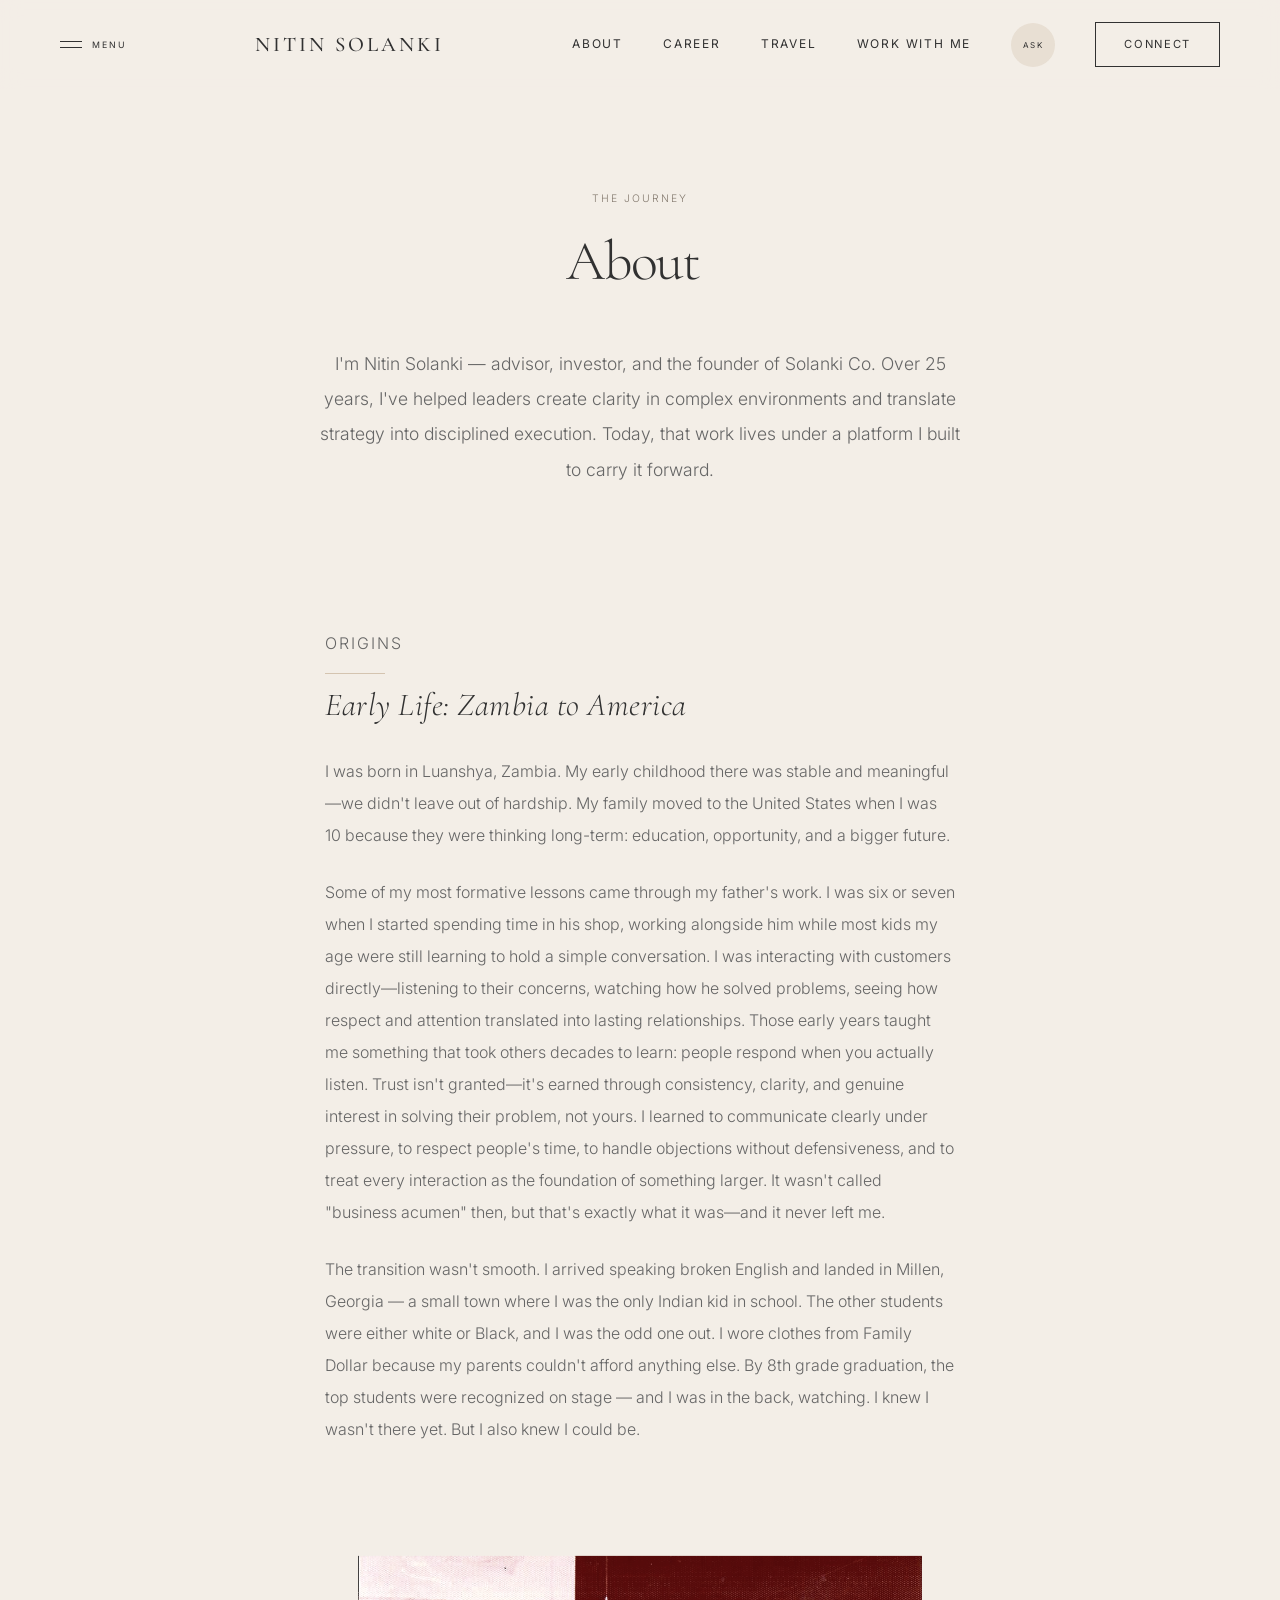
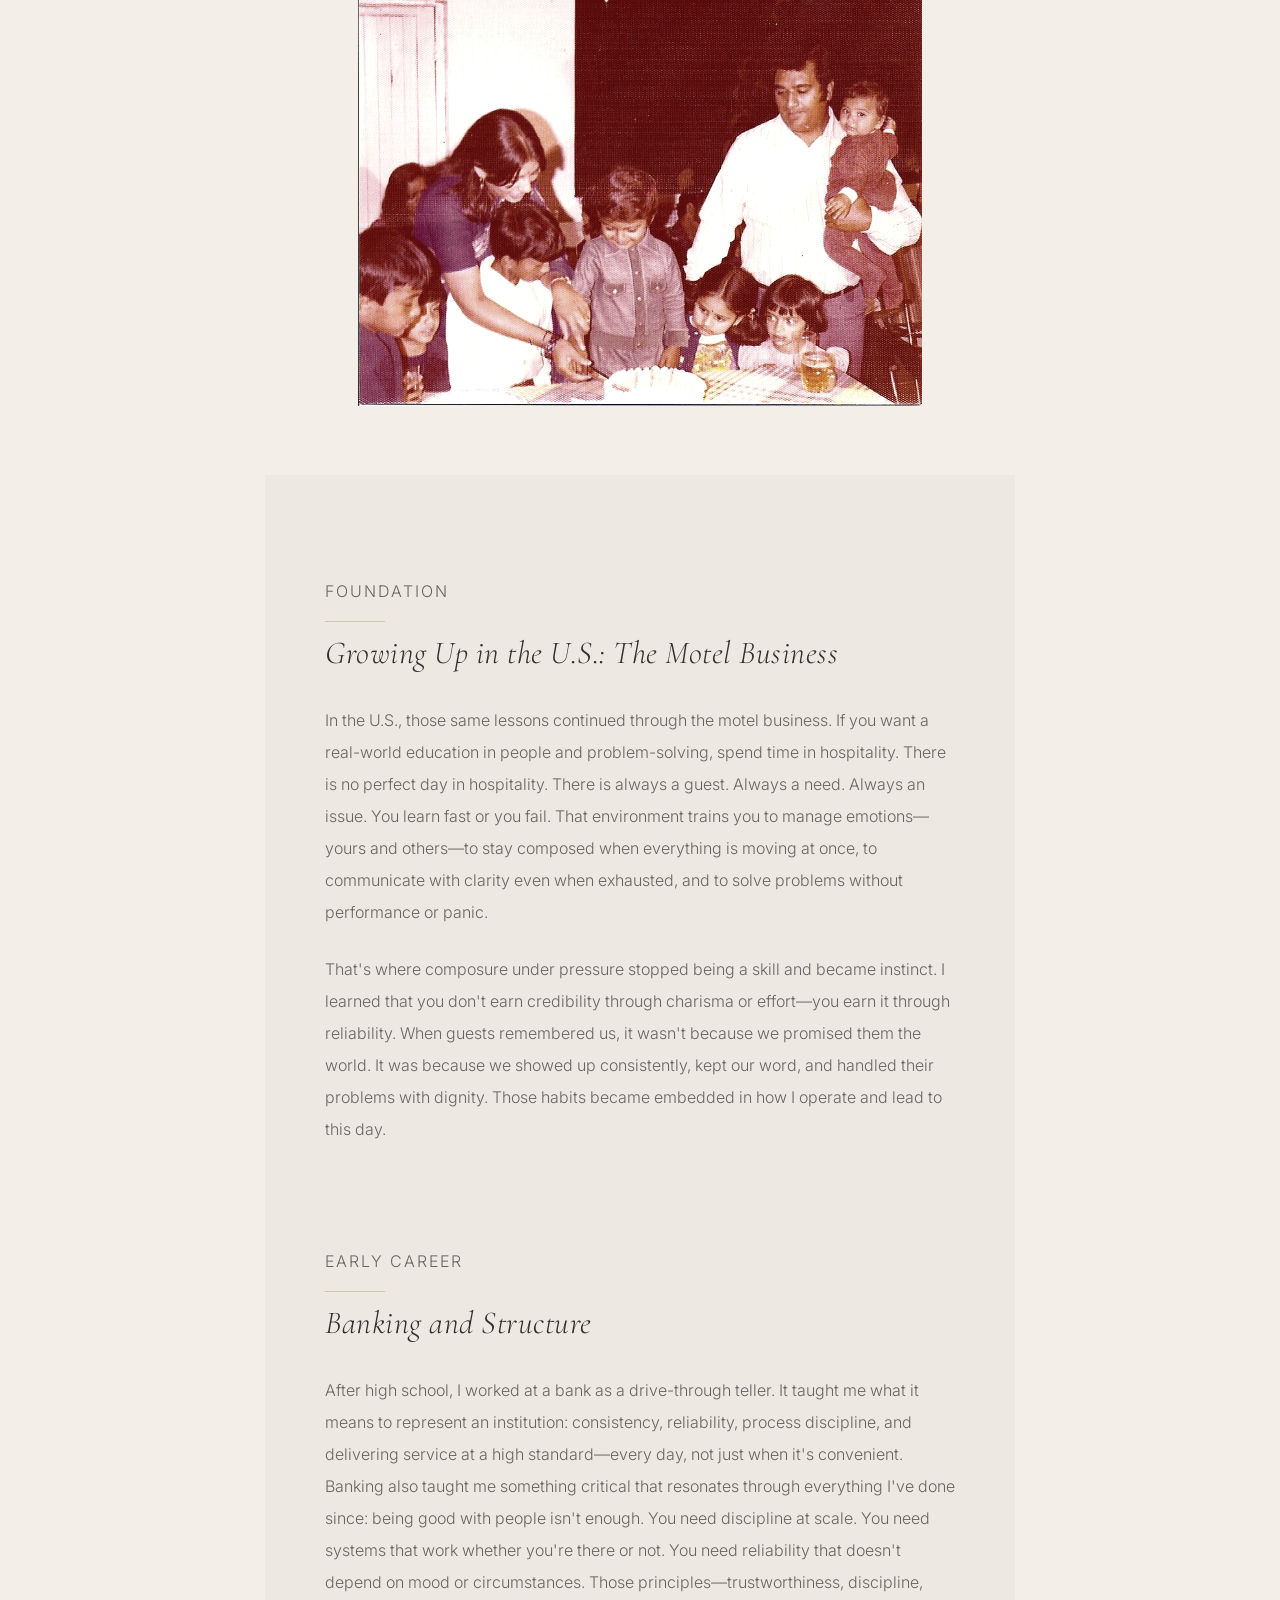
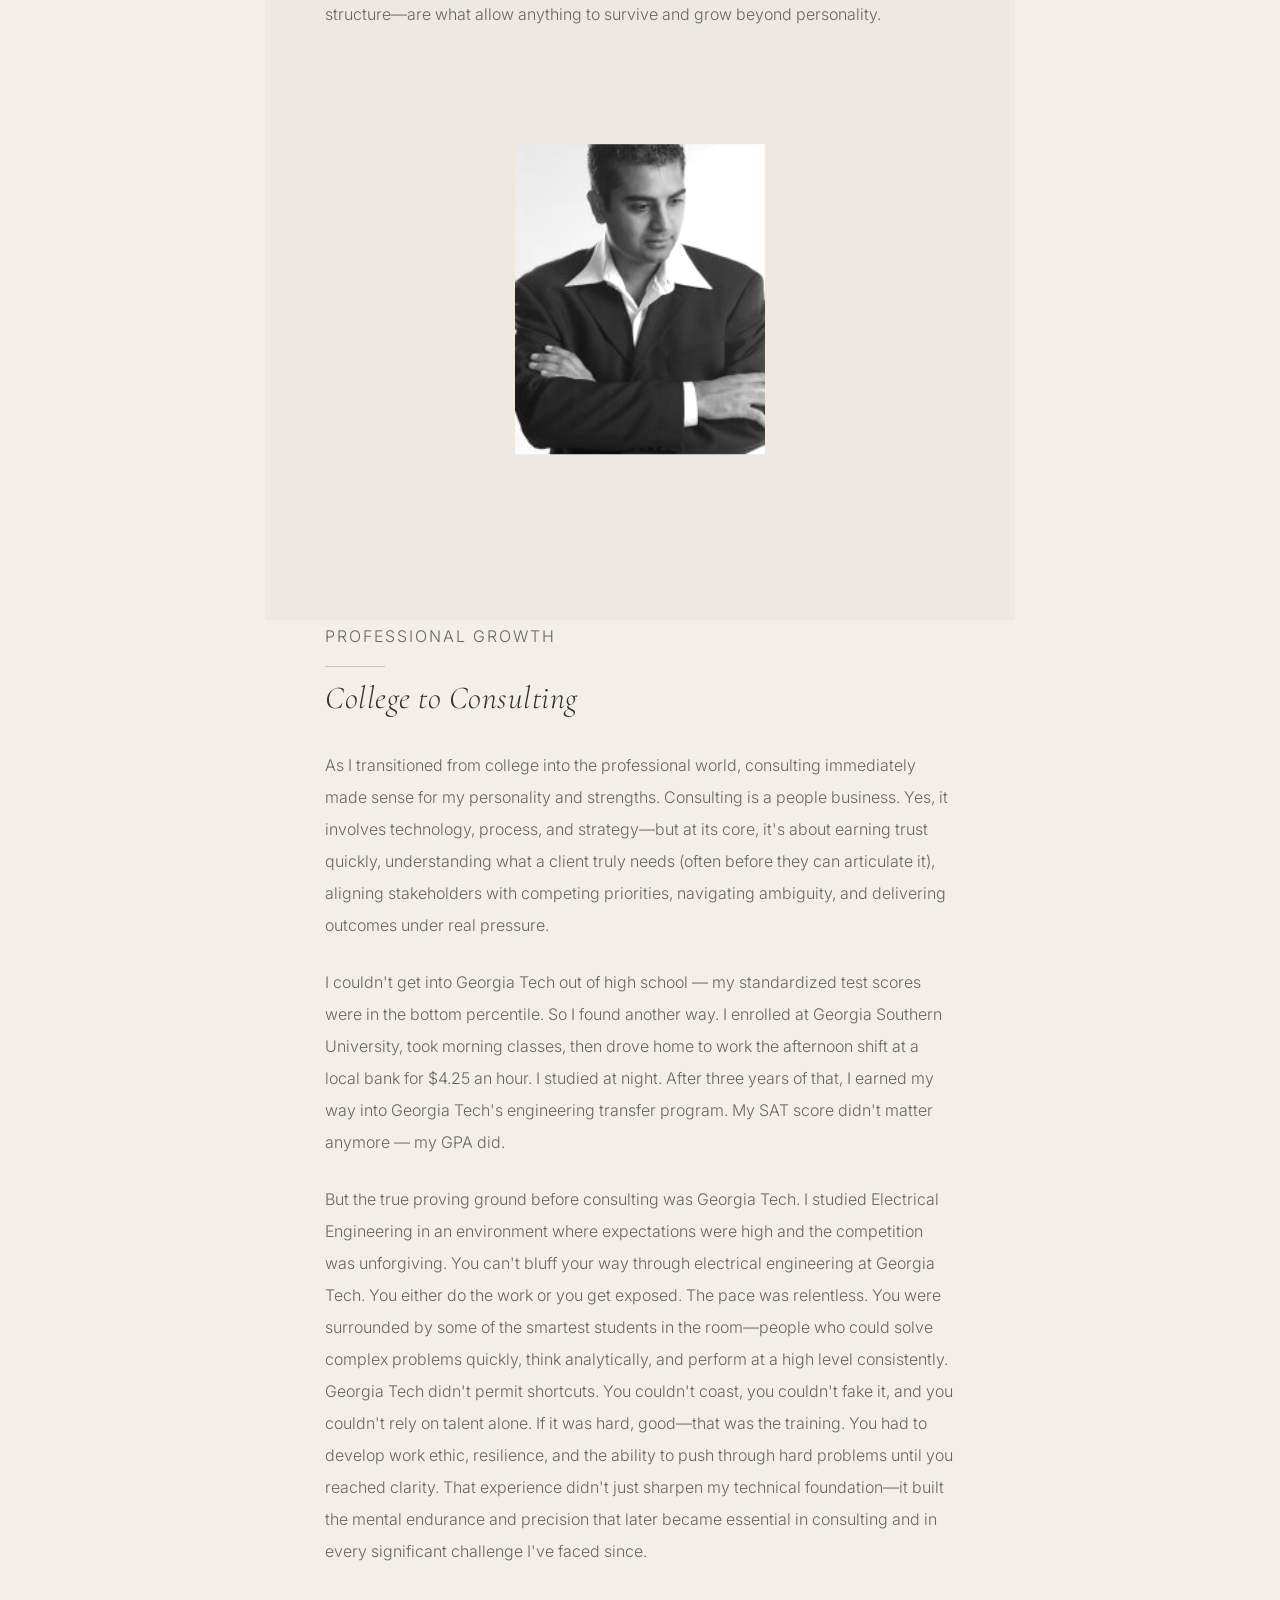
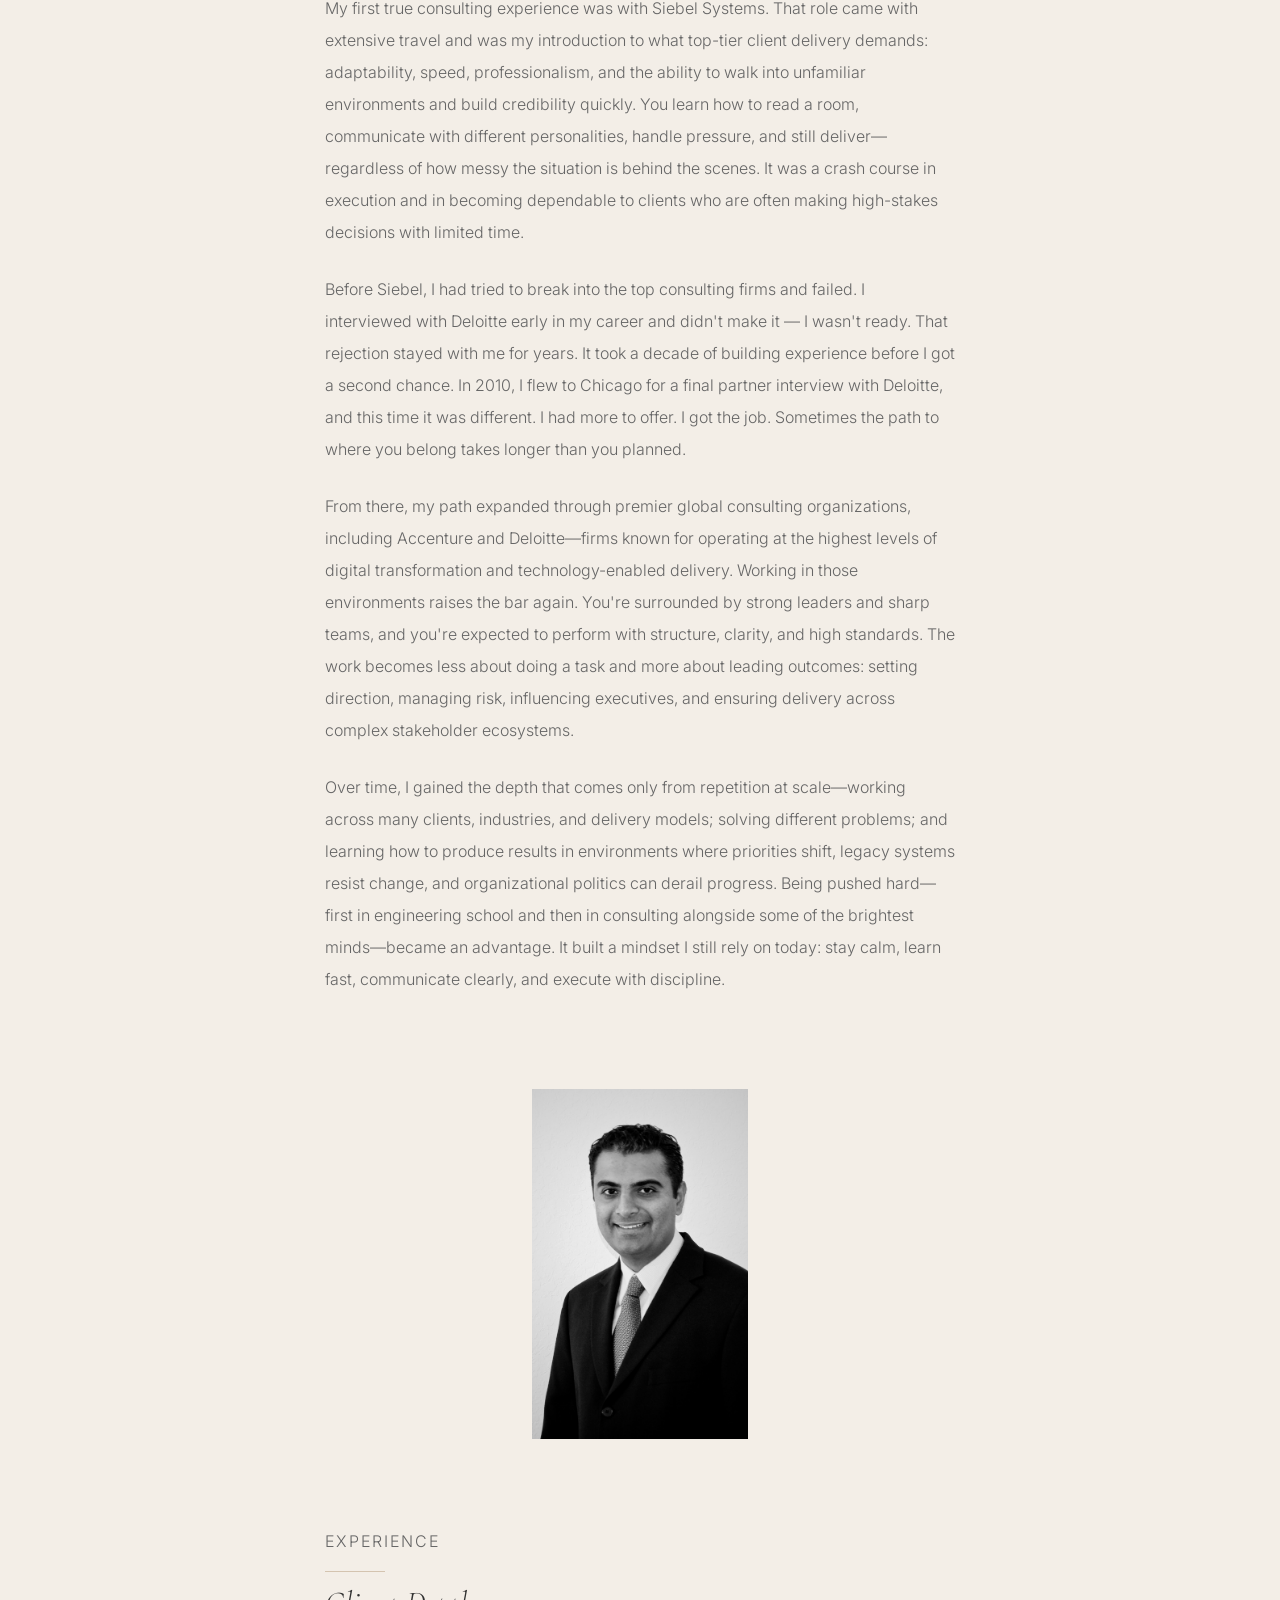
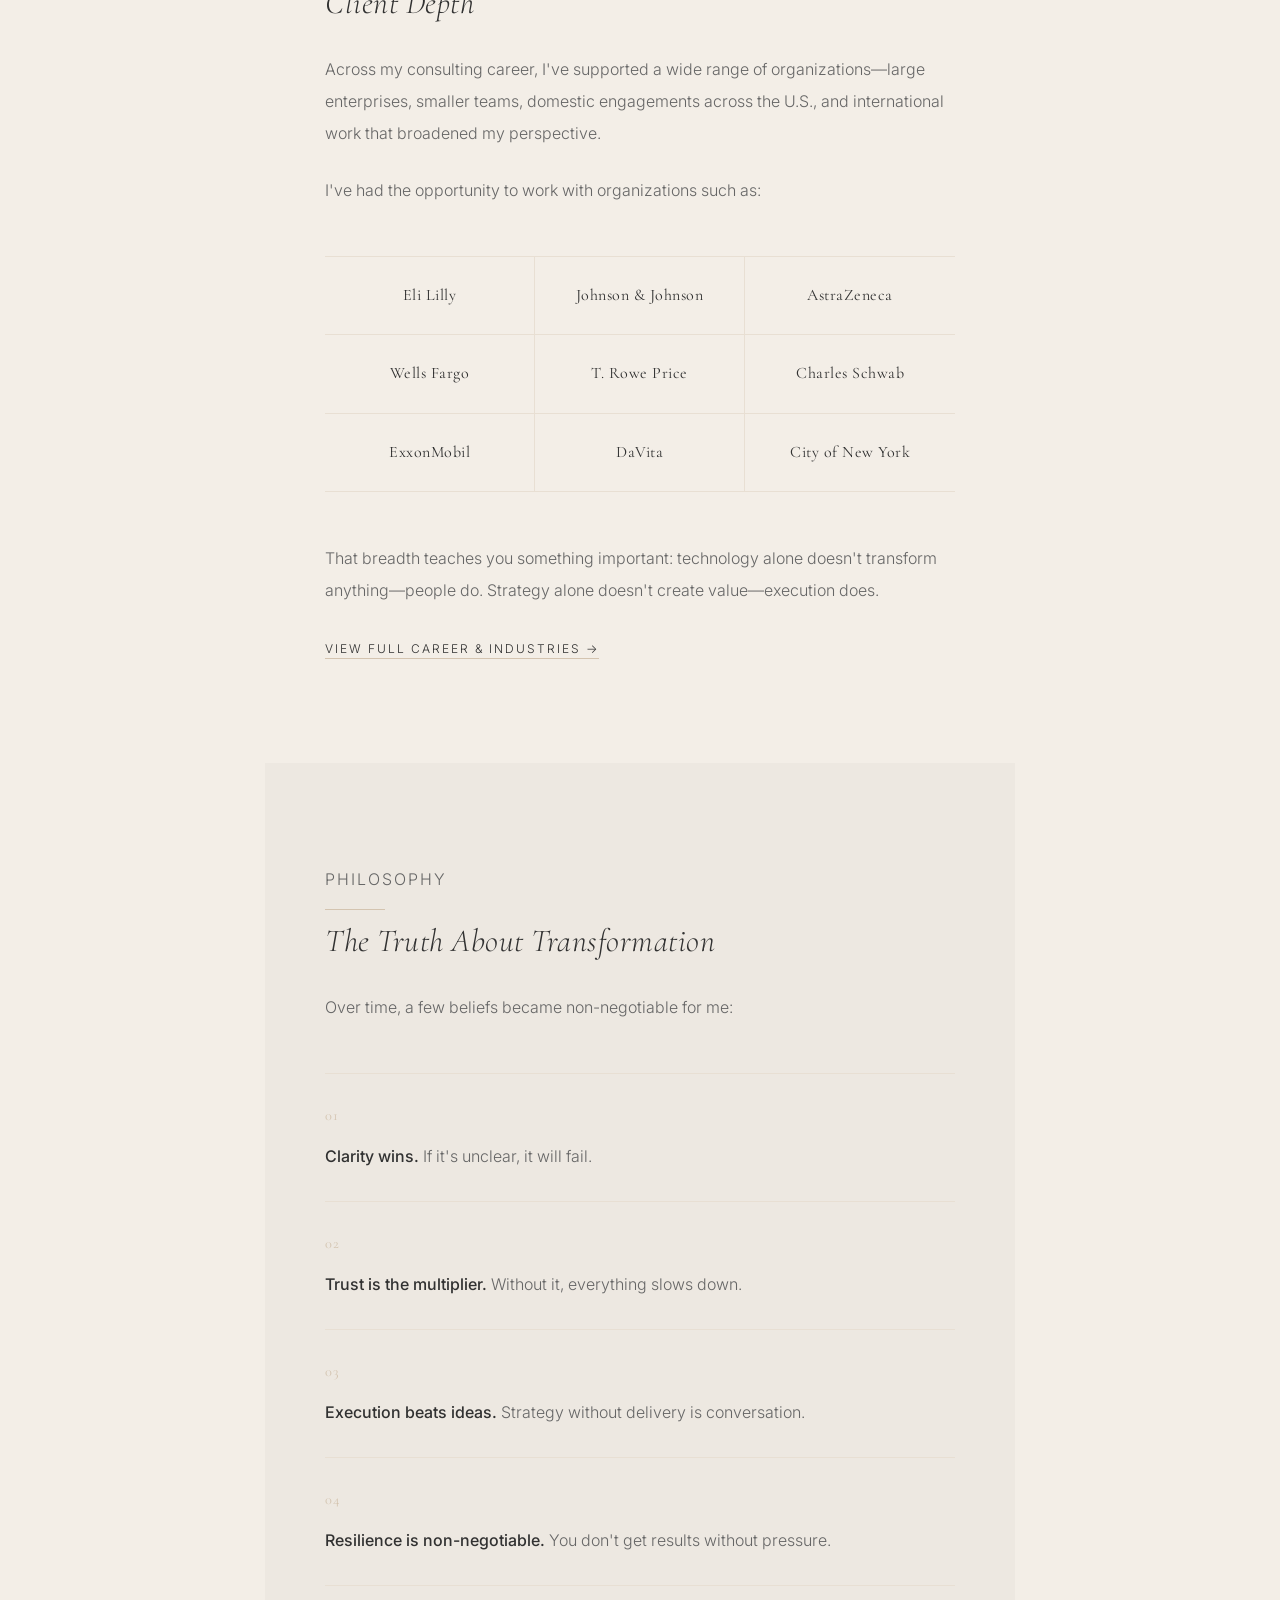
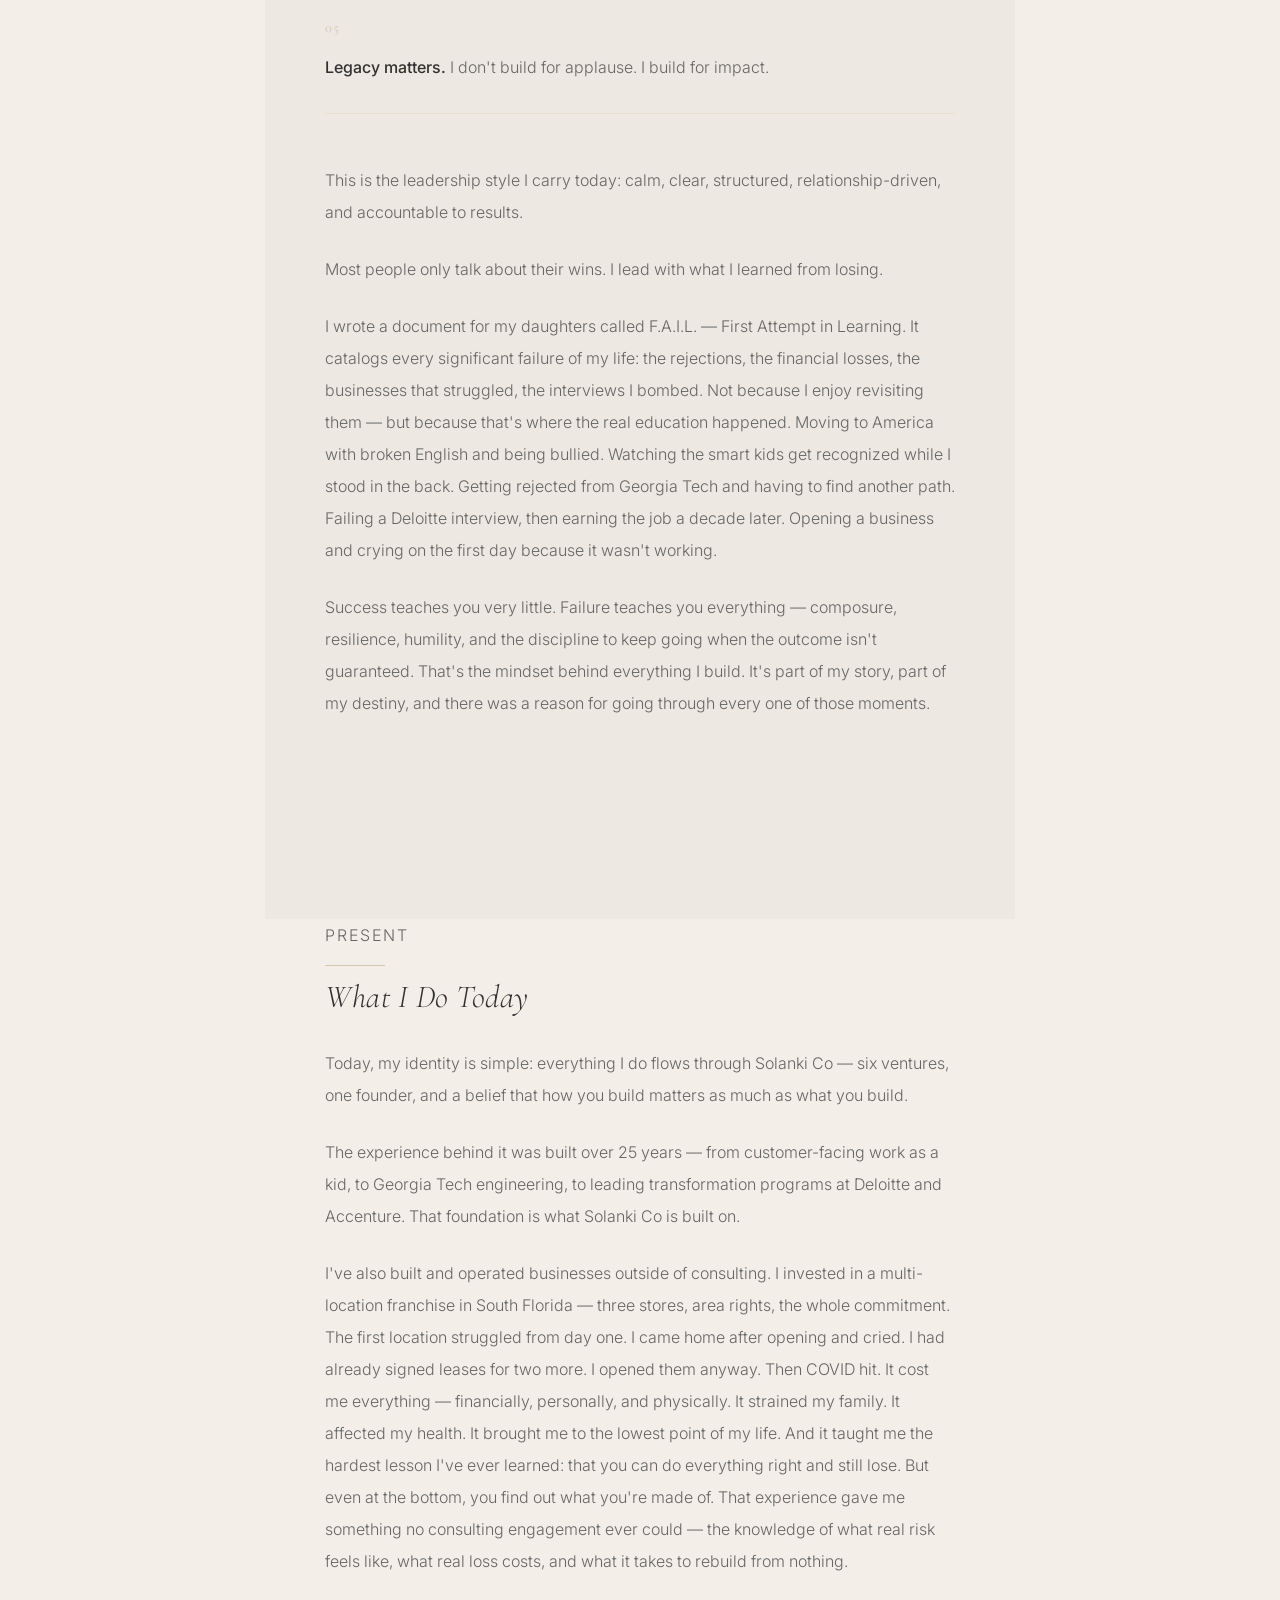
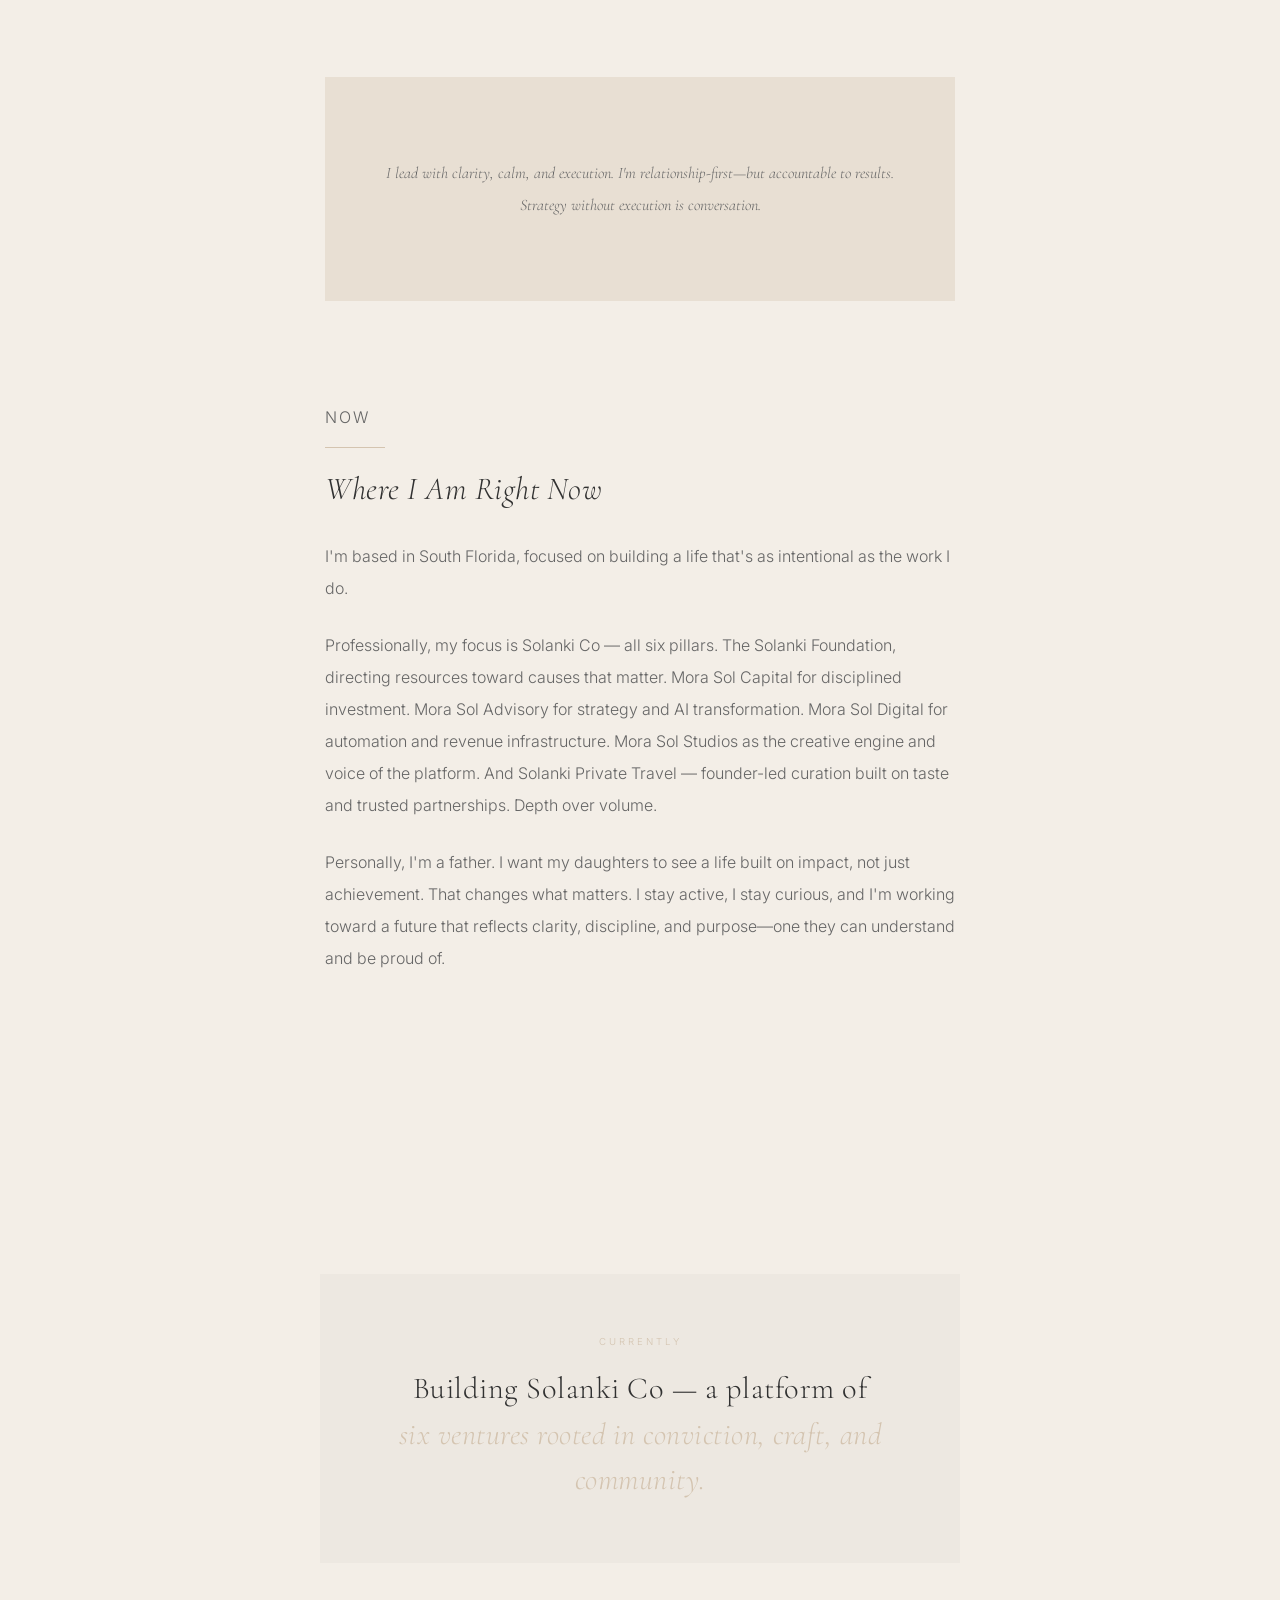
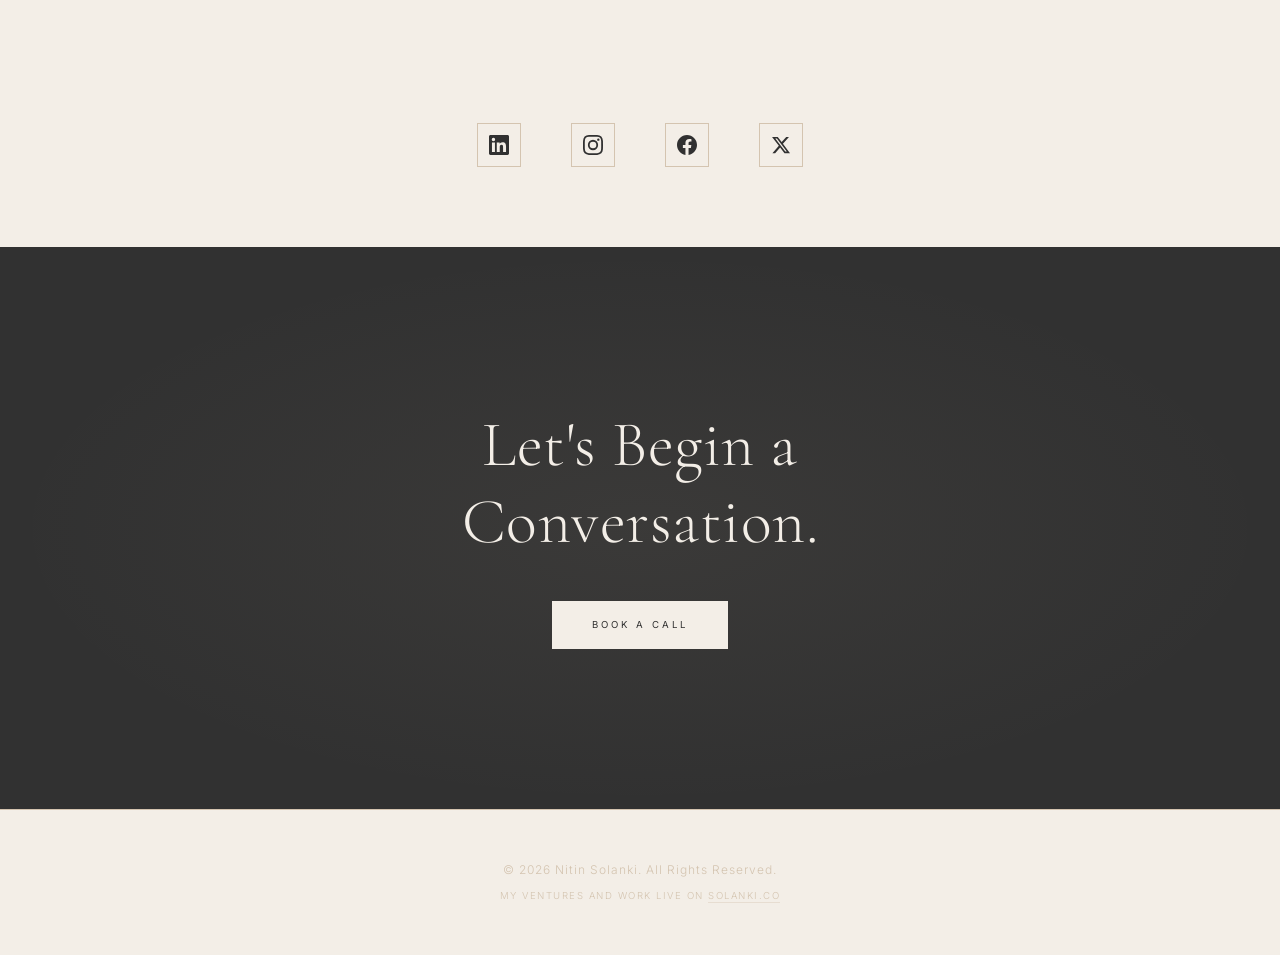
<file: about.html>
<!DOCTYPE html>
<html lang="en">
<head>
    <meta charset="UTF-8">
    <meta name="viewport" content="width=device-width, initial-scale=1.0">
    <title>About – Nitin Solanki</title>
    <meta name="description" content="From Zambia to America, from engineering to entrepreneurship — the journey of Nitin Solanki. Advisor, investor, and founder of Solanki Co. 25+ years of global experience.">
    <meta property="og:title" content="About – Nitin Solanki">
    <meta property="og:description" content="From Zambia to America, from engineering to entrepreneurship — the journey of Nitin Solanki.">
    <meta property="og:type" content="website">
    <meta name="twitter:card" content="summary_large_image">
    <meta name="twitter:title" content="About – Nitin Solanki">
    <meta name="twitter:description" content="From Zambia to America, from engineering to entrepreneurship — the journey of Nitin Solanki.">
    <meta name="twitter:image" content="https://www.nitinsolanki.com/images/hero.jpg">
    <meta name="robots" content="index, follow">
    <meta property="og:url" content="https://www.nitinsolanki.com/about.html">
    <meta property="og:image" content="https://www.nitinsolanki.com/images/hero.jpg">
    <link rel="canonical" href="https://www.nitinsolanki.com/about.html">
    <link rel="icon" type="image/svg+xml" href="favicon.svg">
    <link rel="preconnect" href="https://fonts.googleapis.com">
    <link rel="preconnect" href="https://fonts.gstatic.com" crossorigin>
    <link href="https://fonts.googleapis.com/css2?family=Cormorant+Garamond:ital,wght@0,300;0,400;0,500;0,600;1,300;1,400&family=Inter:wght@300;400;500&display=swap" rel="stylesheet">
    <meta name="theme-color" content="#F3EEE7">
    <link rel="stylesheet" href="shared.css">
    <script type="application/ld+json">
    {
      "@context": "https://schema.org",
      "@type": "AboutPage",
      "name": "About Nitin Solanki",
      "url": "https://www.nitinsolanki.com/about.html",
      "description": "From Zambia to America, from engineering to entrepreneurship — the journey of Nitin Solanki.",
      "mainEntity": {
        "@type": "Person",
        "name": "Nitin Solanki",
        "url": "https://www.nitinsolanki.com",
        "birthPlace": { "@type": "Place", "name": "Luanshya, Zambia" },
        "nationality": "American",
        "alumniOf": [
          { "@type": "CollegeOrUniversity", "name": "Georgia Institute of Technology" },
          { "@type": "EducationalOrganization", "name": "Harvard Business School Online" }
        ]
      }
    }
    </script>
    <style>
        

        /* ===== PAGE HERO (Mobile First) ===== */
        .page-hero {
            margin-top: 70px;
            padding: 60px 20px 40px;
            text-align: center;
        }

        .eyebrow {
            font-family: 'Inter', sans-serif;
            font-size: 0.6rem;
            font-weight: 300;
            letter-spacing: 2px;
            text-transform: uppercase;
            color: #847A6F;
            margin-bottom: 15px;
            display: block;
        }

        .page-title {
            font-size: 2.5rem;
            font-weight: 200;
            letter-spacing: -0.02em;
            margin-bottom: 25px;
            line-height: 1.2;
        }

        .page-subtitle {
            font-size: 1rem;
            font-weight: 300;
            color: #666;
            max-width: 600px;
            margin: 0 auto;
            line-height: 1.9;
        }

        /* ===== CONTENT (Mobile First) ===== */
        .content {
            max-width: 750px;
            margin: 0 auto;
            padding: 40px 20px 80px;
        }

        .section-block {
            margin-bottom: 60px;
        }

        .section-label {
            font-family: 'Inter', sans-serif;
            font-size: 0.6rem;
            font-weight: 300;
            letter-spacing: 2px;
            text-transform: uppercase;
            color: #847A6F;
            margin-bottom: 15px;
        }

        .section-heading {
            font-family: 'Cormorant Garamond', Georgia, serif;
            font-size: 1.6rem;
            font-weight: 300;
            font-style: italic;
            letter-spacing: 0.5px;
            margin-bottom: 25px;
            color: var(--primary-text);
            line-height: 1.3;
        }

        .content p {
            font-size: 0.95rem;
            font-weight: 300;
            line-height: 1.9;
            color: #666;
            margin-bottom: 20px;
        }

        .content p:last-child {
            margin-bottom: 0;
        }

        /* ===== FEATURED IMAGE (Mobile First) ===== */
        .featured-image {
            width: 100%;
            margin: 50px 0;
            object-fit: contain;
            filter: grayscale(40%) brightness(1.02);
            transition: filter 0.6s cubic-bezier(0.4, 0, 0.2, 1);
        }

        .featured-image:hover {
            filter: grayscale(0%) brightness(1);
        }

        .featured-image.portrait {
            max-width: 200px;
            margin: 50px auto;
            display: block;
        }

        /* ===== BELIEFS LIST (Mobile First) ===== */
        .beliefs-list {
            margin: 35px 0;
        }

        .belief-item {
            padding: 20px 0;
            border-bottom: 1px solid var(--soft-sand);
        }

        .belief-item:first-child {
            border-top: 1px solid var(--soft-sand);
        }

        .belief-number {
            font-family: 'Cormorant Garamond', Georgia, serif;
            font-size: 0.85rem;
            font-weight: 400;
            color: var(--warm-taupe);
            margin-bottom: 10px;
            letter-spacing: 1px;
        }

        .belief-text {
            font-size: 0.95rem;
            font-weight: 300;
            color: #666;
            line-height: 1.8;
        }

        .belief-text strong {
            font-weight: 500;
            color: var(--primary-text);
        }

        /* ===== CLIENT LIST (Mobile First) ===== */
        .client-list {
            display: grid;
            grid-template-columns: 1fr;
            gap: 0;
            margin: 35px 0;
            border-top: 1px solid var(--soft-sand);
        }

        .client-item {
            font-family: 'Cormorant Garamond', Georgia, serif;
            font-size: 1rem;
            font-weight: 400;
            color: var(--primary-text);
            padding: 18px 15px;
            text-align: center;
            border-bottom: 1px solid var(--soft-sand);
            letter-spacing: 0.5px;
        }

        /* ===== QUOTE BLOCK (Mobile First) ===== */
        .quote-block {
            background: var(--soft-sand);
            padding: 50px 25px;
            margin: 60px 0;
            text-align: center;
        }

        .quote-text {
            font-family: 'Cormorant Garamond', Georgia, serif;
            font-size: 1.15rem;
            font-weight: 300;
            font-style: italic;
            color: var(--primary-text);
            line-height: 1.9;
            max-width: 600px;
            margin: 0 auto;
        }

        /* ===== SOCIAL LINKS (Mobile First) ===== */
        .social-section {
            padding: 50px 20px;
            display: flex;
            flex-wrap: wrap;
            justify-content: center;
            gap: 16px;
            background: var(--primary-bg);
        }

        .social-icon {
            width: 44px;
            height: 44px;
            display: flex;
            align-items: center;
            justify-content: center;
            border: 1px solid var(--warm-taupe);
            text-decoration: none;
            transition: all 0.2s cubic-bezier(0.4, 0, 0.2, 1);
        }

        .social-icon svg {
            width: 20px;
            height: 20px;
            fill: var(--primary-text);
            transition: fill 0.2s cubic-bezier(0.4, 0, 0.2, 1);
        }

        .social-icon:hover {
            background: var(--primary-text);
            border-color: var(--primary-text);
            transform: scale(1.1);
        }

        .social-icon:hover svg {
            fill: var(--primary-bg);
        }

        

        /* ========================================
           TABLET STYLES (min-width: 768px)
           ======================================== */
        @media (min-width: 768px) {
            header {
                padding: 20px 40px;
                grid-template-columns: auto 1fr auto;
                gap: 20px;
            }

            .hamburger-label {
                display: block;
            }

            .logo {
                font-size: 1.2rem;
            }

            .reserve-btn {
                font-size: 0.65rem;
                padding: 11px 20px;
            }

            .nav-overlay nav a {
                font-size: 2.5rem;
            }

            .page-hero {
                margin-top: 80px;
                padding: 80px 40px 60px;
            }

            .page-title {
                font-size: 3rem;
            }

            .page-subtitle {
                font-size: 1.05rem;
            }

            .content {
                padding: 50px 40px 100px;
            }

            .section-block {
                margin-bottom: 80px;
            }

            .section-heading {
                font-size: 1.8rem;
            }

            .featured-image {
                margin: 60px 0;
            }

            .featured-image.portrait {
                max-width: 220px;
                margin: 60px auto;
            }

            .client-list {
                grid-template-columns: repeat(3, 1fr);
            }

            .client-item {
                border-right: 1px solid var(--soft-sand);
            }

            .client-item:nth-child(3n) {
                border-right: none;
            }

            .quote-block {
                padding: 70px 40px;
                margin: 80px 0;
            }

            .quote-text {
                font-size: 1.3rem;
            }

            .social-section {
                padding: 60px 40px;
                gap: 40px;
            }
        }

        /* ========================================
           DESKTOP STYLES (min-width: 1024px)
           ======================================== */
        @media (min-width: 1024px) {
            header {
                padding: 22px 60px;
                grid-template-columns: auto 1fr auto;
                gap: 20px;
            }

            .logo {
                font-size: 1.3rem;
                letter-spacing: 3px;
            }

            /* Show desktop nav on large screens */
            .desktop-nav {
                display: flex;
                align-items: center;
                gap: 40px;
                justify-self: end;
            }

            .desktop-nav a {
                color: var(--primary-text);
                text-decoration: none;
                font-size: 0.75rem;
                font-weight: 400;
                letter-spacing: 0.15em;
                text-transform: uppercase;
                transition: opacity 0.4s cubic-bezier(0.4, 0, 0.2, 1);
            }

            .desktop-nav a:hover {
                opacity: 0.5;
            }

            .desktop-nav .reserve-btn {
                font-size: 0.7rem;
                padding: 12px 28px;
                border-color: var(--primary-text);
            }

            /* Hide mobile CTA on desktop */
            .header-cta {
                display: none;
            }

            .hamburger-lines {
                width: 22px;
            }

            .nav-overlay nav a {
                font-size: 3rem;
            }

            .page-hero {
                margin-top: 90px;
                padding: 100px 60px 80px;
            }

            .eyebrow {
                font-size: 0.65rem;
                margin-bottom: 20px;
            }

            .page-title {
                font-size: 3.5rem;
                margin-bottom: 35px;
            }

            .page-subtitle {
                font-size: 1.1rem;
                line-height: 2;
                max-width: 650px;
            }

            .content {
                padding: 60px 60px 120px;
            }

            .section-block {
                margin-bottom: 100px;
            }

            .section-label {
                font-size: 0.65rem;
                margin-bottom: 20px;
            }

            .section-heading {
                font-size: 2rem;
                margin-bottom: 30px;
            }

            .content p {
                font-size: 1rem;
                line-height: 2;
                margin-bottom: 25px;
            }

            .featured-image {
                margin: 80px 0;
                max-height: 450px;
            }

            .featured-image.portrait {
                max-width: 250px;
                max-height: 350px;
                margin: 80px auto;
            }

            .beliefs-list {
                margin: 50px 0;
            }

            .belief-item {
                padding: 30px 0;
            }

            .belief-number {
                font-size: 0.9rem;
                margin-bottom: 12px;
            }

            .belief-text {
                font-size: 1rem;
                line-height: 1.9;
            }

            .client-list {
                margin: 50px 0;
            }

            .client-item {
                padding: 25px 15px;
            }

            .quote-block {
                padding: 80px 60px;
                margin: 100px 0;
            }

            .quote-text {
                font-size: 1.4rem;
                line-height: 2;
                max-width: 650px;
            }

            .social-section {
                padding: 80px 60px;
                gap: 50px;
            }

            footer {
                padding: 50px 60px;
                font-size: 0.75rem;
            }
        }

        /* ===== CURRENTLY CARD ===== */
        .now-section {
            padding: 60px 20px;
            display: flex;
            justify-content: center;
        }

        .now-card {
            background: #EDE8E1;
            padding: 48px 40px;
            text-align: center;
            max-width: 640px;
            width: 100%;
        }

        .now-eyebrow {
            font-family: 'Inter', sans-serif;
            font-size: 0.6rem;
            letter-spacing: 3px;
            text-transform: uppercase;
            color: var(--warm-taupe);
            margin-bottom: 16px;
        }

        .now-heading {
            font-family: 'Cormorant Garamond', Georgia, serif;
            font-size: 1.5rem;
            font-weight: 300;
            line-height: 1.5;
            color: var(--primary-text);
        }

        .now-heading em {
            font-style: italic;
            color: var(--warm-taupe);
        }

        @media (min-width: 768px) {
            .now-card { padding: 60px 50px; }
            .now-heading { font-size: 1.7rem; }
        }

        @media (min-width: 1024px) {
            .now-section { padding: 80px 60px; }
            .now-heading { font-size: 1.9rem; }
        }

        
    </style>
</head>
<body>
    <a href="#main-content" class="skip-to-content">Skip to content</a>
    

    <!-- Loading Screen -->
    <div class="loading-screen">
        <span class="loading-logo">Nitin Solanki</span>
        <div class="loading-line"></div>
    </div>

    <!-- Header - Aman Style: Hamburger (left) | Logo (center) | Reserve (right) -->
    <header>
        <button class="hamburger" aria-label="Toggle menu" aria-expanded="false">
            <div class="hamburger-lines">
                <span></span>
                <span></span>
            </div>
            <span class="hamburger-label">Menu</span>
        </button>
        <a href="index.html" class="logo">Nitin Solanki</a>
        <div class="header-cta">
            <a href="connect.html" class="reserve-btn">Connect</a>
        </div>
        <!-- Desktop Navigation -->
        <nav class="desktop-nav">
            <a href="about.html">About</a>
            <a href="career.html">Career</a>
            <a href="travel.html">Travel</a>
            <a href="workwithme.html">Work With Me</a>
            <a href="connect.html" class="reserve-btn">Connect</a>
        </nav>
    </header>

    <!-- Full-Screen Navigation Overlay -->
    <div class="nav-overlay">
        <nav>
            <a href="about.html">About</a>
            <a href="career.html">Career</a>
            <a href="travel.html">Travel</a>
            <a href="workwithme.html">Work With Me</a>
            <a href="connect.html">Connect</a>
        </nav>
        <div class="nav-social">
            <a href="https://www.linkedin.com/in/nitinsolanki" target="_blank" rel="noopener noreferrer">LinkedIn</a>
            <a href="https://www.instagram.com/nitinsolanki" target="_blank" rel="noopener noreferrer">Instagram</a>
            <a href="https://x.com/nitinsolanki" target="_blank" rel="noopener noreferrer">X</a>
        </div>
    </div>

    <!-- Page Hero -->
    <section class="page-hero fade-in" id="main-content">
        <span class="eyebrow">The Journey</span>
        <h1 class="page-title">About</h1>
        <p class="page-subtitle">
            I'm Nitin Solanki — advisor, investor, and the founder of Solanki Co. Over 25 years, I've helped leaders create clarity in complex environments and translate strategy into disciplined execution. Today, that work lives under a platform I built to carry it forward.
        </p>
    </section>

    <!-- Content -->
    <div class="content">

        <!-- Early Life -->
        <div class="section-block fade-in">
            <p class="section-label line-accent">Origins</p>
            <h2 class="section-heading">Early Life: Zambia to America</h2>
            <p>
                I was born in Luanshya, Zambia. My early childhood there was stable and meaningful—we didn't leave out of hardship. My family moved to the United States when I was 10 because they were thinking long-term: education, opportunity, and a bigger future.
            </p>
            <p>
                Some of my most formative lessons came through my father's work. I was six or seven when I started spending time in his shop, working alongside him while most kids my age were still learning to hold a simple conversation. I was interacting with customers directly—listening to their concerns, watching how he solved problems, seeing how respect and attention translated into lasting relationships. Those early years taught me something that took others decades to learn: people respond when you actually listen. Trust isn't granted—it's earned through consistency, clarity, and genuine interest in solving their problem, not yours. I learned to communicate clearly under pressure, to respect people's time, to handle objections without defensiveness, and to treat every interaction as the foundation of something larger. It wasn't called "business acumen" then, but that's exactly what it was—and it never left me.
            </p>
            <p>
                The transition wasn't smooth. I arrived speaking broken English and landed in Millen, Georgia — a small town where I was the only Indian kid in school. The other students were either white or Black, and I was the odd one out. I wore clothes from Family Dollar because my parents couldn't afford anything else. By 8th grade graduation, the top students were recognized on stage — and I was in the back, watching. I knew I wasn't there yet. But I also knew I could be.
            </p>
        </div>

        <img src="images/zambia.jpg" alt="Young Nitin in Zambia" class="featured-image fade-in">

        <!-- Tonal Zone -->
        <div class="tonal-zone">

        <!-- Growing Up -->
        <div class="section-block fade-in">
            <p class="section-label line-accent">Foundation</p>
            <h2 class="section-heading">Growing Up in the U.S.: The Motel Business</h2>
            <p>
                In the U.S., those same lessons continued through the motel business. If you want a real-world education in people and problem-solving, spend time in hospitality. There is no perfect day in hospitality. There is always a guest. Always a need. Always an issue. You learn fast or you fail. That environment trains you to manage emotions—yours and others—to stay composed when everything is moving at once, to communicate with clarity even when exhausted, and to solve problems without performance or panic.
            </p>
            <p>
                That's where composure under pressure stopped being a skill and became instinct. I learned that you don't earn credibility through charisma or effort—you earn it through reliability. When guests remembered us, it wasn't because we promised them the world. It was because we showed up consistently, kept our word, and handled their problems with dignity. Those habits became embedded in how I operate and lead to this day.
            </p>
        </div>

        <!-- Early Work -->
        <div class="section-block fade-in">
            <p class="section-label line-accent">Early Career</p>
            <h2 class="section-heading">Banking and Structure</h2>
            <p>
                After high school, I worked at a bank as a drive-through teller. It taught me what it means to represent an institution: consistency, reliability, process discipline, and delivering service at a high standard—every day, not just when it's convenient. Banking also taught me something critical that resonates through everything I've done since: being good with people isn't enough. You need discipline at scale. You need systems that work whether you're there or not. You need reliability that doesn't depend on mood or circumstances. Those principles—trustworthiness, discipline, structure—are what allow anything to survive and grow beyond personality.
            </p>
        </div>

        <img src="images/early2002.jpg" alt="Nitin Solanki 2002" class="featured-image portrait fade-in">

        </div><!-- end tonal-zone -->

        <!-- Consulting -->
        <div class="section-block fade-in">
            <p class="section-label line-accent">Professional Growth</p>
            <h2 class="section-heading">College to Consulting</h2>
            <p>
                As I transitioned from college into the professional world, consulting immediately made sense for my personality and strengths. Consulting is a people business. Yes, it involves technology, process, and strategy—but at its core, it's about earning trust quickly, understanding what a client truly needs (often before they can articulate it), aligning stakeholders with competing priorities, navigating ambiguity, and delivering outcomes under real pressure.
            </p>
            <p>
                I couldn't get into Georgia Tech out of high school — my standardized test scores were in the bottom percentile. So I found another way. I enrolled at Georgia Southern University, took morning classes, then drove home to work the afternoon shift at a local bank for $4.25 an hour. I studied at night. After three years of that, I earned my way into Georgia Tech's engineering transfer program. My SAT score didn't matter anymore — my GPA did.
            </p>
            <p>
                But the true proving ground before consulting was Georgia Tech. I studied Electrical Engineering in an environment where expectations were high and the competition was unforgiving. You can't bluff your way through electrical engineering at Georgia Tech. You either do the work or you get exposed. The pace was relentless. You were surrounded by some of the smartest students in the room—people who could solve complex problems quickly, think analytically, and perform at a high level consistently. Georgia Tech didn't permit shortcuts. You couldn't coast, you couldn't fake it, and you couldn't rely on talent alone. If it was hard, good—that was the training. You had to develop work ethic, resilience, and the ability to push through hard problems until you reached clarity. That experience didn't just sharpen my technical foundation—it built the mental endurance and precision that later became essential in consulting and in every significant challenge I've faced since.
            </p>
            <p>
                My first true consulting experience was with Siebel Systems. That role came with extensive travel and was my introduction to what top-tier client delivery demands: adaptability, speed, professionalism, and the ability to walk into unfamiliar environments and build credibility quickly. You learn how to read a room, communicate with different personalities, handle pressure, and still deliver—regardless of how messy the situation is behind the scenes. It was a crash course in execution and in becoming dependable to clients who are often making high-stakes decisions with limited time.
            </p>
            <p>
                Before Siebel, I had tried to break into the top consulting firms and failed. I interviewed with Deloitte early in my career and didn't make it — I wasn't ready. That rejection stayed with me for years. It took a decade of building experience before I got a second chance. In 2010, I flew to Chicago for a final partner interview with Deloitte, and this time it was different. I had more to offer. I got the job. Sometimes the path to where you belong takes longer than you planned.
            </p>
            <p>
                From there, my path expanded through premier global consulting organizations, including Accenture and Deloitte—firms known for operating at the highest levels of digital transformation and technology-enabled delivery. Working in those environments raises the bar again. You're surrounded by strong leaders and sharp teams, and you're expected to perform with structure, clarity, and high standards. The work becomes less about doing a task and more about leading outcomes: setting direction, managing risk, influencing executives, and ensuring delivery across complex stakeholder ecosystems.
            </p>
            <p>
                Over time, I gained the depth that comes only from repetition at scale—working across many clients, industries, and delivery models; solving different problems; and learning how to produce results in environments where priorities shift, legacy systems resist change, and organizational politics can derail progress. Being pushed hard—first in engineering school and then in consulting alongside some of the brightest minds—became an advantage. It built a mindset I still rely on today: stay calm, learn fast, communicate clearly, and execute with discipline.
            </p>
        </div>

        <img src="images/professional2010.jpg" alt="Nitin Solanki 2010" class="featured-image portrait fade-in">

        <!-- Clients -->
        <div class="section-block fade-in">
            <p class="section-label line-accent">Experience</p>
            <h2 class="section-heading">Client Depth</h2>
            <p>
                Across my consulting career, I've supported a wide range of organizations—large enterprises, smaller teams, domestic engagements across the U.S., and international work that broadened my perspective.
            </p>
            <p>
                I've had the opportunity to work with organizations such as:
            </p>
            <div class="client-list">
                <span class="client-item stagger-item">Eli Lilly</span>
                <span class="client-item stagger-item">Johnson & Johnson</span>
                <span class="client-item stagger-item">AstraZeneca</span>
                <span class="client-item stagger-item">Wells Fargo</span>
                <span class="client-item stagger-item">T. Rowe Price</span>
                <span class="client-item stagger-item">Charles Schwab</span>
                <span class="client-item stagger-item">ExxonMobil</span>
                <span class="client-item stagger-item">DaVita</span>
                <span class="client-item stagger-item">City of New York</span>
            </div>
            <p>
                That breadth teaches you something important: technology alone doesn't transform anything—people do. Strategy alone doesn't create value—execution does.
            </p>
            <p style="margin-top: 1.5rem;">
                <a href="career.html" style="font-size: 0.75rem; letter-spacing: 2px; text-transform: uppercase; color: var(--primary-text); text-decoration: none; border-bottom: 1px solid var(--warm-taupe); padding-bottom: 2px; transition: color 0.3s cubic-bezier(0.4, 0, 0.2, 1);">View Full Career &amp; Industries →</a>
            </p>
        </div>

        <!-- Tonal Zone -->
        <div class="tonal-zone">

        <!-- Beliefs -->
        <div class="section-block fade-in">
            <p class="section-label line-accent">Philosophy</p>
            <h2 class="section-heading">The Truth About Transformation</h2>
            <p>
                Over time, a few beliefs became non-negotiable for me:
            </p>
            <div class="beliefs-list">
                <div class="belief-item stagger-item">
                    <div class="belief-number">01</div>
                    <div class="belief-text"><strong>Clarity wins.</strong> If it's unclear, it will fail.</div>
                </div>
                <div class="belief-item stagger-item">
                    <div class="belief-number">02</div>
                    <div class="belief-text"><strong>Trust is the multiplier.</strong> Without it, everything slows down.</div>
                </div>
                <div class="belief-item stagger-item">
                    <div class="belief-number">03</div>
                    <div class="belief-text"><strong>Execution beats ideas.</strong> Strategy without delivery is conversation.</div>
                </div>
                <div class="belief-item stagger-item">
                    <div class="belief-number">04</div>
                    <div class="belief-text"><strong>Resilience is non-negotiable.</strong> You don't get results without pressure.</div>
                </div>
                <div class="belief-item stagger-item">
                    <div class="belief-number">05</div>
                    <div class="belief-text"><strong>Legacy matters.</strong> I don't build for applause. I build for impact.</div>
                </div>
            </div>
            <p>
                This is the leadership style I carry today: calm, clear, structured, relationship-driven, and accountable to results.
            </p>
            <p>
                Most people only talk about their wins. I lead with what I learned from losing.
            </p>
            <p>
                I wrote a document for my daughters called F.A.I.L. — First Attempt in Learning. It catalogs every significant failure of my life: the rejections, the financial losses, the businesses that struggled, the interviews I bombed. Not because I enjoy revisiting them — but because that's where the real education happened. Moving to America with broken English and being bullied. Watching the smart kids get recognized while I stood in the back. Getting rejected from Georgia Tech and having to find another path. Failing a Deloitte interview, then earning the job a decade later. Opening a business and crying on the first day because it wasn't working.
            </p>
            <p>
                Success teaches you very little. Failure teaches you everything — composure, resilience, humility, and the discipline to keep going when the outcome isn't guaranteed. That's the mindset behind everything I build. It's part of my story, part of my destiny, and there was a reason for going through every one of those moments.
        </div>

        </div><!-- end tonal-zone -->

        <!-- Today -->
        <div class="section-block fade-in">
            <p class="section-label line-accent">Present</p>
            <h2 class="section-heading">What I Do Today</h2>
            <p>
                Today, my identity is simple: everything I do flows through Solanki Co — six ventures, one founder, and a belief that how you build matters as much as what you build.
            </p>
            <p>
                The experience behind it was built over 25 years — from customer-facing work as a kid, to Georgia Tech engineering, to leading transformation programs at Deloitte and Accenture. That foundation is what Solanki Co is built on.
            </p>
            <p>
                I've also built and operated businesses outside of consulting. I invested in a multi-location franchise in South Florida — three stores, area rights, the whole commitment. The first location struggled from day one. I came home after opening and cried. I had already signed leases for two more. I opened them anyway. Then COVID hit. It cost me everything — financially, personally, and physically. It strained my family. It affected my health. It brought me to the lowest point of my life. And it taught me the hardest lesson I've ever learned: that you can do everything right and still lose. But even at the bottom, you find out what you're made of. That experience gave me something no consulting engagement ever could — the knowledge of what real risk feels like, what real loss costs, and what it takes to rebuild from nothing.
            </p>
        </div>

        <!-- Leadership Quote -->
        <div class="quote-block fade-in">
            <p class="quote-text">
                I lead with clarity, calm, and execution. I'm relationship-first—but accountable to results. Strategy without execution is conversation.
            </p>
        </div>

        <!-- Now Section -->
        <div class="section-block fade-in">
            <p class="section-label line-accent">Now</p>
            <h2 class="section-heading" style="margin-top: 35px;">Where I Am Right Now</h2>
            <p>
                I'm based in South Florida, focused on building a life that's as intentional as the work I do.
            </p>
            <p>
                Professionally, my focus is Solanki Co — all six pillars. The Solanki Foundation, directing resources toward causes that matter. Mora Sol Capital for disciplined investment. Mora Sol Advisory for strategy and AI transformation. Mora Sol Digital for automation and revenue infrastructure. Mora Sol Studios as the creative engine and voice of the platform. And Solanki Private Travel — founder-led curation built on taste and trusted partnerships. Depth over volume.
            </p>
            <p>
                Personally, I'm a father. I want my daughters to see a life built on impact, not just achievement. That changes what matters. I stay active, I stay curious, and I'm working toward a future that reflects clarity, discipline, and purpose—one they can understand and be proud of.
            </p>
        </div>

    </div>

    <!-- Currently Card -->
    <section class="now-section">
        <div class="now-card fade-in">
            <div class="now-eyebrow">Currently</div>
            <h3 class="now-heading">Building Solanki Co — a platform of<br><em>six ventures rooted in conviction, craft, and community.</em></h3>
        </div>
    </section>

    <!-- Social Links -->
    <section class="social-section">
        <a href="https://www.linkedin.com/in/nitinsolanki" target="_blank" rel="noopener noreferrer" class="social-icon" aria-label="LinkedIn">
            <svg viewBox="0 0 24 24"><path d="M20.447 20.452h-3.554v-5.569c0-1.328-.027-3.037-1.852-3.037-1.853 0-2.136 1.445-2.136 2.939v5.667H9.351V9h3.414v1.561h.046c.477-.9 1.637-1.85 3.37-1.85 3.601 0 4.267 2.37 4.267 5.455v6.286zM5.337 7.433a2.062 2.062 0 01-2.063-2.065 2.064 2.064 0 112.063 2.065zm1.782 13.019H3.555V9h3.564v11.452zM22.225 0H1.771C.792 0 0 .774 0 1.729v20.542C0 23.227.792 24 1.771 24h20.451C23.2 24 24 23.227 24 22.271V1.729C24 .774 23.2 0 22.222 0h.003z"/></svg>
        </a>
        <a href="https://www.instagram.com/nitinsolanki" target="_blank" rel="noopener noreferrer" class="social-icon" aria-label="Instagram">
            <svg viewBox="0 0 24 24"><path d="M12 2.163c3.204 0 3.584.012 4.85.07 3.252.148 4.771 1.691 4.919 4.919.058 1.265.069 1.645.069 4.849 0 3.205-.012 3.584-.069 4.849-.149 3.225-1.664 4.771-4.919 4.919-1.266.058-1.644.07-4.85.07-3.204 0-3.584-.012-4.849-.07-3.26-.149-4.771-1.699-4.919-4.92-.058-1.265-.07-1.644-.07-4.849 0-3.204.013-3.583.07-4.849.149-3.227 1.664-4.771 4.919-4.919 1.266-.057 1.645-.069 4.849-.069zM12 0C8.741 0 8.333.014 7.053.072 2.695.272.273 2.69.073 7.052.014 8.333 0 8.741 0 12c0 3.259.014 3.668.072 4.948.2 4.358 2.618 6.78 6.98 6.98C8.333 23.986 8.741 24 12 24c3.259 0 3.668-.014 4.948-.072 4.354-.2 6.782-2.618 6.979-6.98.059-1.28.073-1.689.073-4.948 0-3.259-.014-3.667-.072-4.947-.196-4.354-2.617-6.78-6.979-6.98C15.668.014 15.259 0 12 0zm0 5.838a6.162 6.162 0 100 12.324 6.162 6.162 0 000-12.324zM12 16a4 4 0 110-8 4 4 0 010 8zm6.406-11.845a1.44 1.44 0 100 2.881 1.44 1.44 0 000-2.881z"/></svg>
        </a>
        <a href="https://www.facebook.com/nitinsolanki" target="_blank" rel="noopener noreferrer" class="social-icon" aria-label="Facebook">
            <svg viewBox="0 0 24 24"><path d="M24 12.073c0-6.627-5.373-12-12-12s-12 5.373-12 12c0 5.99 4.388 10.954 10.125 11.854v-8.385H7.078v-3.47h3.047V9.43c0-3.007 1.792-4.669 4.533-4.669 1.312 0 2.686.235 2.686.235v2.953H15.83c-1.491 0-1.956.925-1.956 1.874v2.25h3.328l-.532 3.47h-2.796v8.385C19.612 23.027 24 18.062 24 12.073z"/></svg>
        </a>
        <a href="https://x.com/nitinsolanki" target="_blank" rel="noopener noreferrer" class="social-icon" aria-label="X">
            <svg viewBox="0 0 24 24"><path d="M18.244 2.25h3.308l-7.227 8.26 8.502 11.24H16.17l-5.214-6.817L4.99 21.75H1.68l7.73-8.835L1.254 2.25H8.08l4.713 6.231zm-1.161 17.52h1.833L7.084 4.126H5.117z"/></svg>
        </a>
    </section>

    <!-- Dark CTA -->
    <section class="dark-cta">
        <h2 class="fade-in">Let's Begin a<br>Conversation.</h2>
        <a href="connect.html" class="dark-cta-button fade-in">Book a Call</a>
    </section>

    <!-- Footer -->
    <footer>
        <p>&copy; 2026 Nitin Solanki. All Rights Reserved.</p>
        <p class="footer-relationship">My ventures and work live on <a href="https://solanki.co" target="_blank" rel="noopener noreferrer">solanki.co</a></p>
    </footer>

    <script>
        // ===== LOADING SCREEN =====
        window.addEventListener('load', function() {
            const loadingScreen = document.querySelector('.loading-screen');
            // Wait for logo animation to complete, then fade out
            setTimeout(function() {
                loadingScreen.classList.add('hidden');
            }, 1800);
        });

        // ===== SCROLL ANIMATIONS (Intersection Observer) =====
        const observerOptions = {
            root: null,
            rootMargin: '0px',
            threshold: 0.15
        };

        const animationObserver = new IntersectionObserver(function(entries) {
            entries.forEach(entry => {
                if (entry.isIntersecting) {
                    entry.target.classList.add('visible');
                    // Unobserve after animation triggers (one-time animation)
                    animationObserver.unobserve(entry.target);
                }
            });
        }, observerOptions);

        // Observe all animated elements
        document.querySelectorAll('.fade-in, .fade-in-left, .fade-in-right, .stagger-item').forEach(el => {
            animationObserver.observe(el);
        });

        // ===== HAMBURGER MENU =====
        const hamburger = document.querySelector('.hamburger');
        const navOverlay = document.querySelector('.nav-overlay');
        const navLinks = document.querySelectorAll('.nav-overlay nav a');

        hamburger.addEventListener('click', function() {
            this.classList.toggle('active');
            navOverlay.classList.toggle('active');
            document.body.classList.toggle('menu-open');

            // Update aria-expanded
            const isExpanded = this.classList.contains('active');
            this.setAttribute('aria-expanded', isExpanded);
        });

        // Close menu when clicking a link
        navLinks.forEach(link => {
            link.addEventListener('click', function() {
                hamburger.classList.remove('active');
                navOverlay.classList.remove('active');
                document.body.classList.remove('menu-open');
                hamburger.setAttribute('aria-expanded', 'false');
            });
        });

        // ===== HEADER SCROLL EFFECT =====
        window.addEventListener('scroll', function() {
            const header = document.querySelector('header');
            if (window.scrollY > 50) {
                header.classList.add('scrolled');
            } else {
                header.classList.remove('scrolled');
            }
        });

        // ===== PARALLAX EFFECT ON IMAGES =====
        const parallaxImages = document.querySelectorAll('.featured-image');

        function updateParallax() {
            parallaxImages.forEach(img => {
                const rect = img.getBoundingClientRect();
                const windowHeight = window.innerHeight;

                // Check if image is in viewport
                if (rect.top < windowHeight && rect.bottom > 0) {
                    // Calculate parallax offset (subtle movement)
                    const scrollPercent = (windowHeight - rect.top) / (windowHeight + rect.height);
                    const translateY = (scrollPercent - 0.5) * 30; // 30px max movement

                    img.style.transform = `translateY(${translateY}px)`;
                }
            });
        }

        // Throttled scroll handler for performance
        let ticking = false;
        window.addEventListener('scroll', function() {
            if (!ticking) {
                window.requestAnimationFrame(function() {
                    updateParallax();
                    ticking = false;
                });
                ticking = true;
            }
        });

        // Initial call
        updateParallax();

        // ===== CUSTOM CURSOR =====
        const cursor = document.createElement('div');
        cursor.classList.add('custom-cursor');
        document.body.appendChild(cursor);

        const cursorDot = document.createElement('div');
        cursorDot.classList.add('cursor-dot');
        document.body.appendChild(cursorDot);

        let cursorX = 0, cursorY = 0;
        let dotX = 0, dotY = 0;

        document.addEventListener('mousemove', function(e) {
            cursorX = e.clientX;
            cursorY = e.clientY;
            cursor.classList.add('visible');
            cursorDot.classList.add('visible');
        });

        function animateCursor() {
            dotX += (cursorX - dotX) * 0.15;
            dotY += (cursorY - dotY) * 0.15;

            cursor.style.left = cursorX + 'px';
            cursor.style.top = cursorY + 'px';
            cursorDot.style.left = dotX + 'px';
            cursorDot.style.top = dotY + 'px';

            requestAnimationFrame(animateCursor);
        }
        animateCursor();

        const hoverTargets = document.querySelectorAll('a, button, .belief-item, .client-item');
        hoverTargets.forEach(target => {
            target.addEventListener('mouseenter', () => cursor.classList.add('hover'));
            target.addEventListener('mouseleave', () => cursor.classList.remove('hover'));
        });

        document.addEventListener('mousedown', () => cursor.classList.add('click'));
        document.addEventListener('mouseup', () => cursor.classList.remove('click'));

        document.addEventListener('mouseleave', () => {
            cursor.classList.remove('visible');
            cursorDot.classList.remove('visible');
        });

        document.addEventListener('mouseenter', () => {
            cursor.classList.add('visible');
            cursorDot.classList.add('visible');
        });

        // ===== TEXT REVEAL ANIMATION SETUP =====
        function splitTextIntoWords(element) {
            const text = element.textContent;
            const words = text.split(' ');
            element.innerHTML = '';
            element.classList.add('word-reveal');

            words.forEach((word, index) => {
                const wordSpan = document.createElement('span');
                wordSpan.classList.add('word');
                const innerSpan = document.createElement('span');
                innerSpan.classList.add('word-inner');
                innerSpan.textContent = word;
                innerSpan.style.transitionDelay = (index * 0.08) + 's';
                wordSpan.appendChild(innerSpan);
                element.appendChild(wordSpan);
            });
        }

        function splitTextIntoChars(element) {
            const text = element.textContent;
            element.innerHTML = '';
            element.classList.add('char-reveal');

            text.split('').forEach((char, index) => {
                const charSpan = document.createElement('span');
                charSpan.classList.add('char');
                charSpan.textContent = char === ' ' ? '\u00A0' : char;
                charSpan.style.transitionDelay = (index * 0.03) + 's';
                element.appendChild(charSpan);
            });
        }

        // Apply text reveal to page title
        const pageTitleElement = document.querySelector('.page-title');
        const pageEyebrowElement = document.querySelector('.page-hero .eyebrow');

        if (pageTitleElement) {
            splitTextIntoWords(pageTitleElement);
        }

        if (pageEyebrowElement) {
            splitTextIntoChars(pageEyebrowElement);
        }

        // Apply text reveal to section headings
        document.querySelectorAll('.section-heading').forEach(heading => {
            heading.classList.add('text-reveal');
            const inner = document.createElement('span');
            inner.classList.add('text-reveal-inner');
            inner.textContent = heading.textContent;
            heading.textContent = '';
            heading.appendChild(inner);
        });

        // Enhanced observer for new animation classes
        const revealObserver = new IntersectionObserver(function(entries) {
            entries.forEach(entry => {
                if (entry.isIntersecting) {
                    entry.target.classList.add('visible');
                    revealObserver.unobserve(entry.target);
                }
            });
        }, { threshold: 0.2 });

        document.querySelectorAll('.text-reveal, .word-reveal, .char-reveal, .line-accent, .section-divider, .fade-blur').forEach(el => {
            revealObserver.observe(el);
        });
    </script>

    <!-- AI Chat Widget -->
    <script src="chat-widget.js" defer></script>

</body>
</html>
</file>
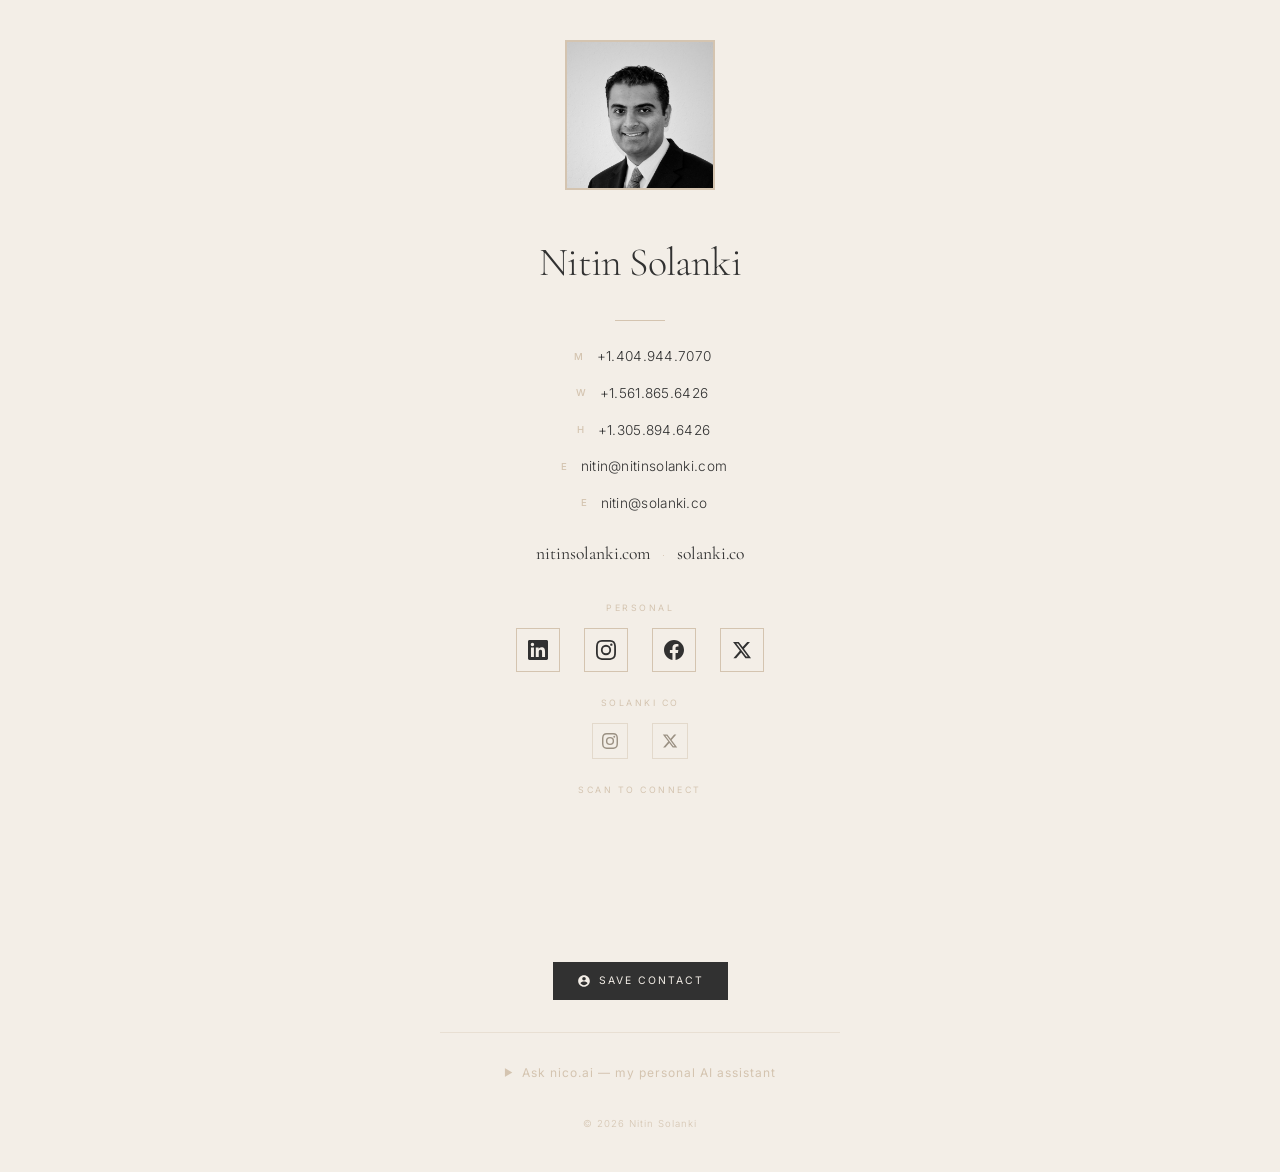
<file: card.html>
<!DOCTYPE html>
<html lang="en">
<head>
    <meta charset="UTF-8">
    <meta name="viewport" content="width=device-width, initial-scale=1.0">
    <title>Nitin Solanki – Contact Card</title>
    <meta name="description" content="Contact Nitin Solanki — advisor, investor, and founder of Solanki Co. Connect via LinkedIn, email, or phone. Based in Palm Beach, FL.">
    <meta name="robots" content="index, follow">
    <meta property="og:title" content="Nitin Solanki – Contact Card">
    <meta property="og:description" content="Contact Nitin Solanki — advisor, investor, and founder of Solanki Co. Connect via LinkedIn, email, or phone. Based in Palm Beach, FL.">
    <meta property="og:type" content="website">
    <meta property="og:url" content="https://www.nitinsolanki.com/card">
    <meta property="og:image" content="https://www.nitinsolanki.com/images/professional2010.jpg">
    <meta name="twitter:card" content="summary">
    <meta name="twitter:title" content="Nitin Solanki – Contact Card">
    <meta name="twitter:description" content="Contact Nitin Solanki — advisor, investor, and founder of Solanki Co. Connect via LinkedIn, email, or phone. Based in Palm Beach, FL.">
    <meta name="twitter:image" content="https://www.nitinsolanki.com/images/professional2010.jpg">
    <link rel="canonical" href="https://www.nitinsolanki.com/card">
    <link rel="icon" type="image/svg+xml" href="favicon.svg">
    <script type="application/ld+json">
    {
      "@context": "https://schema.org",
      "@type": "Person",
      "name": "Nitin Solanki",
      "url": "https://www.nitinsolanki.com",
      "jobTitle": "Advisor, Investor & Founder",
      "worksFor": { "@type": "Organization", "name": "Solanki Co" },
      "image": "https://www.nitinsolanki.com/images/professional2010.jpg",
      "sameAs": [
        "https://www.linkedin.com/in/nitinsolanki",
        "https://www.instagram.com/nitinsolanki",
        "https://www.facebook.com/nitinsolanki",
        "https://x.com/nitinsolanki"
      ],
      "telephone": "+1-404-944-7070",
      "email": "nitin@nitinsolanki.com"
    }
    </script>
    <link rel="preconnect" href="https://fonts.googleapis.com">
    <link rel="preconnect" href="https://fonts.gstatic.com" crossorigin>
    <link href="https://fonts.googleapis.com/css2?family=Cormorant+Garamond:ital,wght@0,300;0,400;0,500;0,600;1,300;1,400&family=Inter:wght@300;400;500&display=swap" rel="stylesheet">
    <style>
        :root {
            --primary-bg: #F3EEE7;
            --primary-text: #313131;
            --warm-taupe: #D4C4B0;
            --soft-sand: #E8DFD3;
        }

        * { margin: 0; padding: 0; box-sizing: border-box; }

        body {
            font-family: 'Inter', -apple-system, BlinkMacSystemFont, sans-serif;
            background-color: var(--primary-bg);
            color: var(--primary-text);
            line-height: 1.7;
            font-weight: 300;
            font-size: 16px;
            min-height: 100vh;
            display: flex;
            justify-content: center;
            align-items: center;
            padding: 40px 20px;
        }

        .card {
            width: 100%;
            max-width: 400px;
            text-align: center;
            opacity: 0;
            transform: translateY(20px);
            animation: cardIn 0.8s cubic-bezier(0.4, 0, 0.2, 1) 0.2s forwards;
        }

        @keyframes cardIn {
            to { opacity: 1; transform: translateY(0); }
        }

        /* — Headshot — */
        .headshot {
            width: 140px;
            height: 140px;
            border-radius: 0;
            object-fit: cover;
            object-position: center top;
            border: 2px solid var(--warm-taupe);
            margin-bottom: 30px;
        }

        /* — Name — */
        .card-name {
            font-family: 'Cormorant Garamond', Georgia, serif;
            font-size: 2.2rem;
            font-weight: 300;
            letter-spacing: -0.02em;
        }

        /* — Divider line — */
        .line {
            width: 50px;
            height: 1px;
            background: var(--warm-taupe);
            margin: 24px auto;
        }

        /* — Contact details — */
        .card-details {
            display: flex;
            flex-direction: column;
            gap: 0.85rem;
            margin-bottom: 24px;
        }

        .contact-row {
            display: flex;
            align-items: center;
            justify-content: center;
            gap: 0.75rem;
            font-size: 0.85rem;
            font-weight: 300;
            letter-spacing: 0.3px;
        }

        .detail-label {
            font-family: 'Inter', sans-serif;
            font-size: 0.6rem;
            font-weight: 500;
            letter-spacing: 1.5px;
            text-transform: uppercase;
            color: var(--warm-taupe);
            width: 16px;
            text-align: right;
            flex-shrink: 0;
        }

        .contact-row a {
            color: var(--primary-text);
            text-decoration: none;
            transition: opacity 0.3s cubic-bezier(0.4, 0, 0.2, 1);
        }

        .contact-row a:hover { opacity: 0.6; }

        .sep {
            color: var(--warm-taupe);
            margin: 0 8px;
            font-size: 0.65rem;
        }

        /* — Websites — */
        .websites {
            margin-bottom: 32px;
        }

        .website-link {
            font-family: 'Cormorant Garamond', Georgia, serif;
            font-size: 1.1rem;
            font-weight: 400;
            color: var(--primary-text);
            text-decoration: none;
            position: relative;
            transition: opacity 0.3s cubic-bezier(0.4, 0, 0.2, 1);
        }

        .website-link::after {
            content: '';
            position: absolute;
            bottom: -2px;
            left: 0;
            width: 0;
            height: 1px;
            background: var(--warm-taupe);
            transition: width 0.4s cubic-bezier(0.4, 0, 0.2, 1);
        }

        .website-link:hover::after { width: 100%; }
        .website-link:hover { opacity: 0.7; }

        /* — Social groups — */
        .social-group {
            margin-bottom: 24px;
        }

        .social-label {
            font-family: 'Inter', sans-serif;
            font-size: 0.55rem;
            font-weight: 400;
            letter-spacing: 2.5px;
            text-transform: uppercase;
            color: var(--warm-taupe);
            margin-bottom: 12px;
        }

        /* — Social icons — */
        .social-row {
            display: flex;
            justify-content: center;
            gap: 24px;
        }

        .social-icon {
            width: 44px;
            height: 44px;
            display: flex;
            align-items: center;
            justify-content: center;
            border: 1px solid var(--warm-taupe);
            transition: all 0.2s cubic-bezier(0.4, 0, 0.2, 1);
            transform: scale(1);
        }

        .social-icon svg {
            width: 20px;
            height: 20px;
            fill: var(--primary-text);
            transition: fill 0.2s cubic-bezier(0.4, 0, 0.2, 1);
        }

        .social-icon:hover {
            background: var(--primary-text);
            border-color: var(--primary-text);
            transform: scale(1.1);
        }

        .social-icon:hover svg { fill: var(--primary-bg); }

        /* Solanki Co variant — lighter border, smaller */
        .social-icon--co {
            width: 36px;
            height: 36px;
            border-color: rgba(212, 196, 176, 0.5);
        }

        .social-icon--co svg {
            width: 16px;
            height: 16px;
            fill: #9B9183;
        }

        .social-icon--co:hover {
            background: #9B9183;
            border-color: #9B9183;
            transform: scale(1.1);
        }

        .social-icon--co:hover svg { fill: var(--primary-bg); }

        /* — QR code — */
        .qr-section {
            margin-bottom: 32px;
        }

        .qr-label {
            font-size: 0.55rem;
            font-weight: 400;
            letter-spacing: 2.5px;
            text-transform: uppercase;
            color: var(--warm-taupe);
            margin-bottom: 12px;
        }

        .qr-code {
            width: 120px;
            height: 120px;
            margin: 0 auto;
            display: block;
        }

        /* — Save contact button — */
        .save-btn {
            display: inline-flex;
            align-items: center;
            justify-content: center;
            gap: 8px;
            padding: 12px 24px;
            background: var(--primary-text);
            color: var(--primary-bg);
            border: none;
            font-family: 'Inter', sans-serif;
            font-size: 0.65rem;
            font-weight: 400;
            letter-spacing: 2px;
            text-transform: uppercase;
            cursor: pointer;
            transition: opacity 0.3s cubic-bezier(0.4, 0, 0.2, 1);
            margin-bottom: 32px;
        }

        .save-btn:hover { opacity: 0.85; }

        .save-btn svg {
            width: 14px;
            height: 14px;
            fill: currentColor;
        }

        /* — Nico.AI — */
        .nico-cta {
            padding-top: 24px;
            border-top: 1px solid var(--soft-sand);
        }

        .nico-link {
            display: inline-flex;
            align-items: center;
            gap: 8px;
            font-size: 0.75rem;
            font-weight: 400;
            letter-spacing: 1px;
            color: var(--warm-taupe);
            text-decoration: none;
            transition: color 0.3s cubic-bezier(0.4, 0, 0.2, 1);
        }

        .nico-link:hover { color: var(--primary-text); }

        .nico-arrow { font-size: 0.6rem; }

        /* — Footer — */
        .card-footer {
            margin-top: 32px;
            font-size: 0.6rem;
            font-weight: 300;
            letter-spacing: 1px;
            color: var(--warm-taupe);
        }

        /* — Tablet+ — */
        @media (min-width: 768px) {
            .card-name { font-size: 2.5rem; }
            .headshot { width: 150px; height: 150px; }
        }
    </style>
</head>
<body>

<div class="card">

    <!-- Headshot -->
    <img src="images/professional2010.jpg" alt="Nitin Solanki" class="headshot">

    <!-- Name -->
    <h1 class="card-name">Nitin Solanki</h1>

    <div class="line"></div>

    <!-- Contact details -->
    <div class="card-details">
        <div class="contact-row">
            <span class="detail-label">m</span>
            <a href="tel:+14049447070">+1.404.944.7070</a>
        </div>
        <div class="contact-row">
            <span class="detail-label">w</span>
            <a href="tel:+15618656426">+1.561.865.6426</a>
        </div>
        <div class="contact-row">
            <span class="detail-label">h</span>
            <a href="tel:+13058946426">+1.305.894.6426</a>
        </div>
        <div class="contact-row">
            <span class="detail-label">e</span>
            <a href="mailto:nitin@nitinsolanki.com">nitin@nitinsolanki.com</a>
        </div>
        <div class="contact-row">
            <span class="detail-label">e</span>
            <a href="mailto:nitin@solanki.co">nitin@solanki.co</a>
        </div>
    </div>

    <!-- Websites -->
    <div class="websites">
        <a href="https://www.nitinsolanki.com" target="_blank" rel="noopener noreferrer" class="website-link">nitinsolanki.com</a>
        <span class="sep">&middot;</span>
        <a href="https://solanki.co" target="_blank" rel="noopener noreferrer" class="website-link">solanki.co</a>
    </div>

    <!-- Social — Personal -->
    <div class="social-group">
        <p class="social-label">Personal</p>
        <div class="social-row">
            <a href="https://www.linkedin.com/in/nitinsolanki" target="_blank" rel="noopener noreferrer" class="social-icon" aria-label="LinkedIn">
                <svg viewBox="0 0 24 24"><path d="M20.447 20.452h-3.554v-5.569c0-1.328-.027-3.037-1.852-3.037-1.853 0-2.136 1.445-2.136 2.939v5.667H9.351V9h3.414v1.561h.046c.477-.9 1.637-1.85 3.37-1.85 3.601 0 4.267 2.37 4.267 5.455v6.286zM5.337 7.433a2.062 2.062 0 01-2.063-2.065 2.064 2.064 0 112.063 2.065zm1.782 13.019H3.555V9h3.564v11.452zM22.225 0H1.771C.792 0 0 .774 0 1.729v20.542C0 23.227.792 24 1.771 24h20.451C23.2 24 24 23.227 24 22.271V1.729C24 .774 23.2 0 22.222 0h.003z"/></svg>
            </a>
            <a href="https://www.instagram.com/nitinsolanki" target="_blank" rel="noopener noreferrer" class="social-icon" aria-label="Instagram">
                <svg viewBox="0 0 24 24"><path d="M12 2.163c3.204 0 3.584.012 4.85.07 3.252.148 4.771 1.691 4.919 4.919.058 1.265.069 1.645.069 4.849 0 3.205-.012 3.584-.069 4.849-.149 3.225-1.664 4.771-4.919 4.919-1.266.058-1.644.07-4.85.07-3.204 0-3.584-.012-4.849-.07-3.26-.149-4.771-1.699-4.919-4.92-.058-1.265-.07-1.644-.07-4.849 0-3.204.013-3.583.07-4.849.149-3.227 1.664-4.771 4.919-4.919 1.266-.057 1.645-.069 4.849-.069zM12 0C8.741 0 8.333.014 7.053.072 2.695.272.273 2.69.073 7.052.014 8.333 0 8.741 0 12c0 3.259.014 3.668.072 4.948.2 4.358 2.618 6.78 6.98 6.98C8.333 23.986 8.741 24 12 24c3.259 0 3.668-.014 4.948-.072 4.354-.2 6.782-2.618 6.979-6.98.059-1.28.073-1.689.073-4.948 0-3.259-.014-3.667-.072-4.947-.196-4.354-2.617-6.78-6.979-6.98C15.668.014 15.259 0 12 0zm0 5.838a6.162 6.162 0 100 12.324 6.162 6.162 0 000-12.324zM12 16a4 4 0 110-8 4 4 0 010 8zm6.406-11.845a1.44 1.44 0 100 2.881 1.44 1.44 0 000-2.881z"/></svg>
            </a>
            <a href="https://www.facebook.com/nitinsolanki" target="_blank" rel="noopener noreferrer" class="social-icon" aria-label="Facebook">
                <svg viewBox="0 0 24 24"><path d="M24 12.073c0-6.627-5.373-12-12-12s-12 5.373-12 12c0 5.99 4.388 10.954 10.125 11.854v-8.385H7.078v-3.47h3.047V9.43c0-3.007 1.792-4.669 4.533-4.669 1.312 0 2.686.235 2.686.235v2.953H15.83c-1.491 0-1.956.925-1.956 1.874v2.25h3.328l-.532 3.47h-2.796v8.385C19.612 23.027 24 18.062 24 12.073z"/></svg>
            </a>
            <a href="https://x.com/nitinsolanki" target="_blank" rel="noopener noreferrer" class="social-icon" aria-label="X">
                <svg viewBox="0 0 24 24"><path d="M18.244 2.25h3.308l-7.227 8.26 8.502 11.24H16.17l-5.214-6.817L4.99 21.75H1.68l7.73-8.835L1.254 2.25H8.08l4.713 6.231zm-1.161 17.52h1.833L7.084 4.126H5.117z"/></svg>
            </a>
        </div>
    </div>

    <!-- Social — Solanki Co -->
    <div class="social-group">
        <p class="social-label">Solanki Co</p>
        <div class="social-row">
            <a href="https://instagram.com/solanki.co" target="_blank" rel="noopener noreferrer" class="social-icon social-icon--co" aria-label="Solanki Co Instagram">
                <svg viewBox="0 0 24 24"><path d="M12 2.163c3.204 0 3.584.012 4.85.07 3.252.148 4.771 1.691 4.919 4.919.058 1.265.069 1.645.069 4.849 0 3.205-.012 3.584-.069 4.849-.149 3.225-1.664 4.771-4.919 4.919-1.266.058-1.644.07-4.85.07-3.204 0-3.584-.012-4.849-.07-3.26-.149-4.771-1.699-4.919-4.92-.058-1.265-.07-1.644-.07-4.849 0-3.204.013-3.583.07-4.849.149-3.227 1.664-4.771 4.919-4.919 1.266-.057 1.645-.069 4.849-.069zM12 0C8.741 0 8.333.014 7.053.072 2.695.272.273 2.69.073 7.052.014 8.333 0 8.741 0 12c0 3.259.014 3.668.072 4.948.2 4.358 2.618 6.78 6.98 6.98C8.333 23.986 8.741 24 12 24c3.259 0 3.668-.014 4.948-.072 4.354-.2 6.782-2.618 6.979-6.98.059-1.28.073-1.689.073-4.948 0-3.259-.014-3.667-.072-4.947-.196-4.354-2.617-6.78-6.979-6.98C15.668.014 15.259 0 12 0zm0 5.838a6.162 6.162 0 100 12.324 6.162 6.162 0 000-12.324zM12 16a4 4 0 110-8 4 4 0 010 8zm6.406-11.845a1.44 1.44 0 100 2.881 1.44 1.44 0 000-2.881z"/></svg>
            </a>
            <a href="https://x.com/solanki" target="_blank" rel="noopener noreferrer" class="social-icon social-icon--co" aria-label="Solanki Co X">
                <svg viewBox="0 0 24 24"><path d="M18.244 2.25h3.308l-7.227 8.26 8.502 11.24H16.17l-5.214-6.817L4.99 21.75H1.68l7.73-8.835L1.254 2.25H8.08l4.713 6.231zm-1.161 17.52h1.833L7.084 4.126H5.117z"/></svg>
            </a>
        </div>
    </div>

    <!-- QR Code -->
    <div class="qr-section">
        <p class="qr-label">Scan to Connect</p>
        <canvas id="qr-canvas" class="qr-code"></canvas>
    </div>

    <!-- Save Contact -->
    <button class="save-btn" onclick="downloadVCard()">
        <svg viewBox="0 0 24 24"><path d="M12 2C6.48 2 2 6.48 2 12s4.48 10 10 10 10-4.48 10-10S17.52 2 12 2zm0 3c1.66 0 3 1.34 3 3s-1.34 3-3 3-3-1.34-3-3 1.34-3 3-3zm0 14.2c-2.5 0-4.71-1.28-6-3.22.03-1.99 4-3.08 6-3.08 1.99 0 5.97 1.09 6 3.08-1.29 1.94-3.5 3.22-6 3.22z"/></svg>
        Save Contact
    </button>

    <!-- Nico.AI -->
    <div class="nico-cta">
        <a href="https://www.nitinsolanki.com/?chat" class="nico-link">
            <span class="nico-arrow">&#9654;</span>
            Ask nico.ai &mdash; my personal AI assistant
        </a>
    </div>

    <p class="card-footer">&copy; 2026 Nitin Solanki</p>

</div>

<script>
// QR Code
(function(){
    const canvas = document.getElementById('qr-canvas');
    const ctx = canvas.getContext('2d');
    const size = 240;
    canvas.width = size;
    canvas.height = size;
    canvas.style.width = '120px';
    canvas.style.height = '120px';

    const img = new Image();
    img.crossOrigin = 'anonymous';
    img.onload = function() {
        ctx.fillStyle = '#F3EEE7';
        ctx.fillRect(0, 0, size, size);
        ctx.drawImage(img, 0, 0, size, size);
    };
    img.src = 'https://api.qrserver.com/v1/create-qr-code/?size=240x240&data=https://www.nitinsolanki.com/card&color=313131&bgcolor=F3EEE7&format=png&margin=10';
})();

// vCard download
function downloadVCard() {
    window.location.href = 'https://solanki.co/nitin-solanki.vcf';
}
</script>

</body>
</html>
</file>
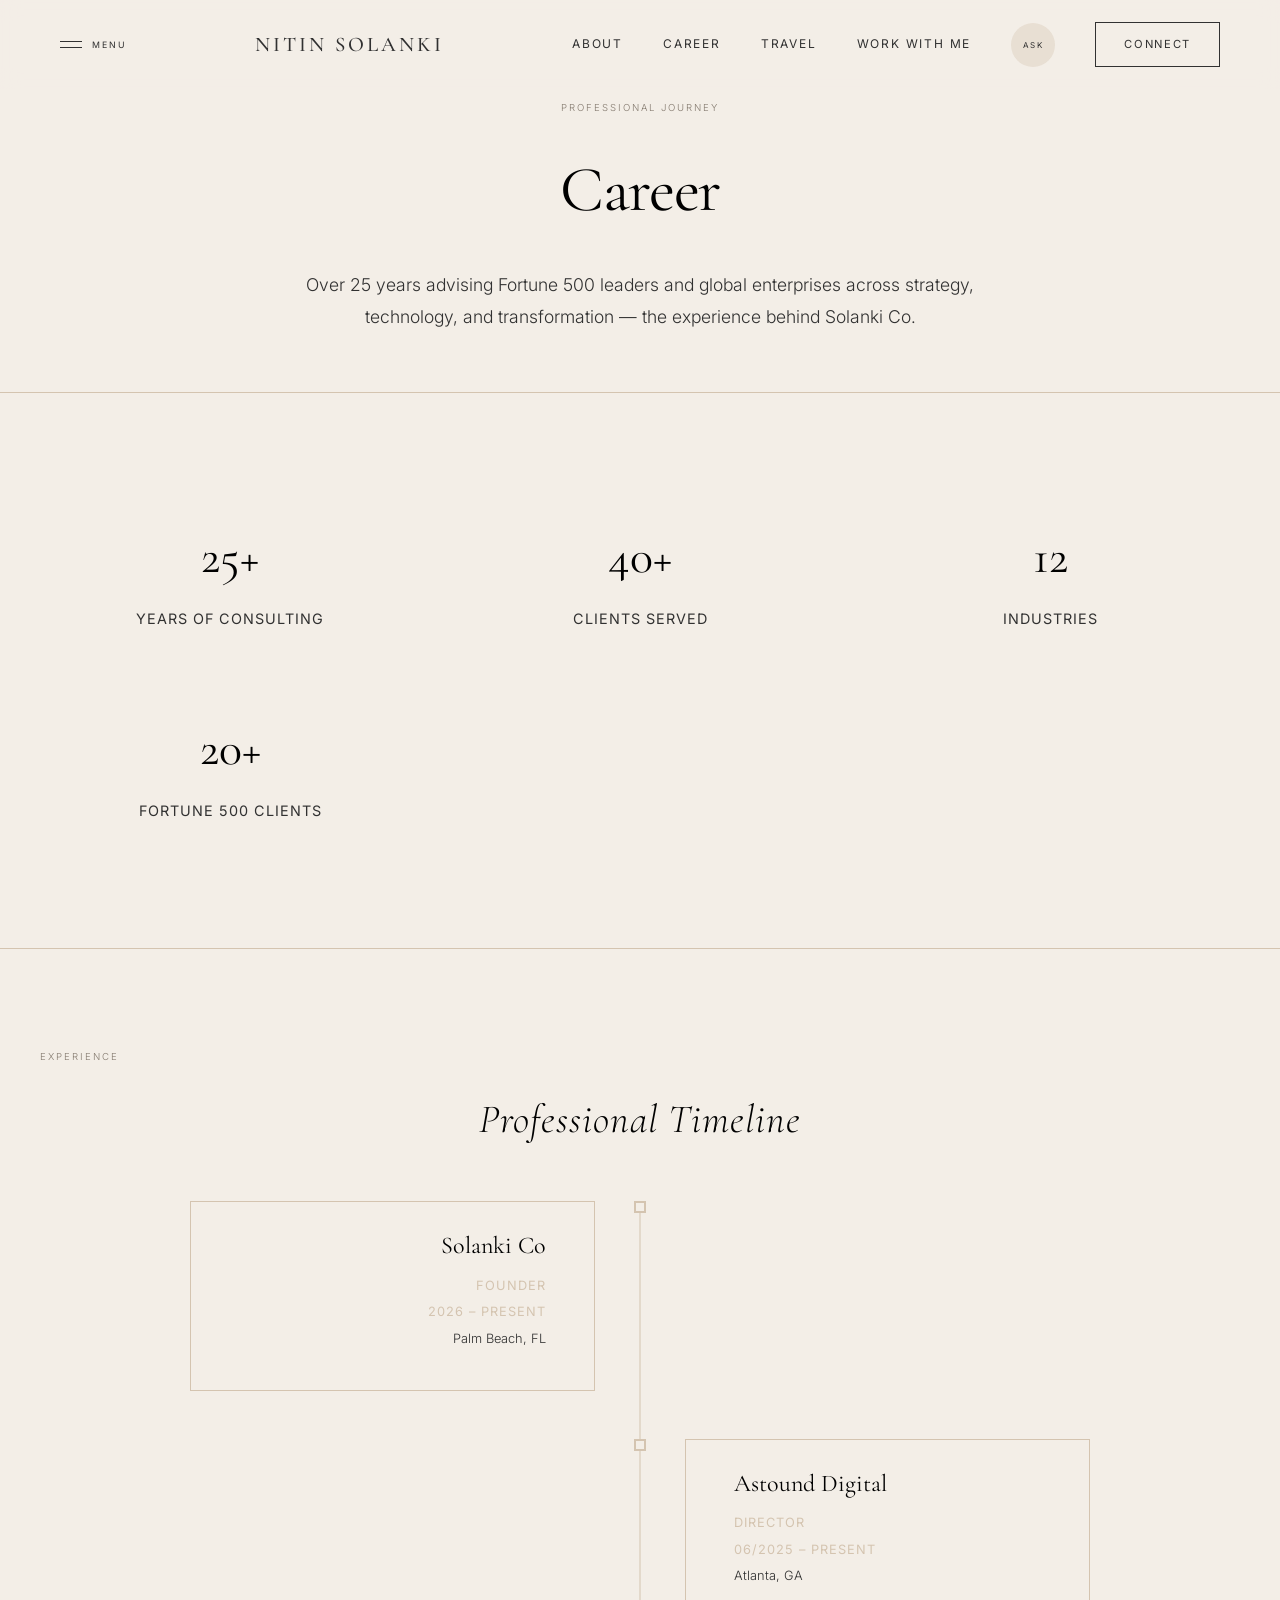
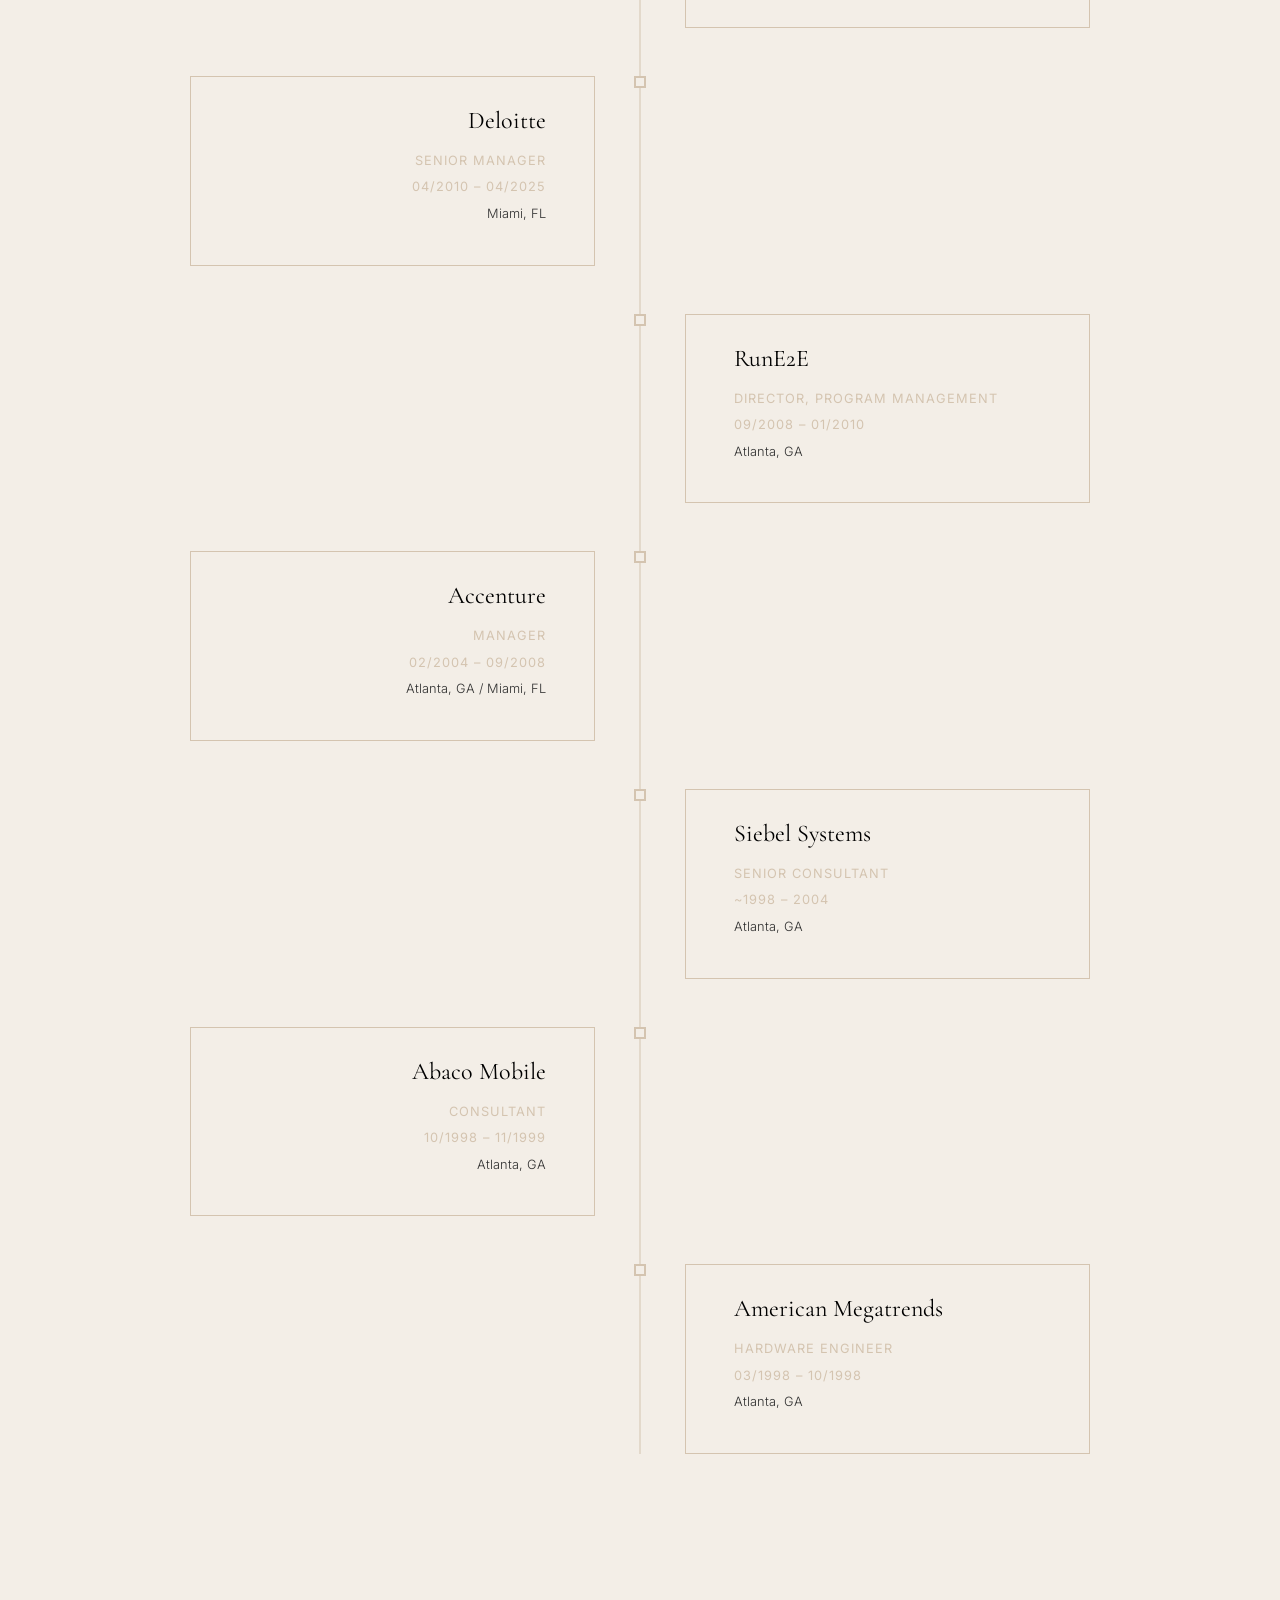
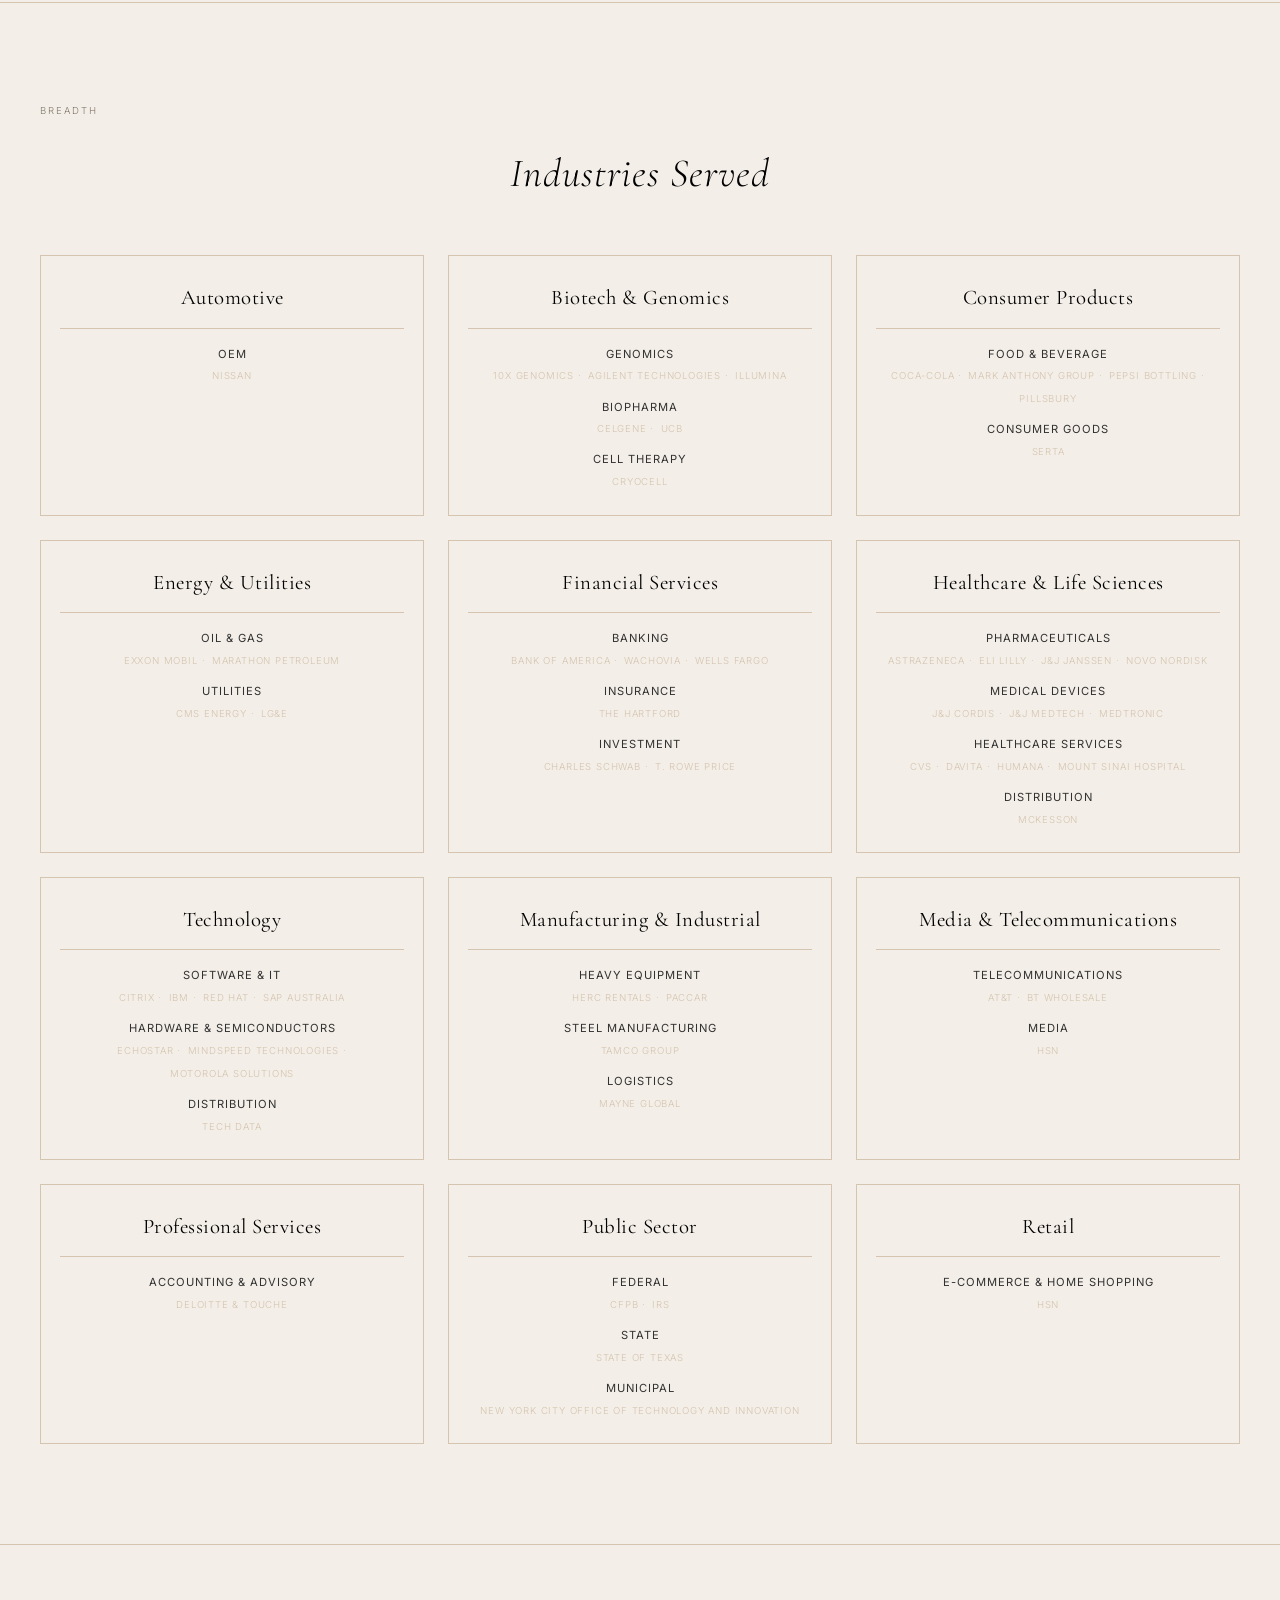
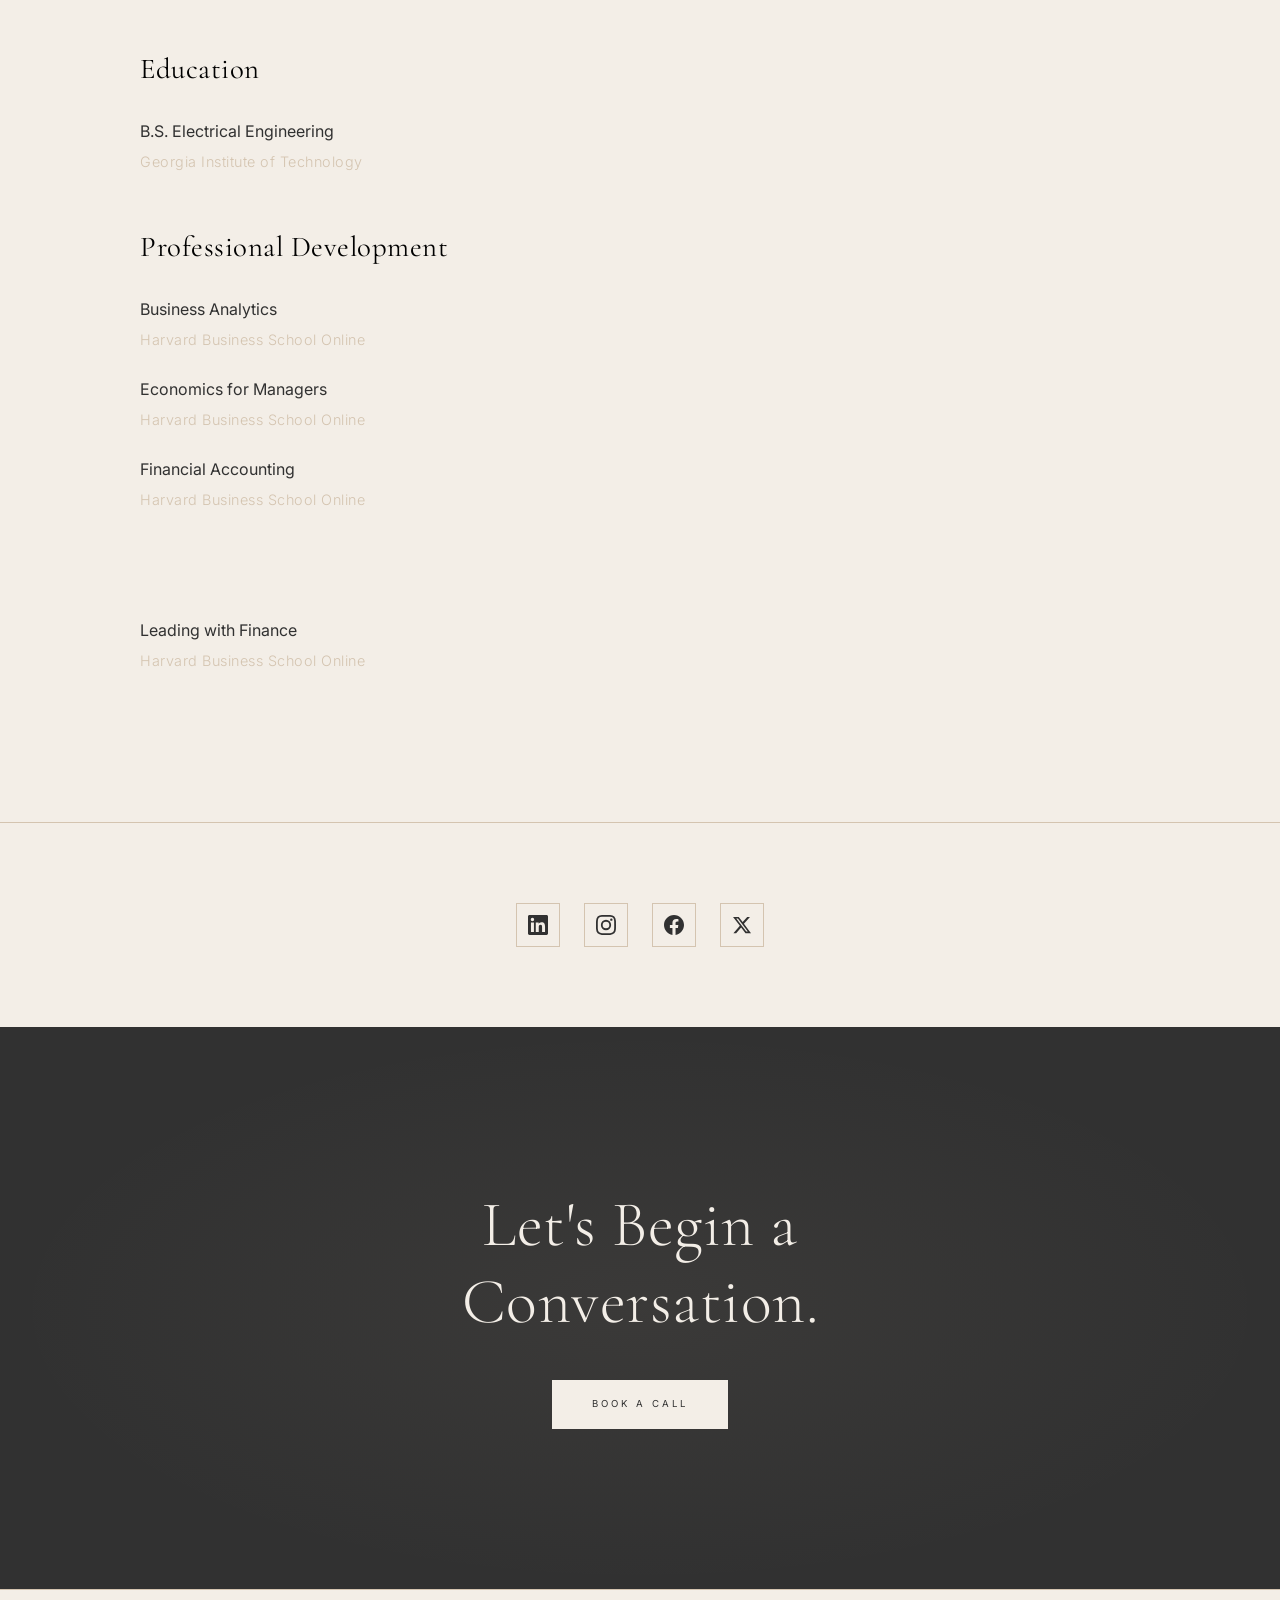
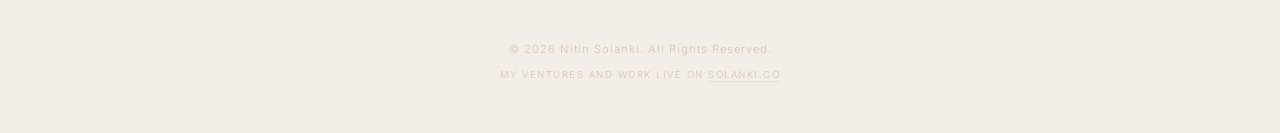
<file: career.html>
<!DOCTYPE html>
<html lang="en">
<head>
    <meta charset="UTF-8">
    <meta name="viewport" content="width=device-width, initial-scale=1.0">
    <meta name="format-detection" content="telephone=no, date=no, email=no, address=no">
    <title>Career – Nitin Solanki</title>
    <meta name="description" content="25+ years across 12 industries and 40+ clients — from Deloitte and Accenture to founding Solanki Co. The professional journey behind the platform.">
    <meta property="og:title" content="Career – Nitin Solanki">
    <meta property="og:description" content="25+ years of global management consulting across strategy, technology, and transformation. 12 industries, 40+ clients.">
    <meta property="og:type" content="website">
    <meta name="twitter:card" content="summary_large_image">
    <meta name="twitter:title" content="Career – Nitin Solanki">
    <meta name="twitter:description" content="25+ years of global management consulting across 12 industries and 40+ clients.">
    <meta name="twitter:image" content="https://www.nitinsolanki.com/images/hero.jpg">
    <meta name="robots" content="index, follow">
    <meta property="og:url" content="https://www.nitinsolanki.com/career.html">
    <meta property="og:image" content="https://www.nitinsolanki.com/images/hero.jpg">
    <link rel="canonical" href="https://www.nitinsolanki.com/career.html">
    <link rel="icon" type="image/svg+xml" href="favicon.svg">
    <link href="https://fonts.googleapis.com/css2?family=Cormorant+Garamond:ital,wght@0,300;0,400;0,500;0,600;1,300;1,400&family=Inter:wght@300;400;500&display=swap" rel="stylesheet">
    <meta name="theme-color" content="#F3EEE7">
    <link rel="stylesheet" href="shared.css">
    <script type="application/ld+json">
    {
      "@context": "https://schema.org",
      "@type": "ProfilePage",
      "name": "Career – Nitin Solanki",
      "url": "https://www.nitinsolanki.com/career.html",
      "description": "25+ years of global management consulting across 12 industries and 40+ clients.",
      "mainEntity": {
        "@type": "Person",
        "name": "Nitin Solanki",
        "hasOccupation": [
          { "@type": "Occupation", "name": "Director", "occupationLocation": { "@type": "Place", "name": "Atlanta, GA" } }
        ],
        "hasCredential": [
          { "@type": "EducationalOccupationalCredential", "credentialCategory": "degree", "name": "B.S. Electrical Engineering", "recognizedBy": { "@type": "CollegeOrUniversity", "name": "Georgia Institute of Technology" } },
          { "@type": "EducationalOccupationalCredential", "credentialCategory": "certificate", "name": "Salesforce Certified Administrator" },
          { "@type": "EducationalOccupationalCredential", "credentialCategory": "certificate", "name": "Agile Certified Professional" }
        ]
      }
    }
    </script>
    <style>
        /* Hero Section */
        .hero {
            padding: 6rem 1.5rem;
            text-align: center;
            border-bottom: 1px solid var(--warm-taupe);
        }

        .hero h1 {
            font-family: 'Cormorant Garamond', serif;
            font-size: 4rem;
            font-weight: 400;
            letter-spacing: -0.02em;
            margin-bottom: 1.5rem;
            color: var(--accent-dark);
        }

        .hero-subtitle {
            font-size: 1.1rem;
            color: var(--primary-text);
            max-width: 700px;
            margin: 0 auto;
            font-weight: 300;
            line-height: 1.8;
        }

        /* Stats Grid */
        .stats-section {
            padding: 4rem 1.5rem;
            border-bottom: 1px solid var(--warm-taupe);
        }

        .stats-grid {
            display: grid;
            grid-template-columns: repeat(auto-fit, minmax(200px, 1fr));
            gap: 2rem;
            max-width: 1200px;
            margin: 0 auto;
        }

        .stat-card {
            text-align: center;
            padding: 1.5rem;
        }

        .stat-number {
            font-family: 'Cormorant Garamond', serif;
            font-size: 2.5rem;
            font-weight: 400;
            color: var(--accent-dark);
            margin-bottom: 0.5rem;
        }

        .stat-label {
            font-family: 'Inter', sans-serif;
            font-size: 0.9rem;
            letter-spacing: 1px;
            text-transform: uppercase;
            color: var(--primary-text);
            font-weight: 400;
        }

        /* Timeline Section */
        .timeline-section {
            padding: 4rem 1.5rem;
            border-bottom: 1px solid var(--warm-taupe);
        }

        .section-title {
            font-family: 'Cormorant Garamond', serif;
            font-size: 2.5rem;
            font-weight: 300;
            font-style: italic;
            letter-spacing: 1px;
            margin-bottom: 3rem;
            text-align: center;
            color: var(--accent-dark);
        }

        .timeline {
            position: relative;
            max-width: 900px;
            margin: 0 auto;
        }

        .timeline::before {
            content: '';
            position: absolute;
            left: 50%;
            transform: translateX(-50%);
            width: 1px;
            height: 100%;
            background-color: var(--warm-taupe);
            top: 0;
        }

        .timeline-entry {
            margin-bottom: 3rem;
            position: relative;
            opacity: 0;
            animation: fadeInUp 0.8s ease-out forwards;
        }

        .timeline-entry:nth-child(1) { animation-delay: 0.2s; }
        .timeline-entry:nth-child(2) { animation-delay: 0.4s; }
        .timeline-entry:nth-child(3) { animation-delay: 0.6s; }
        .timeline-entry:nth-child(4) { animation-delay: 0.8s; }
        .timeline-entry:nth-child(5) { animation-delay: 1s; }

        @keyframes fadeInUp {
            from {
                opacity: 0;
                transform: translateY(30px);
            }
            to {
                opacity: 1;
                transform: translateY(0);
            }
        }

        .timeline-entry:nth-child(odd) .timeline-content {
            margin-left: 0;
            margin-right: auto;
            width: 45%;
            text-align: right;
            padding-right: 3rem;
        }

        .timeline-entry:nth-child(even) .timeline-content {
            margin-left: auto;
            margin-right: 0;
            width: 45%;
            text-align: left;
            padding-left: 3rem;
        }

        .timeline-dot {
            position: absolute;
            left: 50%;
            top: 0;
            width: 12px;
            height: 12px;
            background-color: var(--primary-bg);
            border: 2px solid var(--warm-taupe);
            border-radius: 0;
            transform: translateX(-50%);
            z-index: 10;
        }

        .timeline-content {
            background-color: transparent;
            padding: 1.5rem;
            border: 1px solid var(--warm-taupe);
            border-radius: 0;
        }

        .company-name {
            font-family: 'Cormorant Garamond', serif;
            font-size: 1.5rem;
            font-weight: 400;
            color: var(--accent-dark);
            margin-bottom: 0.5rem;
        }

        .position-info {
            font-size: 0.8rem;
            letter-spacing: 1px;
            text-transform: uppercase;
            color: var(--warm-taupe);
            margin-bottom: 0.3rem;
            font-weight: 400;
            text-decoration: none;
        }

        .position-info a,
        .timeline-entry a {
            color: inherit;
            text-decoration: none;
        }

        .location {
            font-size: 0.8rem;
            color: var(--primary-text);
            margin-bottom: 1rem;
            font-weight: 300;
        }

        .description {
            font-size: 0.95rem;
            color: var(--primary-text);
            margin-bottom: 1.2rem;
            line-height: 1.6;
            font-weight: 300;
        }

        .accomplishments {
            margin-bottom: 1.2rem;
        }

        .accomplishments li {
            font-size: 0.9rem;
            color: var(--primary-text);
            margin-bottom: 0.5rem;
            line-height: 1.5;
            font-weight: 300;
            list-style: none;
            position: relative;
            padding-left: 1rem;
        }

        .accomplishments li::before {
            content: '–';
            position: absolute;
            left: 0;
            color: var(--warm-taupe);
        }

        .client-tags {
            display: flex;
            flex-wrap: wrap;
            gap: 0.5rem;
            margin-top: 1rem;
        }

        .client-tag {
            border: 1px solid var(--warm-taupe);
            padding: 4px 12px;
            border-radius: 0;
            font-size: 0.65rem;
            letter-spacing: 1px;
            text-transform: uppercase;
            color: var(--primary-text);
            font-weight: 300;
        }

        /* Industries Section */
        .industries-section {
            padding: 4rem 1.5rem;
            border-bottom: 1px solid var(--warm-taupe);
        }

        .industries-grid {
            display: grid;
            grid-template-columns: repeat(auto-fit, minmax(300px, 1fr));
            gap: 1.5rem;
            max-width: 1200px;
            margin: 0 auto;
        }

        .industry-card {
            border: 1px solid var(--warm-taupe);
            padding: 1.5rem 1.2rem;
            text-align: center;
            border-radius: 0;
            transition: all 0.3s cubic-bezier(0.4, 0, 0.2, 1);
            display: flex;
            flex-direction: column;
            align-items: center;
        }

        .industry-card:hover {
            border-color: var(--accent-dark);
            background-color: var(--soft-sand);
        }

        .industry-name {
            font-family: 'Cormorant Garamond', serif;
            font-size: 1.3rem;
            letter-spacing: 0.5px;
            color: var(--accent-dark);
            font-weight: 400;
            margin-bottom: 1rem;
            padding-bottom: 0.75rem;
            border-bottom: 1px solid var(--warm-taupe);
            width: 100%;
        }

        .industry-sectors {
            width: 100%;
        }

        .industry-sector {
            margin-bottom: 0.8rem;
        }

        .industry-sector:last-child {
            margin-bottom: 0;
        }

        .sector-label {
            font-size: 0.7rem;
            letter-spacing: 1px;
            text-transform: uppercase;
            color: var(--primary-text);
            font-weight: 400;
            margin-bottom: 0.3rem;
        }

        .industry-clients {
            display: flex;
            flex-wrap: wrap;
            justify-content: center;
            gap: 0.4rem;
            margin-top: 0.25rem;
        }

        .industry-client {
            font-size: 0.6rem;
            letter-spacing: 0.8px;
            text-transform: uppercase;
            color: var(--warm-taupe);
            font-weight: 300;
        }

        .industry-client:not(:last-child)::after {
            content: ' · ';
            color: var(--warm-taupe);
        }

        /* Education & Certifications Section */
        .education-section {
            padding: 4rem 1.5rem;
            border-bottom: 1px solid var(--warm-taupe);
        }

        .education-content {
            max-width: 1000px;
            margin: 0 auto;
        }

        .education-subsection {
            margin-bottom: 3rem;
        }

        .education-subsection h3 {
            font-family: 'Cormorant Garamond', serif;
            font-size: 1.8rem;
            font-weight: 400;
            margin-bottom: 1.5rem;
            color: var(--accent-dark);
        }

        .education-item {
            margin-bottom: 1.5rem;
        }

        .degree {
            font-size: 1rem;
            color: var(--primary-text);
            font-weight: 400;
        }

        .school {
            font-size: 0.9rem;
            color: var(--warm-taupe);
            letter-spacing: 0.5px;
            margin-top: 0.3rem;
            font-weight: 300;
        }

        .certifications-list {
            display: flex;
            flex-wrap: wrap;
            gap: 1rem;
        }

        .cert-tag {
            border: 1px solid var(--warm-taupe);
            padding: 6px 14px;
            border-radius: 0;
            font-size: 0.75rem;
            letter-spacing: 1px;
            text-transform: uppercase;
            color: var(--primary-text);
            font-weight: 300;
        }


        /* ========================================
           TABLET (min-width: 768px)
           ======================================== */
        @media (min-width: 768px) {
            header {
                padding: 20px 40px;
                grid-template-columns: auto 1fr auto;
                gap: 20px;
            }

            .hamburger-label {
                display: block;
            }

            .logo { font-size: 1.2rem; }

            .reserve-btn {
                font-size: 0.65rem;
                padding: 11px 20px;
            }

            .nav-overlay nav a { font-size: 2.5rem; }

            .hero { padding: 80px 40px 50px; }
            .hero h1 { font-size: 3rem; }

            .stats-grid {
                grid-template-columns: repeat(3, 1fr);
                gap: 30px;
            }

            .stat-number { font-size: 3rem; }

            .stats-section { padding: 100px 40px; }
            .timeline-section { padding: 100px 40px; }
            .industries-section { padding: 100px 40px; }
            .education-section { padding: 100px 40px; }
        }

        /* ========================================
           DESKTOP (min-width: 1024px)
           ======================================== */
        @media (min-width: 1024px) {
            header {
                padding: 22px 60px;
                grid-template-columns: auto 1fr auto;
                gap: 20px;
            }

            .logo {
                font-size: 1.3rem;
                letter-spacing: 3px;
            }

            .desktop-nav {
                display: flex;
                align-items: center;
                gap: 40px;
                justify-self: end;
            }

            .desktop-nav a {
                color: var(--primary-text);
                text-decoration: none;
                font-size: 0.75rem;
                font-weight: 400;
                letter-spacing: 0.15em;
                text-transform: uppercase;
                transition: opacity 0.4s cubic-bezier(0.4, 0, 0.2, 1);
            }

            .desktop-nav a:hover { opacity: 0.5; }

            .desktop-nav .reserve-btn {
                font-size: 0.7rem;
                padding: 12px 28px;
                border-color: var(--primary-text);
            }

            .header-cta { display: none; }
            .hamburger-lines { width: 22px; }
            .nav-overlay nav a { font-size: 3rem; }

            .hero { padding: 100px 60px 60px; }
            .hero h1 { font-size: 4rem; }
        }

        /* ========================================
           MOBILE TIMELINE ADJUSTMENTS
           ======================================== */
        @media (max-width: 1023px) {
            .timeline::before {
                left: 20px;
            }

            .timeline-entry:nth-child(odd) .timeline-content,
            .timeline-entry:nth-child(even) .timeline-content {
                width: calc(100% - 60px);
                margin-left: 60px !important;
                margin-right: 0 !important;
                text-align: left;
                padding-left: 1.5rem;
                padding-right: 1.5rem;
            }

            .timeline-dot {
                left: 20px;
            }
        }

        @media (max-width: 480px) {
            .stats-grid {
                grid-template-columns: repeat(2, 1fr);
            }

            .hero h1 { font-size: 2.2rem; }

            .section-title { font-size: 1.8rem; }

            .timeline::before { left: 15px; }

            .timeline-entry:nth-child(odd) .timeline-content,
            .timeline-entry:nth-child(even) .timeline-content {
                width: calc(100% - 45px);
                margin-left: 45px !important;
                padding-left: 0.8rem;
                padding-right: 0.8rem;
            }

            .timeline-dot {
                left: 15px;
                width: 10px;
                height: 10px;
            }

            .company-name { font-size: 1.1rem; }

            .industries-grid {
                grid-template-columns: repeat(2, 1fr);
            }

            .client-tags {
                gap: 0.3rem;
            }

            .client-tag {
                padding: 3px 8px;
                font-size: 0.6rem;
            }

            .industries-grid {
                grid-template-columns: 1fr;
            }

            .nav-overlay {
                padding: 5rem 1.5rem 1.5rem;
                gap: 1.5rem;
            }

            .nav-overlay a {
                font-size: 0.95rem;
            }
        }
    </style>
</head>
<body>
    <a href="#main-content" class="skip-to-content">Skip to content</a>

    <!-- Loading Screen -->
    <div class="loading-screen">
        <span class="loading-logo">Nitin Solanki</span>
        <div class="loading-line"></div>
    </div>

    <!-- Header -->
    <header>
        <button class="hamburger" aria-label="Toggle menu" aria-expanded="false">
            <div class="hamburger-lines">
                <span></span>
                <span></span>
            </div>
            <span class="hamburger-label">Menu</span>
        </button>
        <a href="index.html" class="logo">Nitin Solanki</a>
        <div class="header-cta">
            <a href="connect.html" class="reserve-btn">Connect</a>
        </div>
        <nav class="desktop-nav">
            <a href="about.html">About</a>
            <a href="career.html">Career</a>
            <a href="travel.html">Travel</a>
            <a href="workwithme.html">Work With Me</a>
            <a href="connect.html" class="reserve-btn">Connect</a>
        </nav>
    </header>

    <!-- Full-Screen Navigation Overlay -->
    <div class="nav-overlay" id="navOverlay">
        <nav>
            <a href="about.html">About</a>
            <a href="career.html">Career</a>
            <a href="travel.html">Travel</a>
            <a href="workwithme.html">Work With Me</a>
            <a href="connect.html">Connect</a>
        </nav>
        <div class="nav-social">
            <a href="https://www.linkedin.com/in/nitinsolanki" target="_blank" rel="noopener noreferrer">LinkedIn</a>
            <a href="https://www.instagram.com/nitinsolanki" target="_blank" rel="noopener noreferrer">Instagram</a>
            <a href="https://x.com/nitinsolanki" target="_blank" rel="noopener noreferrer">X</a>
        </div>
    </div>

    <!-- Main Content -->
    <main id="main-content">
        <!-- Hero Section -->
        <section class="hero">
            <div class="container">
                <p class="eyebrow">Professional Journey</p>
                <h1>Career</h1>
                <p class="hero-subtitle">Over 25 years advising Fortune 500 leaders and global enterprises across strategy, technology, and transformation — the experience behind Solanki Co.</p>
            </div>
        </section>

        <!-- Stats Section -->
        <section class="stats-section">
            <div class="container">
                <div class="stats-grid">
                    <div class="stat-card">
                        <div class="stat-number">25+</div>
                        <div class="stat-label">Years of Consulting</div>
                    </div>
                    <div class="stat-card">
                        <div class="stat-number">40+</div>
                        <div class="stat-label">Clients Served</div>
                    </div>
                    <div class="stat-card">
                        <div class="stat-number">12</div>
                        <div class="stat-label">Industries</div>
                    </div>
                    <div class="stat-card">
                        <div class="stat-number">20+</div>
                        <div class="stat-label">Fortune 500 Clients</div>
                    </div>
                </div>
            </div>
        </section>

        <!-- Timeline Section -->
        <section class="timeline-section">
            <div class="container">
                <p class="section-eyebrow">Experience</p>
                <h2 class="section-title">Professional Timeline</h2>
                <div class="timeline">
                    <!-- Solanki Co -->
                    <div class="timeline-entry">
                        <div class="timeline-dot"></div>
                        <div class="timeline-content">
                            <div class="company-name">Solanki Co</div>
                            <div class="position-info">Founder</div>
                            <div class="position-info">2026 – Present</div>
                            <div class="location">Palm Beach, FL</div>
                        </div>
                    </div>

                    <!-- Astound Digital -->
                    <div class="timeline-entry">
                        <div class="timeline-dot"></div>
                        <div class="timeline-content">
                            <div class="company-name">Astound Digital</div>
                            <div class="position-info">Director</div>
                            <div class="position-info">06/2025 – Present</div>
                            <div class="location">Atlanta, GA</div>
                        </div>
                    </div>

                    <!-- Deloitte -->
                    <div class="timeline-entry">
                        <div class="timeline-dot"></div>
                        <div class="timeline-content">
                            <div class="company-name">Deloitte</div>
                            <div class="position-info">Senior Manager</div>
                            <div class="position-info">04/2010 – 04/2025</div>
                            <div class="location">Miami, FL</div>
                        </div>
                    </div>

                    <!-- RunE2E -->
                    <div class="timeline-entry">
                        <div class="timeline-dot"></div>
                        <div class="timeline-content">
                            <div class="company-name">RunE2E</div>
                            <div class="position-info">Director, Program Management</div>
                            <div class="position-info">09/2008 – 01/2010</div>
                            <div class="location">Atlanta, GA</div>
                        </div>
                    </div>

                    <!-- Accenture -->
                    <div class="timeline-entry">
                        <div class="timeline-dot"></div>
                        <div class="timeline-content">
                            <div class="company-name">Accenture</div>
                            <div class="position-info">Manager</div>
                            <div class="position-info">02/2004 – 09/2008</div>
                            <div class="location">Atlanta, GA / Miami, FL</div>
                        </div>
                    </div>

                    <!-- Siebel Systems -->
                    <div class="timeline-entry">
                        <div class="timeline-dot"></div>
                        <div class="timeline-content">
                            <div class="company-name">Siebel Systems</div>
                            <div class="position-info">Senior Consultant</div>
                            <div class="position-info">~1998 – 2004</div>
                            <div class="location">Atlanta, GA</div>
                        </div>
                    </div>

                    <!-- Abaco Mobile -->
                    <div class="timeline-entry">
                        <div class="timeline-dot"></div>
                        <div class="timeline-content">
                            <div class="company-name">Abaco Mobile</div>
                            <div class="position-info">Consultant</div>
                            <div class="position-info">10/1998 – 11/1999</div>
                            <div class="location">Atlanta, GA</div>
                        </div>
                    </div>

                    <!-- American Megatrends -->
                    <div class="timeline-entry">
                        <div class="timeline-dot"></div>
                        <div class="timeline-content">
                            <div class="company-name">American Megatrends</div>
                            <div class="position-info">Hardware Engineer</div>
                            <div class="position-info">03/1998 – 10/1998</div>
                            <div class="location">Atlanta, GA</div>
                        </div>
                    </div>
                </div>
            </div>
        </section>

        <!-- Industries Section -->
        <section class="industries-section">
            <div class="container">
                <p class="section-eyebrow">Breadth</p>
                <h2 class="section-title">Industries Served</h2>
                <div class="industries-grid">
                    <div class="industry-card">
                        <div class="industry-name">Automotive</div>
                        <div class="industry-sectors">
                            <div class="industry-sector">
                                <div class="sector-label">OEM</div>
                                <div class="industry-clients">
                                    <span class="industry-client">Nissan</span>
                                </div>
                            </div>
                        </div>
                    </div>

                    <div class="industry-card">
                        <div class="industry-name">Biotech & Genomics</div>
                        <div class="industry-sectors">
                            <div class="industry-sector">
                                <div class="sector-label">Genomics</div>
                                <div class="industry-clients">
                                    <span class="industry-client">10x Genomics</span>
                                    <span class="industry-client">Agilent Technologies</span>
                                    <span class="industry-client">Illumina</span>
                                </div>
                            </div>
                            <div class="industry-sector">
                                <div class="sector-label">Biopharma</div>
                                <div class="industry-clients">
                                    <span class="industry-client">Celgene</span>
                                    <span class="industry-client">UCB</span>
                                </div>
                            </div>
                            <div class="industry-sector">
                                <div class="sector-label">Cell Therapy</div>
                                <div class="industry-clients">
                                    <span class="industry-client">CryoCell</span>
                                </div>
                            </div>
                        </div>
                    </div>

                    <div class="industry-card">
                        <div class="industry-name">Consumer Products</div>
                        <div class="industry-sectors">
                            <div class="industry-sector">
                                <div class="sector-label">Food & Beverage</div>
                                <div class="industry-clients">
                                    <span class="industry-client">Coca-Cola</span>
                                    <span class="industry-client">Mark Anthony Group</span>
                                    <span class="industry-client">Pepsi Bottling</span>
                                    <span class="industry-client">Pillsbury</span>
                                </div>
                            </div>
                            <div class="industry-sector">
                                <div class="sector-label">Consumer Goods</div>
                                <div class="industry-clients">
                                    <span class="industry-client">Serta</span>
                                </div>
                            </div>
                        </div>
                    </div>

                    <div class="industry-card">
                        <div class="industry-name">Energy & Utilities</div>
                        <div class="industry-sectors">
                            <div class="industry-sector">
                                <div class="sector-label">Oil & Gas</div>
                                <div class="industry-clients">
                                    <span class="industry-client">Exxon Mobil</span>
                                    <span class="industry-client">Marathon Petroleum</span>
                                </div>
                            </div>
                            <div class="industry-sector">
                                <div class="sector-label">Utilities</div>
                                <div class="industry-clients">
                                    <span class="industry-client">CMS Energy</span>
                                    <span class="industry-client">LG&E</span>
                                </div>
                            </div>
                        </div>
                    </div>

                    <div class="industry-card">
                        <div class="industry-name">Financial Services</div>
                        <div class="industry-sectors">
                            <div class="industry-sector">
                                <div class="sector-label">Banking</div>
                                <div class="industry-clients">
                                    <span class="industry-client">Bank of America</span>
                                    <span class="industry-client">Wachovia</span>
                                    <span class="industry-client">Wells Fargo</span>
                                </div>
                            </div>
                            <div class="industry-sector">
                                <div class="sector-label">Insurance</div>
                                <div class="industry-clients">
                                    <span class="industry-client">The Hartford</span>
                                </div>
                            </div>
                            <div class="industry-sector">
                                <div class="sector-label">Investment</div>
                                <div class="industry-clients">
                                    <span class="industry-client">Charles Schwab</span>
                                    <span class="industry-client">T. Rowe Price</span>
                                </div>
                            </div>
                        </div>
                    </div>

                    <div class="industry-card">
                        <div class="industry-name">Healthcare & Life Sciences</div>
                        <div class="industry-sectors">
                            <div class="industry-sector">
                                <div class="sector-label">Pharmaceuticals</div>
                                <div class="industry-clients">
                                    <span class="industry-client">AstraZeneca</span>
                                    <span class="industry-client">Eli Lilly</span>
                                    <span class="industry-client">J&J Janssen</span>
                                    <span class="industry-client">Novo Nordisk</span>
                                </div>
                            </div>
                            <div class="industry-sector">
                                <div class="sector-label">Medical Devices</div>
                                <div class="industry-clients">
                                    <span class="industry-client">J&J Cordis</span>
                                    <span class="industry-client">J&J MedTech</span>
                                    <span class="industry-client">Medtronic</span>
                                </div>
                            </div>
                            <div class="industry-sector">
                                <div class="sector-label">Healthcare Services</div>
                                <div class="industry-clients">
                                    <span class="industry-client">CVS</span>
                                    <span class="industry-client">DaVita</span>
                                    <span class="industry-client">Humana</span>
                                    <span class="industry-client">Mount Sinai Hospital</span>
                                </div>
                            </div>
                            <div class="industry-sector">
                                <div class="sector-label">Distribution</div>
                                <div class="industry-clients">
                                    <span class="industry-client">McKesson</span>
                                </div>
                            </div>
                        </div>
                    </div>

                    <div class="industry-card">
                        <div class="industry-name">Technology</div>
                        <div class="industry-sectors">
                            <div class="industry-sector">
                                <div class="sector-label">Software & IT</div>
                                <div class="industry-clients">
                                    <span class="industry-client">Citrix</span>
                                    <span class="industry-client">IBM</span>
                                    <span class="industry-client">Red Hat</span>
                                    <span class="industry-client">SAP Australia</span>
                                </div>
                            </div>
                            <div class="industry-sector">
                                <div class="sector-label">Hardware & Semiconductors</div>
                                <div class="industry-clients">
                                    <span class="industry-client">EchoStar</span>
                                    <span class="industry-client">Mindspeed Technologies</span>
                                    <span class="industry-client">Motorola Solutions</span>
                                </div>
                            </div>
                            <div class="industry-sector">
                                <div class="sector-label">Distribution</div>
                                <div class="industry-clients">
                                    <span class="industry-client">Tech Data</span>
                                </div>
                            </div>
                        </div>
                    </div>

                    <div class="industry-card">
                        <div class="industry-name">Manufacturing & Industrial</div>
                        <div class="industry-sectors">
                            <div class="industry-sector">
                                <div class="sector-label">Heavy Equipment</div>
                                <div class="industry-clients">
                                    <span class="industry-client">HERC Rentals</span>
                                    <span class="industry-client">PACCAR</span>
                                </div>
                            </div>
                            <div class="industry-sector">
                                <div class="sector-label">Steel Manufacturing</div>
                                <div class="industry-clients">
                                    <span class="industry-client">Tamco Group</span>
                                </div>
                            </div>
                            <div class="industry-sector">
                                <div class="sector-label">Logistics</div>
                                <div class="industry-clients">
                                    <span class="industry-client">Mayne Global</span>
                                </div>
                            </div>
                        </div>
                    </div>

                    <div class="industry-card">
                        <div class="industry-name">Media & Telecommunications</div>
                        <div class="industry-sectors">
                            <div class="industry-sector">
                                <div class="sector-label">Telecommunications</div>
                                <div class="industry-clients">
                                    <span class="industry-client">AT&T</span>
                                    <span class="industry-client">BT Wholesale</span>
                                </div>
                            </div>
                            <div class="industry-sector">
                                <div class="sector-label">Media</div>
                                <div class="industry-clients">
                                    <span class="industry-client">HSN</span>
                                </div>
                            </div>
                        </div>
                    </div>

                    <div class="industry-card">
                        <div class="industry-name">Professional Services</div>
                        <div class="industry-sectors">
                            <div class="industry-sector">
                                <div class="sector-label">Accounting & Advisory</div>
                                <div class="industry-clients">
                                    <span class="industry-client">Deloitte & Touche</span>
                                </div>
                            </div>
                        </div>
                    </div>

                    <div class="industry-card">
                        <div class="industry-name">Public Sector</div>
                        <div class="industry-sectors">
                            <div class="industry-sector">
                                <div class="sector-label">Federal</div>
                                <div class="industry-clients">
                                    <span class="industry-client">CFPB</span>
                                    <span class="industry-client">IRS</span>
                                </div>
                            </div>
                            <div class="industry-sector">
                                <div class="sector-label">State</div>
                                <div class="industry-clients">
                                    <span class="industry-client">State of Texas</span>
                                </div>
                            </div>
                            <div class="industry-sector">
                                <div class="sector-label">Municipal</div>
                                <div class="industry-clients">
                                    <span class="industry-client">New York City Office of Technology and Innovation</span>
                                </div>
                            </div>
                        </div>
                    </div>

                    <div class="industry-card">
                        <div class="industry-name">Retail</div>
                        <div class="industry-sectors">
                            <div class="industry-sector">
                                <div class="sector-label">E-Commerce & Home Shopping</div>
                                <div class="industry-clients">
                                    <span class="industry-client">HSN</span>
                                </div>
                            </div>
                        </div>
                    </div>
                </div>
            </div>
        </section>

        <!-- Education Section -->
        <section class="education-section">
            <div class="container">
                <div class="education-content">
                    <div class="education-subsection">
                        <h3>Education</h3>
                        <div class="education-item">
                            <div class="degree">B.S. Electrical Engineering</div>
                            <div class="school">Georgia Institute of Technology</div>
                        </div>
                    </div>

                    <div class="education-subsection">
                        <h3>Professional Development</h3>
                        <div class="education-item">
                            <div class="degree">Business Analytics</div>
                            <div class="school">Harvard Business School Online</div>
                        </div>
                        <div class="education-item">
                            <div class="degree">Economics for Managers</div>
                            <div class="school">Harvard Business School Online</div>
                        </div>
                        <div class="education-item">
                            <div class="degree">Financial Accounting</div>
                            <div class="school">Harvard Business School Online</div>
                        </div>
                        <div class="education-item">
                            <div class="degree">Disruptive Strategy</div>
                            <div class="school">Harvard Business School Online</div>
                        </div>
                        <div class="education-item">
                            <div class="degree">Leading with Finance</div>
                            <div class="school">Harvard Business School Online</div>
                        </div>
                    </div>
                </div>
            </div>
        </section>
    </main>

    <section class="social-section">
        <a href="https://www.linkedin.com/in/nitinsolanki" target="_blank" rel="noopener noreferrer" class="social-icon" aria-label="LinkedIn">
            <svg viewBox="0 0 24 24"><path d="M20.447 20.452h-3.554v-5.569c0-1.328-.027-3.037-1.852-3.037-1.853 0-2.136 1.445-2.136 2.939v5.667H9.351V9h3.414v1.561h.046c.477-.9 1.637-1.85 3.37-1.85 3.601 0 4.267 2.37 4.267 5.455v6.286zM5.337 7.433a2.062 2.062 0 01-2.063-2.065 2.064 2.064 0 112.063 2.065zm1.782 13.019H3.555V9h3.564v11.452zM22.225 0H1.771C.792 0 0 .774 0 1.729v20.542C0 23.227.792 24 1.771 24h20.451C23.2 24 24 23.227 24 22.271V1.729C24 .774 23.2 0 22.222 0h.003z"/></svg>
        </a>
        <a href="https://www.instagram.com/nitinsolanki" target="_blank" rel="noopener noreferrer" class="social-icon" aria-label="Instagram">
            <svg viewBox="0 0 24 24"><path d="M12 2.163c3.204 0 3.584.012 4.85.07 3.252.148 4.771 1.691 4.919 4.919.058 1.265.069 1.645.069 4.849 0 3.205-.012 3.584-.069 4.849-.149 3.225-1.664 4.771-4.919 4.919-1.266.058-1.644.07-4.85.07-3.204 0-3.584-.012-4.849-.07-3.26-.149-4.771-1.699-4.919-4.92-.058-1.265-.07-1.644-.07-4.849 0-3.204.013-3.583.07-4.849.149-3.227 1.664-4.771 4.919-4.919 1.266-.057 1.645-.069 4.849-.069zM12 0C8.741 0 8.333.014 7.053.072 2.695.272.273 2.69.073 7.052.014 8.333 0 8.741 0 12c0 3.259.014 3.668.072 4.948.2 4.358 2.618 6.78 6.98 6.98C8.333 23.986 8.741 24 12 24c3.259 0 3.668-.014 4.948-.072 4.354-.2 6.782-2.618 6.979-6.98.059-1.28.073-1.689.073-4.948 0-3.259-.014-3.667-.072-4.947-.196-4.354-2.617-6.78-6.979-6.98C15.668.014 15.259 0 12 0zm0 5.838a6.162 6.162 0 100 12.324 6.162 6.162 0 000-12.324zM12 16a4 4 0 110-8 4 4 0 010 8zm6.406-11.845a1.44 1.44 0 100 2.881 1.44 1.44 0 000-2.881z"/></svg>
        </a>
        <a href="https://www.facebook.com/nitinsolanki" target="_blank" rel="noopener noreferrer" class="social-icon" aria-label="Facebook">
            <svg viewBox="0 0 24 24"><path d="M24 12.073c0-6.627-5.373-12-12-12s-12 5.373-12 12c0 5.99 4.388 10.954 10.125 11.854v-8.385H7.078v-3.47h3.047V9.43c0-3.007 1.792-4.669 4.533-4.669 1.312 0 2.686.235 2.686.235v2.953H15.83c-1.491 0-1.956.925-1.956 1.874v2.25h3.328l-.532 3.47h-2.796v8.385C19.612 23.027 24 18.062 24 12.073z"/></svg>
        </a>
        <a href="https://x.com/nitinsolanki" target="_blank" rel="noopener noreferrer" class="social-icon" aria-label="X">
            <svg viewBox="0 0 24 24"><path d="M18.244 2.25h3.308l-7.227 8.26 8.502 11.24H16.17l-5.214-6.817L4.99 21.75H1.68l7.73-8.835L1.254 2.25H8.08l4.713 6.231zm-1.161 17.52h1.833L7.084 4.126H5.117z"/></svg>
        </a>
    </section>

    <section class="dark-cta">
        <h2>Let's Begin a<br>Conversation.</h2>
        <a href="connect.html" class="dark-cta-button">Book a Call</a>
    </section>

    <!-- Footer -->
    <footer>
        <p>&copy; 2026 Nitin Solanki. All Rights Reserved.</p>
        <p class="footer-relationship">My ventures and work live on <a href="https://solanki.co" target="_blank" rel="noopener noreferrer">solanki.co</a></p>
    </footer>

    <script>
        // Loading Screen
        window.addEventListener('load', () => {
            const loadingScreen = document.querySelector('.loading-screen');
            setTimeout(() => {
                loadingScreen.classList.add('hidden');
            }, 1800);
        });

        // Hamburger Menu Toggle
        const hamburger = document.querySelector('.hamburger');
        const navOverlay = document.querySelector('.nav-overlay');
        const navLinks = document.querySelectorAll('.nav-overlay nav a');

        hamburger.addEventListener('click', function() {
            this.classList.toggle('active');
            navOverlay.classList.toggle('active');
            document.body.classList.toggle('menu-open');
            this.setAttribute('aria-expanded', this.classList.contains('active'));
        });

        navLinks.forEach(link => {
            link.addEventListener('click', function() {
                hamburger.classList.remove('active');
                navOverlay.classList.remove('active');
                document.body.classList.remove('menu-open');
                hamburger.setAttribute('aria-expanded', 'false');
            });
        });

        // Header Scroll Detection
        const header = document.querySelector('header');
        window.addEventListener('scroll', () => {
            if (window.scrollY > 50) {
                header.classList.add('scrolled');
            } else {
                header.classList.remove('scrolled');
            }
        });

        // Fade-in Animation with IntersectionObserver
        const observerOptions = {
            threshold: 0.1,
            rootMargin: '0px 0px -100px 0px'
        };

        const observer = new IntersectionObserver(entries => {
            entries.forEach(entry => {
                if (entry.isIntersecting) {
                    entry.target.style.opacity = '1';
                    entry.target.style.animation = 'fadeInUp 0.8s ease-out forwards';
                }
            });
        }, observerOptions);

        // Observe timeline entries and stat cards
        document.querySelectorAll('.stat-card, .industry-card, .education-item').forEach(el => {
            el.style.opacity = '0';
            observer.observe(el);
        });

        // Smooth scroll behavior
        document.querySelectorAll('a[href^="#"]').forEach(anchor => {
            anchor.addEventListener('click', function (e) {
                e.preventDefault();
                const target = document.querySelector(this.getAttribute('href'));
                if (target) {
                    target.scrollIntoView({ behavior: 'smooth' });
                }
            });
        });
    </script>

    <!-- AI Chat Widget -->
    <script src="chat-widget.js" defer></script>

</body>
</html>
</file>
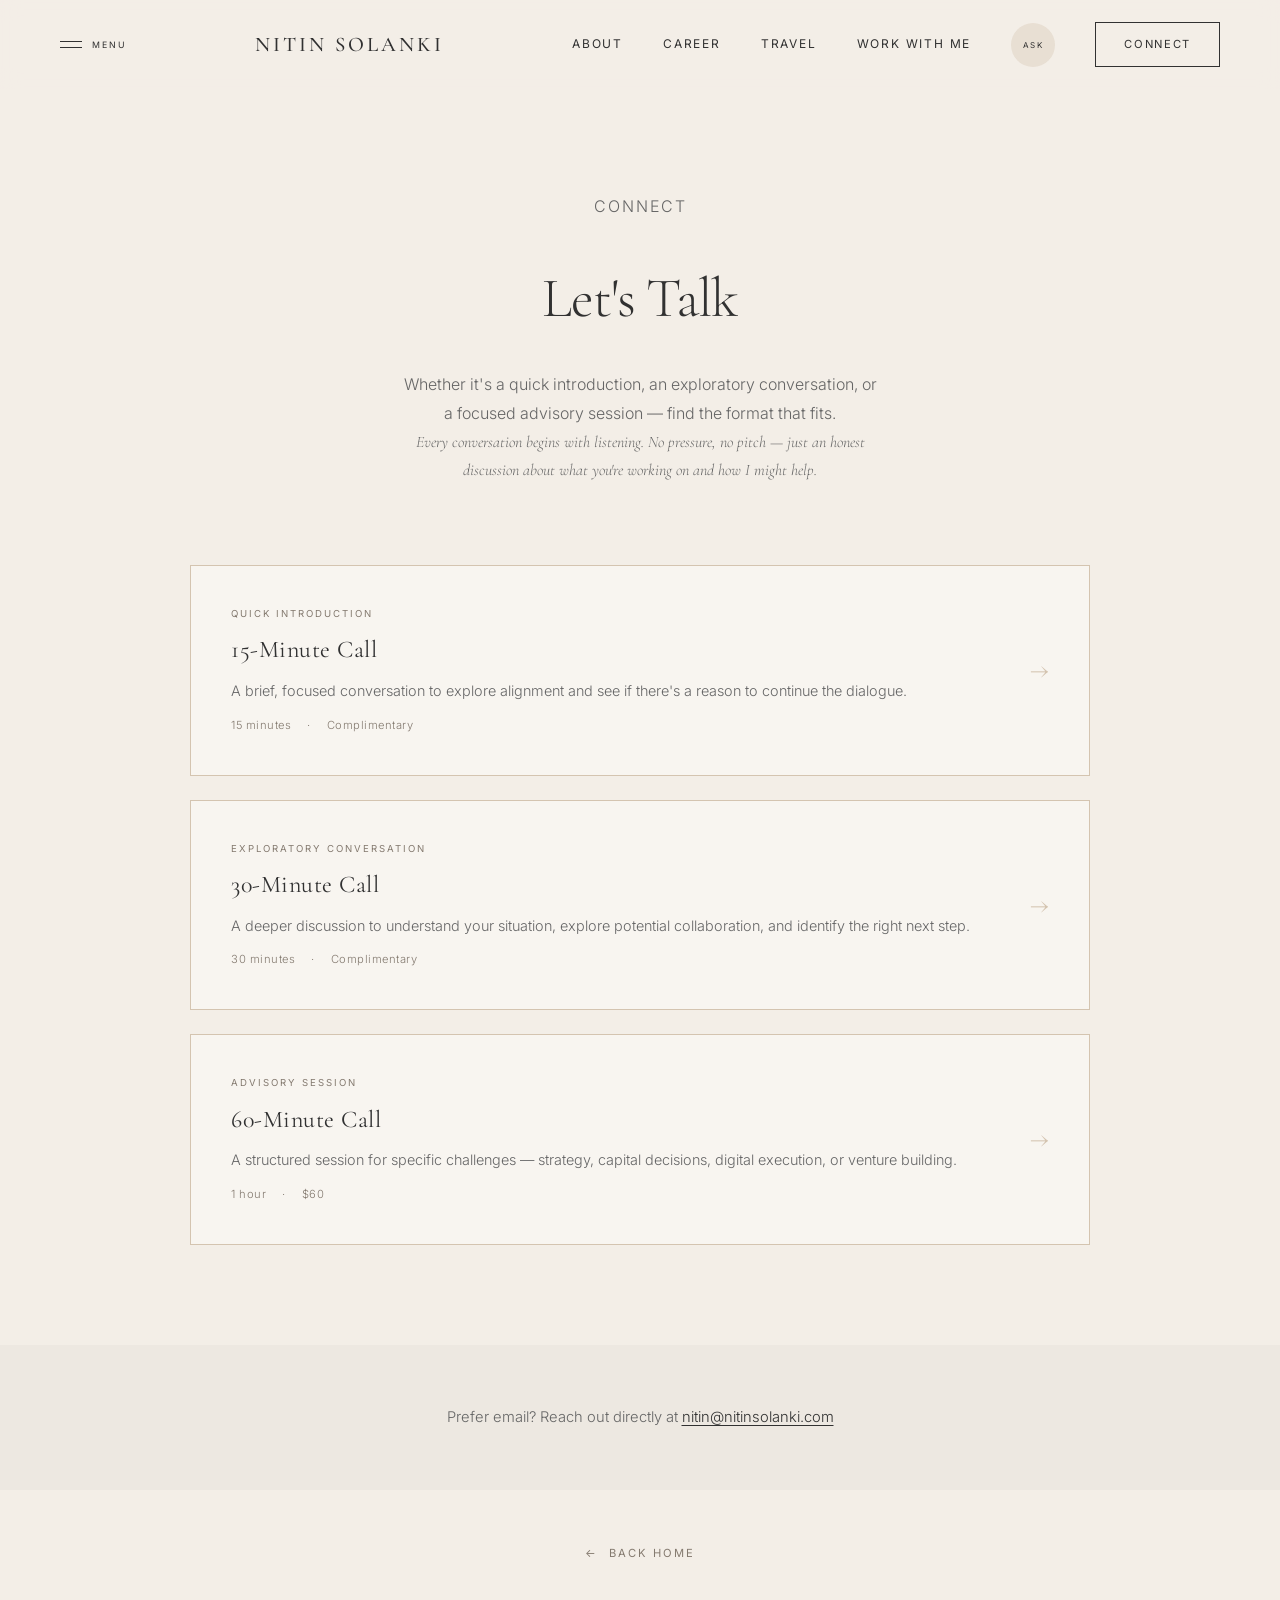
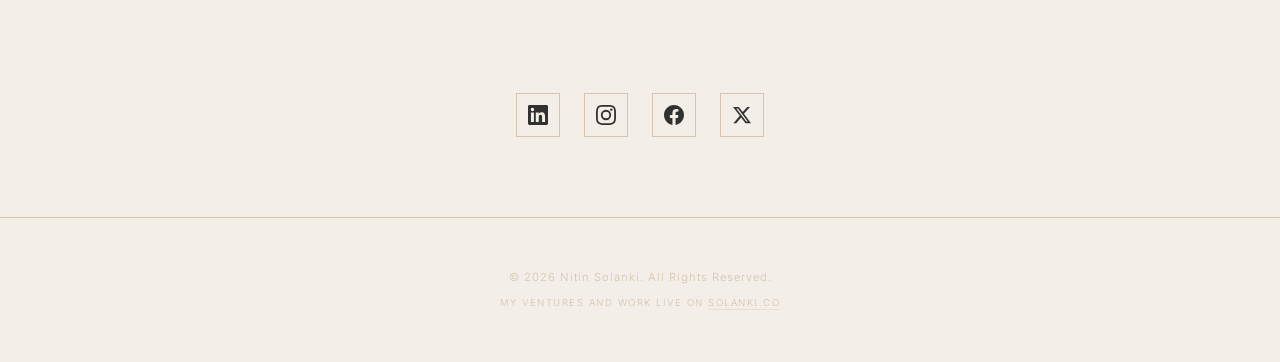
<file: connect.html>
<!DOCTYPE html>
<html lang="en">
<head>
    <meta charset="UTF-8">
    <meta name="viewport" content="width=device-width, initial-scale=1.0">
    <title>Connect – Nitin Solanki</title>
    <meta name="description" content="Book a conversation with Nitin Solanki. Whether it's a quick introduction, an exploratory discussion, or an advisory session — find the right time.">
    <meta name="robots" content="index, follow">
    <meta property="og:title" content="Connect – Nitin Solanki">
    <meta property="og:description" content="Book a conversation with Nitin Solanki. Quick introductions, exploratory discussions, and advisory sessions.">
    <meta property="og:type" content="website">
    <meta property="og:url" content="https://www.nitinsolanki.com/connect">
    <meta property="og:image" content="https://www.nitinsolanki.com/images/hero.jpg">
    <meta name="twitter:card" content="summary">
    <meta name="twitter:title" content="Connect – Nitin Solanki">
    <meta name="twitter:description" content="Book a conversation with Nitin Solanki. Quick introductions, exploratory discussions, and advisory sessions.">
    <meta name="twitter:image" content="https://www.nitinsolanki.com/images/hero.jpg">
    <link rel="canonical" href="https://www.nitinsolanki.com/connect">
    <link rel="icon" type="image/svg+xml" href="favicon.svg">
    <script type="application/ld+json">
    {
      "@context": "https://schema.org",
      "@type": "ContactPage",
      "name": "Connect with Nitin Solanki",
      "url": "https://www.nitinsolanki.com/connect",
      "mainEntity": {
        "@type": "Person",
        "name": "Nitin Solanki",
        "email": "nitin@nitinsolanki.com",
        "url": "https://www.nitinsolanki.com"
      }
    }
    </script>
    <link rel="preconnect" href="https://fonts.googleapis.com">
    <link rel="preconnect" href="https://fonts.gstatic.com" crossorigin>
    <link href="https://fonts.googleapis.com/css2?family=Cormorant+Garamond:ital,wght@0,300;0,400;0,500;0,600;1,300;1,400&family=Inter:wght@300;400;500&display=swap" rel="stylesheet">
    <meta name="theme-color" content="#F3EEE7">
    <link rel="stylesheet" href="shared.css">
    <style>

        /* ===== CONNECT HERO ===== */
        main { margin-top: 72px; }

        .connect-hero {
            min-height: 45vh;
            display: flex;
            align-items: center;
            justify-content: center;
            padding: 100px 20px 60px;
            text-align: center;
        }

        .connect-hero-content {
            max-width: 600px;
            opacity: 0;
            transform: translateY(20px);
            animation: fadeIn 1s cubic-bezier(0.4, 0, 0.2, 1) 0.3s forwards;
        }

        .section-eyebrow {
            color: #847A6F;
        }


        .connect-hero h1 {
            font-size: clamp(2.2rem, 5vw, 3.5rem);
            font-weight: 200;
            letter-spacing: -0.02em;
            color: var(--primary-text);
            margin-bottom: 1.5rem;
        }

        .connect-hero p {
            font-size: 1rem;
            color: #666;
            line-height: 1.8;
            font-weight: 300;
            max-width: 480px;
            margin: 0 auto;
        }

        @keyframes fadeIn {
            from { opacity: 0; transform: translateY(20px); }
            to { opacity: 1; transform: translateY(0); }
        }

        /* ===== BOOKING CARDS ===== */
        .booking-section {
            padding: 0 20px 80px;
        }

        .booking-grid {
            display: grid;
            grid-template-columns: 1fr;
            gap: 1.5rem;
            max-width: 900px;
            margin: 0 auto;
        }

        .booking-card {
            display: flex;
            align-items: center;
            justify-content: space-between;
            padding: 2.5rem;
            background: rgba(255, 255, 255, 0.4);
            border: 1px solid var(--warm-taupe);
            text-decoration: none;
            color: var(--primary-text);
            cursor: pointer;
            transition: all 0.35s cubic-bezier(0.4, 0, 0.2, 1);
        }

        .booking-card:hover {
            border-color: var(--primary-text);
            background: rgba(255, 255, 255, 0.6);
        }

        .booking-card-content { flex: 1; }

        .booking-card-label {
            font-family: 'Inter', sans-serif;
            font-size: 0.6rem;
            font-weight: 400;
            letter-spacing: 2px;
            text-transform: uppercase;
            color: #847A6F;
            margin-bottom: 0.5rem;
        }

        .booking-card h3 {
            font-family: 'Cormorant Garamond', Georgia, serif;
            font-size: 1.5rem;
            font-weight: 400;
            color: var(--primary-text);
            margin-bottom: 0.5rem;
        }

        .booking-card-desc {
            font-size: 0.9rem;
            color: #666;
            font-weight: 300;
            line-height: 1.7;
        }

        .booking-card-meta {
            display: flex;
            align-items: center;
            gap: 1rem;
            margin-top: 0.75rem;
        }

        .booking-card-meta span {
            font-family: 'Inter', sans-serif;
            font-size: 0.7rem;
            font-weight: 300;
            color: #847A6F;
            letter-spacing: 0.5px;
        }

        .booking-card-arrow {
            font-family: 'Cormorant Garamond', Georgia, serif;
            font-size: 1.8rem;
            font-weight: 300;
            color: var(--warm-taupe);
            margin-left: 2rem;
            transition: transform 0.3s, color 0.3s;
            flex-shrink: 0;
        }

        .booking-card:hover .booking-card-arrow {
            transform: translateX(4px);
            color: var(--primary-text);
        }

        /* ===== TIDYCAL MODAL ===== */
        .tidycal-modal {
            position: fixed;
            top: 0; left: 0; right: 0; bottom: 0;
            z-index: 2000;
            display: flex;
            align-items: center;
            justify-content: center;
            opacity: 0;
            pointer-events: none;
            transition: opacity 0.35s ease;
        }

        .tidycal-modal.active {
            opacity: 1;
            pointer-events: auto;
        }

        .tidycal-modal-backdrop {
            position: absolute;
            top: 0; left: 0; right: 0; bottom: 0;
            background: rgba(49, 49, 49, 0.5);
            backdrop-filter: blur(4px);
            -webkit-backdrop-filter: blur(4px);
        }

        .tidycal-modal-container {
            position: relative;
            width: 90vw;
            max-width: 560px;
            height: 85vh;
            max-height: 720px;
            background: var(--primary-bg);
            border: 1px solid var(--warm-taupe);
            overflow: hidden;
            transform: translateY(16px);
            transition: transform 0.35s ease;
        }

        .tidycal-modal.active .tidycal-modal-container {
            transform: translateY(0);
        }

        .tidycal-modal-header {
            display: flex;
            align-items: center;
            justify-content: space-between;
            padding: 16px 20px;
            border-bottom: 1px solid var(--warm-taupe);
        }

        .tidycal-modal-title {
            font-family: 'Inter', sans-serif;
            font-size: 0.65rem;
            font-weight: 400;
            letter-spacing: 1.5px;
            text-transform: uppercase;
            color: #847A6F;
        }

        .tidycal-modal-close {
            background: none;
            border: none;
            cursor: pointer;
            font-size: 1.4rem;
            color: #847A6F;
            line-height: 1;
            padding: 4px;
            transition: color 0.2s;
        }

        .tidycal-modal-close:hover { color: var(--primary-text); }

        .tidycal-modal-body {
            width: 100%;
            height: calc(100% - 53px);
        }

        .tidycal-modal-body iframe {
            width: 100%;
            height: 100%;
            border: none;
        }

        /* ===== NOTE SECTION ===== */
        .connect-note {
            padding: 60px 20px;
            background: #EDE8E1;
            text-align: center;
        }

        .connect-note-inner {
            max-width: 540px;
            margin: 0 auto;
        }

        .connect-note p {
            font-size: 0.92rem;
            color: #666;
            line-height: 1.7;
            font-weight: 300;
        }

        .connect-note a {
            color: var(--primary-text);
            text-decoration: underline;
            text-underline-offset: 3px;
            transition: opacity 0.3s;
        }

        .connect-note a:hover { opacity: 0.6; }

        /* ===== BACK LINK ===== */
        .back-section { padding: 48px 20px; text-align: center; }

        .back-link {
            font-family: 'Inter', sans-serif;
            font-size: 0.7rem;
            font-weight: 400;
            letter-spacing: 2px;
            text-transform: uppercase;
            color: #847A6F;
            text-decoration: none;
            transition: color 0.3s;
        }

        .back-link:hover { color: var(--primary-text); }
        .back-link span { margin-right: 6px; }

        /* ===== CONNECT REASSURANCE ===== */
        .connect-reassurance {
            font-family: 'Cormorant Garamond', Georgia, serif;
            font-size: 1.1rem;
            font-style: italic;
            color: #6B6560;
            max-width: 500px;
            margin: 20px auto 0;
            line-height: 1.7;
        }

        @media (min-width: 1024px) {
            .connect-reassurance {
                font-size: 1.2rem;
            }
        }

        /* ===== RESPONSIVE ===== */
        @media (max-width: 767px) {
            .booking-card {
                flex-direction: column;
                align-items: flex-start;
                padding: 2rem;
            }
            .booking-card-arrow { margin-left: 0; margin-top: 1rem; }
        }

        @media (min-width: 768px) {
            .connect-hero { padding: 120px 40px 80px; }
            .booking-section { padding: 0 40px 100px; }
        }

        @media (min-width: 1024px) {
        }
    </style>
</head>
<body>

    <a href="#main-content" class="skip-to-content">Skip to content</a>

    <!-- Header -->
    <header>
        <button class="hamburger" aria-label="Toggle menu" aria-expanded="false">
            <div class="hamburger-lines">
                <span></span>
                <span></span>
            </div>
            <span class="hamburger-label">Menu</span>
        </button>
        <a href="index.html" class="logo">Nitin Solanki</a>
        <div class="header-cta">
            <a href="connect.html" class="reserve-btn">Connect</a>
        </div>
        <nav class="desktop-nav">
            <a href="about.html">About</a>
            <a href="career.html">Career</a>
            <a href="travel.html">Travel</a>
            <a href="workwithme.html">Work With Me</a>
            <a href="connect.html" class="reserve-btn">Connect</a>
        </nav>
    </header>

    <!-- Full-Screen Navigation Overlay -->
    <div class="nav-overlay">
        <nav>
            <a href="about.html">About</a>
            <a href="career.html">Career</a>
            <a href="travel.html">Travel</a>
            <a href="workwithme.html">Work With Me</a>
            <a href="connect.html">Connect</a>
        </nav>
        <div class="nav-social">
            <a href="https://www.linkedin.com/in/nitinsolanki" target="_blank" rel="noopener noreferrer">LinkedIn</a>
            <a href="https://www.instagram.com/nitinsolanki" target="_blank" rel="noopener noreferrer">Instagram</a>
            <a href="https://x.com/nitinsolanki" target="_blank" rel="noopener noreferrer">X</a>
        </div>
    </div>

    <main>

        <!-- Connect Hero -->
        <section class="connect-hero" id="main-content">
            <div class="connect-hero-content">
                <p class="section-eyebrow line-accent" style="text-align:center;">Connect</p>
                <h1 style="margin-top: 30px;">Let's Talk</h1>
                <p class="connect-description">Whether it's a quick introduction, an exploratory conversation, or a focused advisory session — find the format that fits.</p>
                <p class="connect-reassurance">Every conversation begins with listening. No pressure, no pitch — just an honest discussion about what you're working on and how I might help.</p>
            </div>
        </section>

        <!-- Booking Cards -->
        <section class="booking-section">
            <div class="booking-grid">

                <div class="booking-card stagger-item" data-tidycal="https://tidycal.com/solanki/15-minute-meeting" data-label="Quick Introduction">
                    <div class="booking-card-content">
                        <div class="booking-card-label">Quick Introduction</div>
                        <h3>15-Minute Call</h3>
                        <p class="booking-card-desc">A brief, focused conversation to explore alignment and see if there's a reason to continue the dialogue.</p>
                        <div class="booking-card-meta">
                            <span>15 minutes</span>
                            <span>&middot;</span>
                            <span>Complimentary</span>
                        </div>
                    </div>
                    <span class="booking-card-arrow">&rarr;</span>
                </div>

                <div class="booking-card stagger-item" data-tidycal="https://tidycal.com/solanki/30-minute-meeting" data-label="Exploratory Conversation">
                    <div class="booking-card-content">
                        <div class="booking-card-label">Exploratory Conversation</div>
                        <h3>30-Minute Call</h3>
                        <p class="booking-card-desc">A deeper discussion to understand your situation, explore potential collaboration, and identify the right next step.</p>
                        <div class="booking-card-meta">
                            <span>30 minutes</span>
                            <span>&middot;</span>
                            <span>Complimentary</span>
                        </div>
                    </div>
                    <span class="booking-card-arrow">&rarr;</span>
                </div>

                <div class="booking-card stagger-item" data-tidycal="https://tidycal.com/solanki/60-minute-meeting" data-label="Advisory Session">
                    <div class="booking-card-content">
                        <div class="booking-card-label">Advisory Session</div>
                        <h3>60-Minute Call</h3>
                        <p class="booking-card-desc">A structured session for specific challenges — strategy, capital decisions, digital execution, or venture building.</p>
                        <div class="booking-card-meta">
                            <span>1 hour</span>
                            <span>&middot;</span>
                            <span>$60</span>
                        </div>
                    </div>
                    <span class="booking-card-arrow">&rarr;</span>
                </div>

            </div>
        </section>

        <!-- Note -->
        <section class="connect-note fade-in">
            <div class="connect-note-inner">
                <p>Prefer email? Reach out directly at <a href="mailto:nitin@nitinsolanki.com">nitin@nitinsolanki.com</a></p>
            </div>
        </section>

        <!-- Back -->
        <div class="back-section fade-in">
            <a href="index.html" class="back-link"><span>&larr;</span> Back Home</a>
        </div>

    </main>

    <!-- Social Icons -->
    <section class="social-section">
        <a href="https://www.linkedin.com/in/nitinsolanki" target="_blank" rel="noopener noreferrer" class="social-icon" aria-label="LinkedIn">
            <svg viewBox="0 0 24 24"><path d="M20.447 20.452h-3.554v-5.569c0-1.328-.027-3.037-1.852-3.037-1.853 0-2.136 1.445-2.136 2.939v5.667H9.351V9h3.414v1.561h.046c.477-.9 1.637-1.85 3.37-1.85 3.601 0 4.267 2.37 4.267 5.455v6.286zM5.337 7.433a2.062 2.062 0 01-2.063-2.065 2.064 2.064 0 112.063 2.065zm1.782 13.019H3.555V9h3.564v11.452zM22.225 0H1.771C.792 0 0 .774 0 1.729v20.542C0 23.227.792 24 1.771 24h20.451C23.2 24 24 23.227 24 22.271V1.729C24 .774 23.2 0 22.222 0h.003z"/></svg>
        </a>
        <a href="https://www.instagram.com/nitinsolanki" target="_blank" rel="noopener noreferrer" class="social-icon" aria-label="Instagram">
            <svg viewBox="0 0 24 24"><path d="M12 2.163c3.204 0 3.584.012 4.85.07 3.252.148 4.771 1.691 4.919 4.919.058 1.265.069 1.645.069 4.849 0 3.205-.012 3.584-.069 4.849-.149 3.225-1.664 4.771-4.919 4.919-1.266.058-1.644.07-4.85.07-3.204 0-3.584-.012-4.849-.07-3.26-.149-4.771-1.699-4.919-4.92-.058-1.265-.07-1.644-.07-4.849 0-3.204.013-3.583.07-4.849.149-3.227 1.664-4.771 4.919-4.919 1.266-.057 1.645-.069 4.849-.069zM12 0C8.741 0 8.333.014 7.053.072 2.695.272.273 2.69.073 7.052.014 8.333 0 8.741 0 12c0 3.259.014 3.668.072 4.948.2 4.358 2.618 6.78 6.98 6.98C8.333 23.986 8.741 24 12 24c3.259 0 3.668-.014 4.948-.072 4.354-.2 6.782-2.618 6.979-6.98.059-1.28.073-1.689.073-4.948 0-3.259-.014-3.667-.072-4.947-.196-4.354-2.617-6.78-6.979-6.98C15.668.014 15.259 0 12 0zm0 5.838a6.162 6.162 0 100 12.324 6.162 6.162 0 000-12.324zM12 16a4 4 0 110-8 4 4 0 010 8zm6.406-11.845a1.44 1.44 0 100 2.881 1.44 1.44 0 000-2.881z"/></svg>
        </a>
        <a href="https://www.facebook.com/nitinsolanki" target="_blank" rel="noopener noreferrer" class="social-icon" aria-label="Facebook">
            <svg viewBox="0 0 24 24"><path d="M24 12.073c0-6.627-5.373-12-12-12s-12 5.373-12 12c0 5.99 4.388 10.954 10.125 11.854v-8.385H7.078v-3.47h3.047V9.43c0-3.007 1.792-4.669 4.533-4.669 1.312 0 2.686.235 2.686.235v2.953H15.83c-1.491 0-1.956.925-1.956 1.874v2.25h3.328l-.532 3.47h-2.796v8.385C19.612 23.027 24 18.062 24 12.073z"/></svg>
        </a>
        <a href="https://x.com/nitinsolanki" target="_blank" rel="noopener noreferrer" class="social-icon" aria-label="X">
            <svg viewBox="0 0 24 24"><path d="M18.244 2.25h3.308l-7.227 8.26 8.502 11.24H16.17l-5.214-6.817L4.99 21.75H1.68l7.73-8.835L1.254 2.25H8.08l4.713 6.231zm-1.161 17.52h1.833L7.084 4.126H5.117z"/></svg>
        </a>
    </section>

    <!-- Footer -->
    <footer>
        <p>&copy; 2026 Nitin Solanki. All Rights Reserved.</p>
        <p class="footer-relationship">My ventures and work live on <a href="https://solanki.co" target="_blank" rel="noopener noreferrer">solanki.co</a></p>
    </footer>

    <!-- TidyCal Modal -->
    <div class="tidycal-modal" id="tidycalModal">
        <div class="tidycal-modal-backdrop" id="tidycalBackdrop"></div>
        <div class="tidycal-modal-container">
            <div class="tidycal-modal-header">
                <span class="tidycal-modal-title" id="tidycalTitle"></span>
                <button class="tidycal-modal-close" id="tidycalClose" aria-label="Close">&times;</button>
            </div>
            <div class="tidycal-modal-body">
                <iframe id="tidycalFrame" src="" title="Book a call"></iframe>
            </div>
        </div>
    </div>

    <script>
        // Hamburger Menu
        const hamburger = document.querySelector('.hamburger');
        const navOverlay = document.querySelector('.nav-overlay');
        const navLinks = document.querySelectorAll('.nav-overlay nav a');

        hamburger.addEventListener('click', function() {
            this.classList.toggle('active');
            navOverlay.classList.toggle('active');
            document.body.style.overflow = navOverlay.classList.contains('active') ? 'hidden' : '';
            this.setAttribute('aria-expanded', this.classList.contains('active'));
        });

        navLinks.forEach(link => {
            link.addEventListener('click', function() {
                hamburger.classList.remove('active');
                navOverlay.classList.remove('active');
                document.body.style.overflow = '';
                hamburger.setAttribute('aria-expanded', 'false');
            });
        });

        // Header scroll
        window.addEventListener('scroll', () => {
            document.querySelector('header').classList.toggle('scrolled', window.scrollY > 50);
        });

        // Fade-in observer
        const observer = new IntersectionObserver((entries) => {
            entries.forEach(entry => {
                if (entry.isIntersecting) {
                    entry.target.classList.add('visible');
                    observer.unobserve(entry.target);
                }
            });
        }, { threshold: 0.15, rootMargin: '0px 0px -40px 0px' });

        document.querySelectorAll('.fade-in, .stagger-item').forEach(el => observer.observe(el));

        // TidyCal Modal
        const modal = document.getElementById('tidycalModal');
        const modalBackdrop = document.getElementById('tidycalBackdrop');
        const modalClose = document.getElementById('tidycalClose');
        const modalTitle = document.getElementById('tidycalTitle');
        const modalFrame = document.getElementById('tidycalFrame');

        function openTidycal(url, label) {
            modalTitle.textContent = label;
            modalFrame.src = url;
            modal.classList.add('active');
            document.body.style.overflow = 'hidden';
        }

        function closeTidycal() {
            modal.classList.remove('active');
            document.body.style.overflow = '';
            setTimeout(() => { modalFrame.src = ''; }, 350);
        }

        document.querySelectorAll('.booking-card[data-tidycal]').forEach(card => {
            card.addEventListener('click', () => {
                openTidycal(card.dataset.tidycal, card.dataset.label);
            });
        });

        modalBackdrop.addEventListener('click', closeTidycal);
        modalClose.addEventListener('click', closeTidycal);

        document.addEventListener('keydown', (e) => {
            if (e.key === 'Escape' && modal.classList.contains('active')) closeTidycal();
        });
    </script>

    <!-- AI Chat Widget -->
    <script src="chat-widget.js" defer></script>

</body>
</html>
</file>
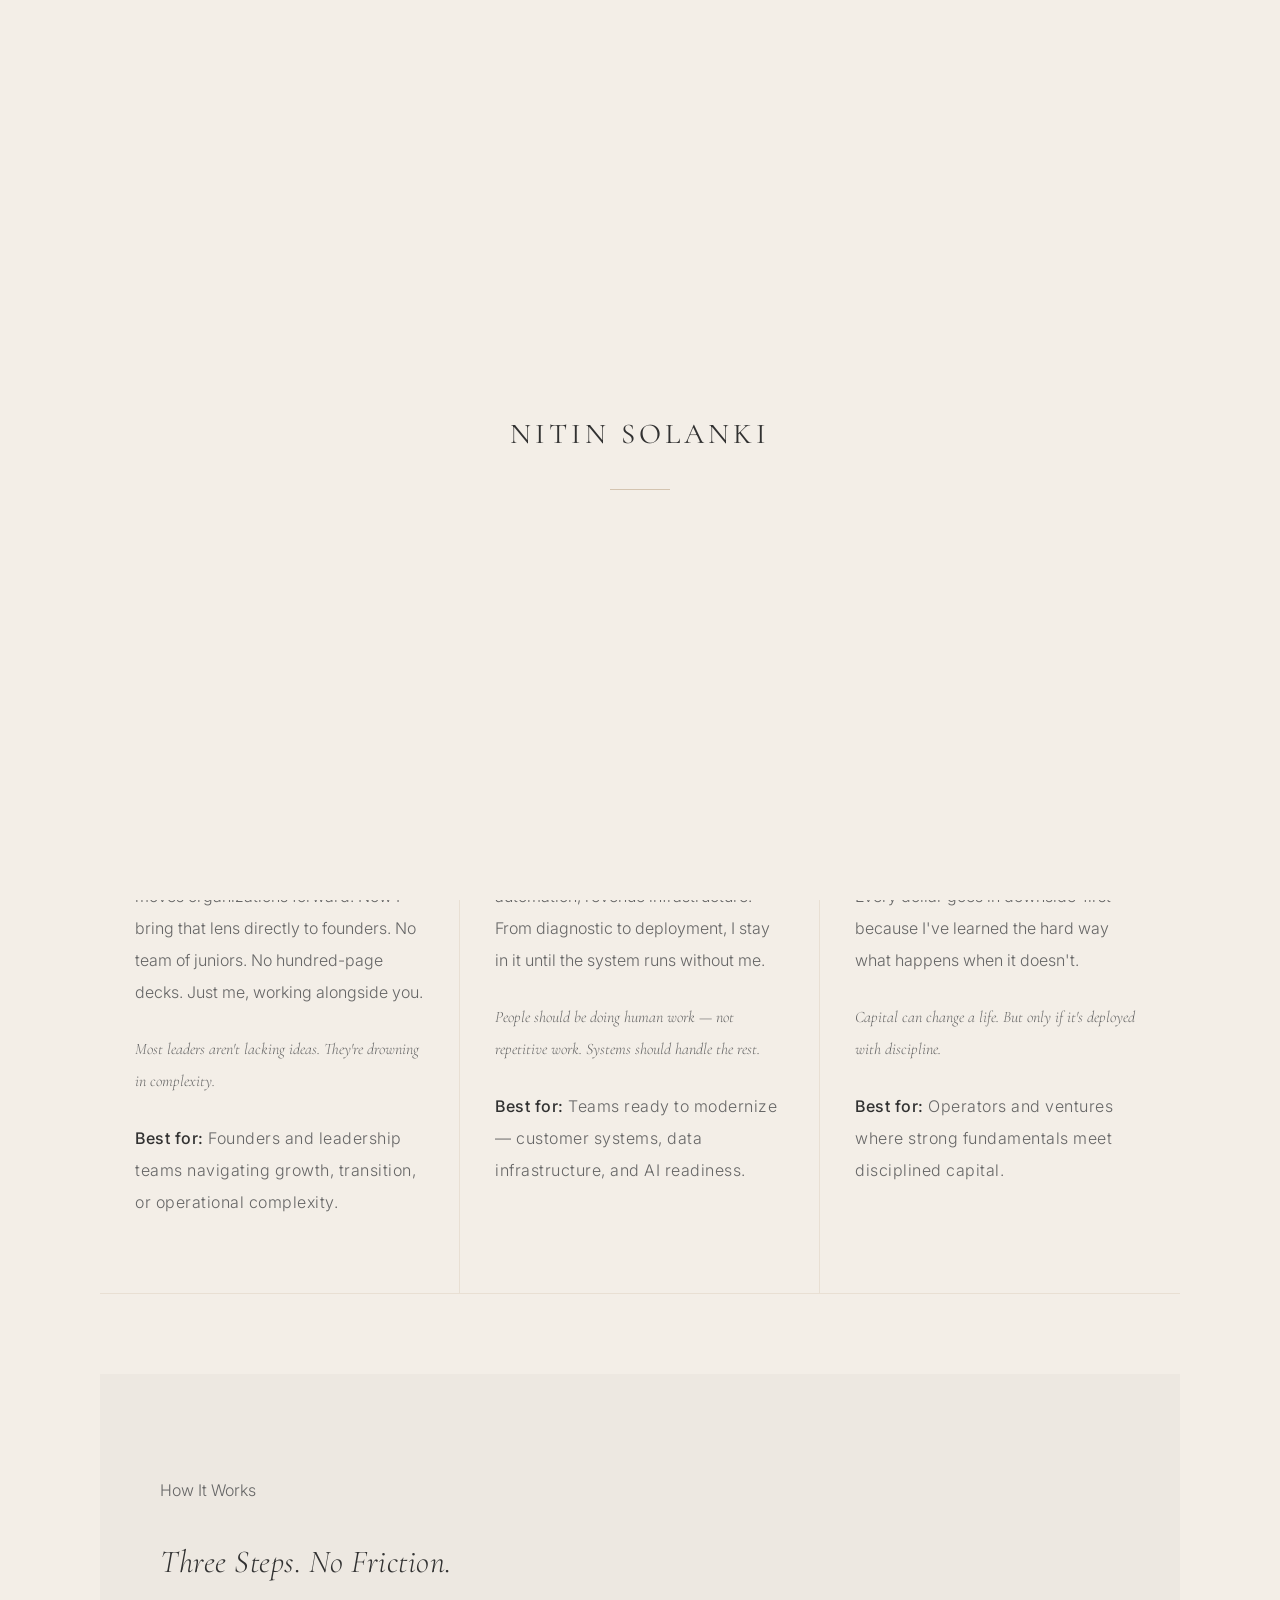
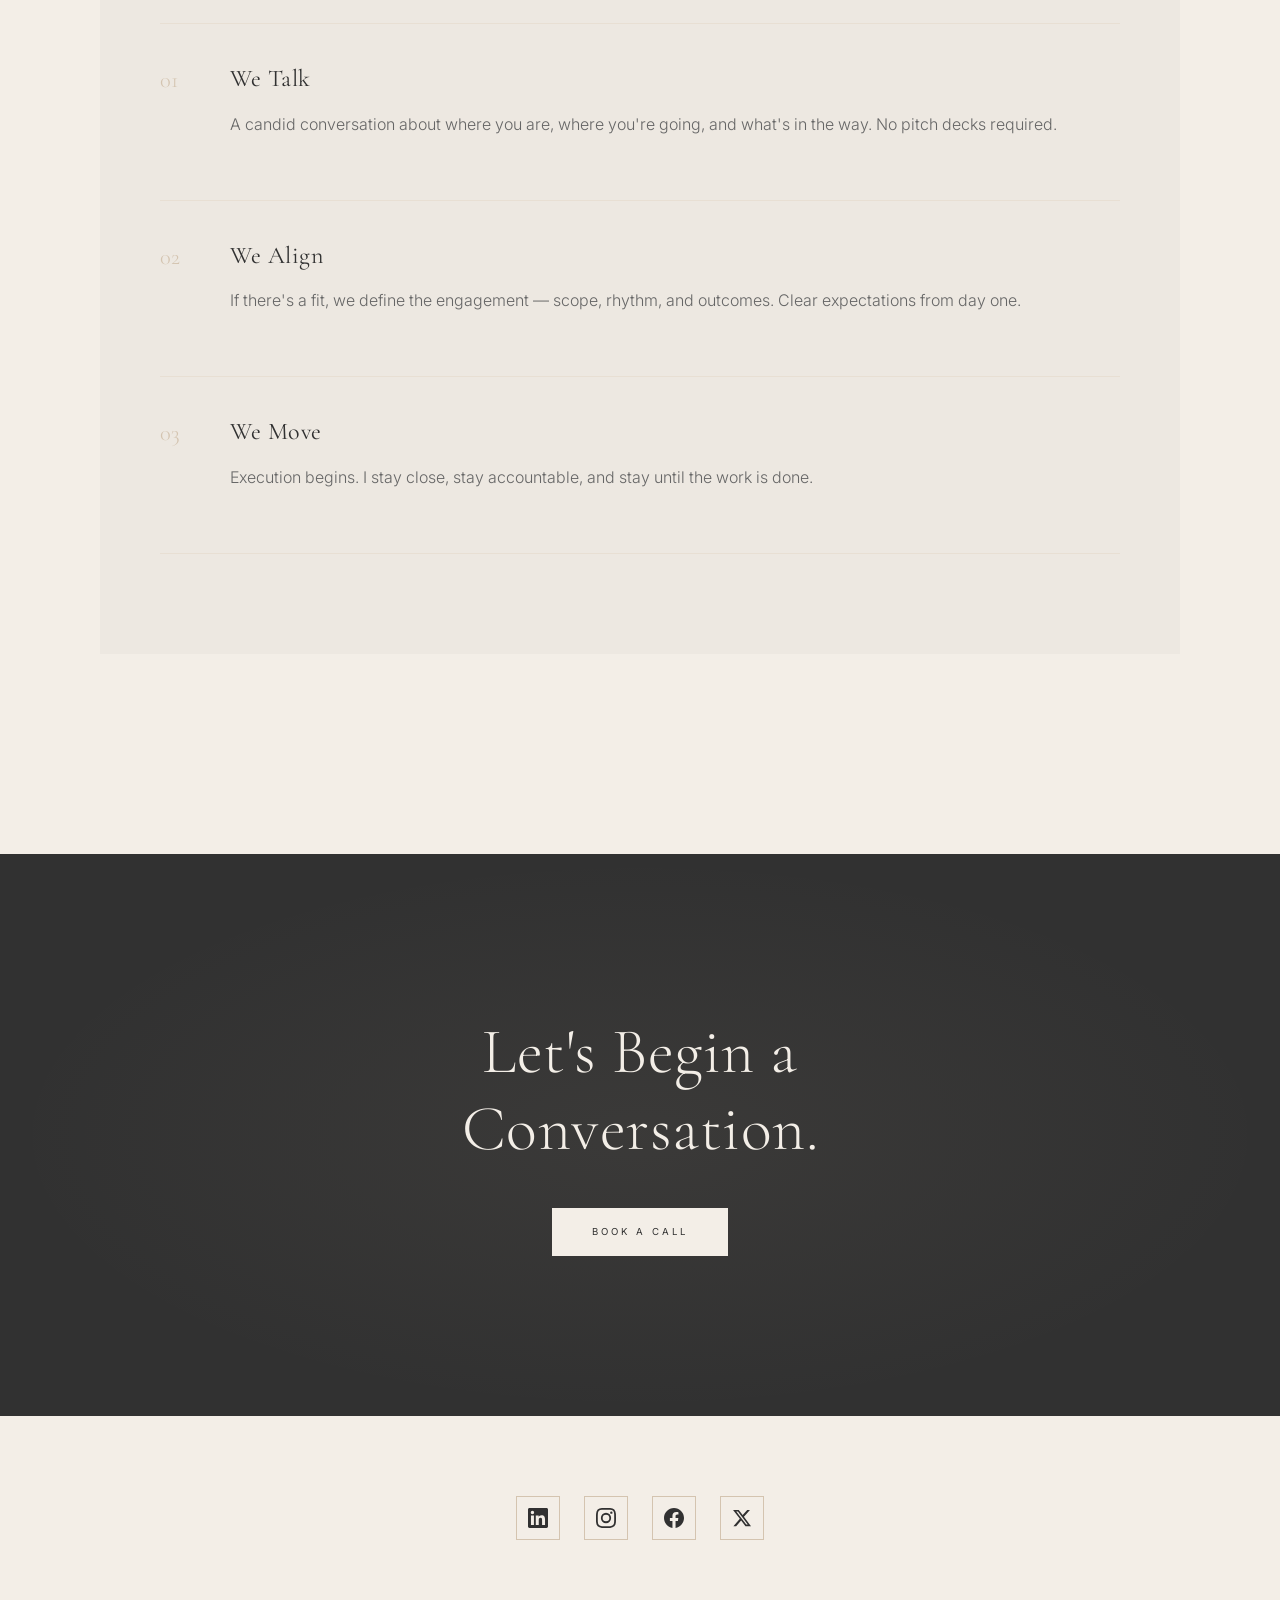
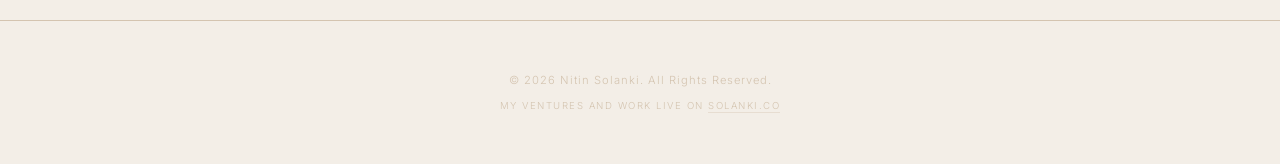
<file: workwithme.html>
<!DOCTYPE html>
<html lang="en">
<head>
    <meta charset="UTF-8">
    <meta name="viewport" content="width=device-width, initial-scale=1.0">
    <title>Work With Me – Nitin Solanki</title>
    <meta name="description" content="Work directly with Nitin Solanki — advisory, capital, and digital transformation through Solanki Co. Small circle, hands-on work, real outcomes.">
    <meta property="og:title" content="Work With Me – Nitin Solanki">
    <meta property="og:description" content="Advisory, capital, and digital transformation through Solanki Co. For founders and leaders who value depth and conviction.">
    <meta property="og:type" content="website">
    <meta name="twitter:card" content="summary_large_image">
    <meta name="twitter:title" content="Work With Me – Nitin Solanki">
    <meta name="twitter:description" content="Advisory, capital, and digital transformation through Solanki Co. For founders and leaders who value depth and conviction.">
    <meta name="twitter:image" content="https://www.nitinsolanki.com/images/hero.jpg">
    <meta name="robots" content="index, follow">
    <meta property="og:url" content="https://www.nitinsolanki.com/workwithme.html">
    <meta property="og:image" content="https://www.nitinsolanki.com/images/hero.jpg">
    <link rel="canonical" href="https://www.nitinsolanki.com/workwithme.html">
    <link rel="icon" type="image/svg+xml" href="favicon.svg">
    <link rel="preconnect" href="https://fonts.googleapis.com">
    <link rel="preconnect" href="https://fonts.gstatic.com" crossorigin>
    <link href="https://fonts.googleapis.com/css2?family=Cormorant+Garamond:ital,wght@0,300;0,400;0,500;0,600;1,300;1,400&family=Inter:wght@300;400;500&display=swap" rel="stylesheet">
    <meta name="theme-color" content="#F3EEE7">
    <link rel="stylesheet" href="shared.css">
    <script type="application/ld+json">
    {
      "@context": "https://schema.org",
      "@type": "ProfessionalService",
      "name": "Solanki Co – Advisory, Capital & Digital",
      "url": "https://www.nitinsolanki.com/workwithme.html",
      "description": "Advisory, digital transformation, and capital partnerships through Solanki Co. For founders and leaders.",
      "provider": {
        "@type": "Person",
        "name": "Nitin Solanki",
        "url": "https://www.nitinsolanki.com"
      },
      "serviceType": ["Advisory", "Capital", "Digital Transformation", "AI Automation"],
      "areaServed": "US",
      "hasOfferCatalog": {
        "@type": "OfferCatalog",
        "name": "Engagement Models",
        "itemListElement": [
          { "@type": "Offer", "itemOffered": { "@type": "Service", "name": "Mora Sol Advisory", "description": "Hands-on strategy and operating counsel from 25 years in consulting" } },
          { "@type": "Offer", "itemOffered": { "@type": "Service", "name": "Mora Sol Digital", "description": "AI workflows, automation, CRM, and revenue systems — built to run without you" } },
          { "@type": "Offer", "itemOffered": { "@type": "Service", "name": "Mora Sol Capital", "description": "Downside-first investing in hospitality, storage, and structured deals" } }
        ]
      }
    }
    </script>
    <style>
        /* ===== PAGE HERO (Mobile First) ===== */

        /* ===== PAGE HERO (Mobile First) ===== */
        .page-hero {
            margin-top: 70px;
            padding: 60px 20px 40px;
            text-align: center;
        }

        .eyebrow {
            color: #847A6F;
        }

        .page-title {
            font-size: 2.5rem;
            font-weight: 200;
            letter-spacing: -0.02em;
            margin-bottom: 25px;
            line-height: 1.2;
        }

        .page-subtitle {
            font-size: 1rem;
            font-weight: 300;
            color: #666;
            max-width: 600px;
            margin: 0 auto;
            line-height: 1.9;
        }

        /* ===== CONTENT (Mobile First) ===== */
        .content {
            max-width: 1200px;
            margin: 0 auto;
            padding: 40px 20px 80px;
        }

        .section-label {
            color: #847A6F;
        }

        .section-heading {
            font-family: 'Cormorant Garamond', Georgia, serif;
            font-size: 1.6rem;
            font-weight: 300;
            letter-spacing: 0.5px;
            margin-bottom: 25px;
            color: var(--primary-text);
            line-height: 1.3;
            font-style: italic;
        }

        .content p {
            font-size: 0.95rem;
            font-weight: 300;
            line-height: 1.9;
            color: #666;
            margin-bottom: 20px;
        }

        /* ===== ENGAGEMENT TILES ===== */
        .tiles-grid {
            display: grid;
            grid-template-columns: 1fr;
            gap: 0;
            margin: 40px 0 60px;
        }

        .tile {
            padding: 40px 25px;
            border-top: 1px solid var(--soft-sand);
        }

        .tile:last-child {
            border-bottom: 1px solid var(--soft-sand);
        }

        .tile-number {
            font-family: 'Cormorant Garamond', Georgia, serif;
            font-size: 0.85rem;
            font-weight: 400;
            color: var(--warm-taupe);
            margin-bottom: 15px;
            letter-spacing: 1px;
        }

        .tile-title {
            font-family: 'Cormorant Garamond', Georgia, serif;
            font-size: 1.5rem;
            font-weight: 400;
            color: var(--primary-text);
            margin-bottom: 15px;
            letter-spacing: 0.5px;
        }

        .tile-description {
            font-size: 0.9rem;
            font-weight: 300;
            color: #666;
            line-height: 1.8;
            margin-bottom: 15px;
        }

        .tile-best-for {
            font-family: 'Inter', sans-serif;
            font-size: 0.7rem;
            font-weight: 400;
            color: var(--warm-taupe);
            letter-spacing: 0.5px;
        }

        .tile-best-for strong {
            font-weight: 500;
            color: var(--primary-text);
        }

        .tile-why {
            font-family: 'Cormorant Garamond', Georgia, serif;
            font-size: 1.05rem;
            font-weight: 300;
            line-height: 1.6;
            color: var(--primary-text);
            margin-top: 12px;
            margin-bottom: 16px;
        }

        /* ===== PROCESS SECTION ===== */
        .process-section {
            margin: 60px 0;
        }

        .process-steps {
            margin-top: 40px;
        }

        .process-step {
            display: flex;
            align-items: flex-start;
            gap: 20px;
            padding: 25px 0;
            border-bottom: 1px solid var(--soft-sand);
        }

        .process-step:first-child {
            border-top: 1px solid var(--soft-sand);
        }

        .step-number {
            font-family: 'Cormorant Garamond', Georgia, serif;
            font-size: 1.2rem;
            font-weight: 300;
            color: var(--warm-taupe);
            min-width: 30px;
            padding-top: 2px;
        }

        .step-content {
            flex: 1;
        }

        .step-title {
            font-family: 'Cormorant Garamond', Georgia, serif;
            font-size: 1.3rem;
            font-weight: 400;
            color: var(--primary-text);
            margin-bottom: 8px;
        }

        .step-text {
            font-size: 0.9rem;
            font-weight: 300;
            color: #666;
            line-height: 1.8;
        }

        /* ===== TONAL ZONING ===== */
        .process-section {
            background: #EDE8E1;
        }

        /* ========================================
           TABLET STYLES (min-width: 768px)
           ======================================== */
        @media (min-width: 768px) {
            .page-hero {
                margin-top: 80px;
                padding: 80px 40px 60px;
            }

            .page-title { font-size: 3rem; }
            .page-subtitle { font-size: 1.05rem; }

            .content { padding: 50px 40px 100px; }

            .section-heading { font-size: 1.8rem; }

            .tiles-grid {
                grid-template-columns: 1fr;
                gap: 0;
            }

            .tile {
                padding: 45px 30px;
            }

            .tile-title { font-size: 1.6rem; }

            .process-step { gap: 25px; padding: 30px 0; }
            .step-number { font-size: 1.3rem; }
            .step-title { font-size: 1.4rem; }

            .process-section { padding: 80px 40px; }
        }

        /* ========================================
           DESKTOP STYLES (min-width: 1024px)
           ======================================== */
        @media (min-width: 1024px) {
            .page-hero {
                margin-top: 90px;
                padding: 100px 60px 80px;
            }

            .eyebrow { font-size: 0.65rem; margin-bottom: 20px; }
            .page-title { font-size: 3.5rem; margin-bottom: 35px; }

            .page-subtitle {
                font-size: 1.1rem;
                line-height: 2;
                max-width: 650px;
            }

            .content { padding: 60px 60px 120px; }

            .section-label { font-size: 0.65rem; margin-bottom: 20px; }
            .section-heading { font-size: 2rem; margin-bottom: 30px; }

            .content p {
                font-size: 1rem;
                line-height: 2;
                margin-bottom: 25px;
            }

            .tiles-grid {
                grid-template-columns: repeat(3, 1fr);
                gap: 0;
                margin: 50px 0 80px;
                border-top: 1px solid var(--soft-sand);
                border-bottom: 1px solid var(--soft-sand);
            }

            .tile {
                padding: 50px 35px;
                border-top: none;
                border-right: 1px solid var(--soft-sand);
            }

            .tile:last-child {
                border-right: none;
                border-bottom: none;
            }

            .tile:first-child { border-bottom: none; }
            .tile:nth-child(2) { border-bottom: none; }

            .tile-title { font-size: 1.7rem; }

            .tile-description { font-size: 0.95rem; }

            .process-section { margin: 80px 0; }
            .process-step { gap: 30px; padding: 35px 0; }
            .step-number { font-size: 1.4rem; min-width: 40px; }
            .step-title { font-size: 1.5rem; }
            .step-text { font-size: 0.95rem; }

            .process-section { padding: 100px 60px; }
            .cta-link { font-size: 0.75rem; padding: 12px 24px; }
            .cta-link-secondary { font-size: 0.75rem; }
        }
    </style>
</head>
<body>

    <a href="#main-content" class="skip-to-content">Skip to content</a>

    <!-- Loading Screen -->
    <div class="loading-screen">
        <span class="loading-logo">Nitin Solanki</span>
        <div class="loading-line"></div>
    </div>

    <!-- Header - Aman Style: Hamburger (left) | Logo (center) | Reserve (right) -->
    <header>
        <button class="hamburger" aria-label="Toggle menu" aria-expanded="false">
            <div class="hamburger-lines">
                <span></span>
                <span></span>
            </div>
            <span class="hamburger-label">Menu</span>
        </button>
        <a href="index.html" class="logo">Nitin Solanki</a>
        <div class="header-cta">
            <a href="connect.html" class="reserve-btn">Connect</a>
        </div>
        <!-- Desktop Navigation -->
        <nav class="desktop-nav">
            <a href="about.html">About</a>
            <a href="career.html">Career</a>
            <a href="travel.html">Travel</a>
            <a href="workwithme.html">Work With Me</a>
            <a href="connect.html" class="reserve-btn">Connect</a>
        </nav>
    </header>

    <!-- Full-Screen Navigation Overlay -->
    <div class="nav-overlay">
        <nav>
            <a href="about.html">About</a>
            <a href="career.html">Career</a>
            <a href="travel.html">Travel</a>
            <a href="workwithme.html">Work With Me</a>
            <a href="connect.html">Connect</a>
        </nav>
        <div class="nav-social">
            <a href="https://www.linkedin.com/in/nitinsolanki" target="_blank" rel="noopener noreferrer">LinkedIn</a>
            <a href="https://www.instagram.com/nitinsolanki" target="_blank" rel="noopener noreferrer">Instagram</a>
            <a href="https://x.com/nitinsolanki" target="_blank" rel="noopener noreferrer">X</a>
        </div>
    </div>

    <!-- Page Hero -->
    <section class="page-hero fade-in" id="main-content">
        <span class="eyebrow">Partnerships</span>
        <h1 class="page-title">Work With Me</h1>
        <p class="page-subtitle">
            I keep my circle small and my work hands-on. Every engagement runs through Solanki Co — but the relationship starts here, with a conversation. If you're building something that matters, let's talk.
        </p>
    </section>

    <!-- Content -->
    <div class="content">

        <!-- Engagement Tiles -->
        <div class="tiles-grid">
            <div class="tile stagger-item">
                <p class="tile-number">01</p>
                <h3 class="tile-title">Mora Sol Advisory</h3>
                <p class="tile-description">
                    I spent 25 years inside Deloitte, Accenture, and complex client environments — learning what actually moves organizations forward. Now I bring that lens directly to founders. No team of juniors. No hundred-page decks. Just me, working alongside you.
                </p>
                <p class="tile-why"><em>Most leaders aren't lacking ideas. They're drowning in complexity.</em></p>
                <p class="tile-best-for"><strong>Best for:</strong> Founders and leadership teams navigating growth, transition, or operational complexity.</p>
            </div>

            <div class="tile stagger-item">
                <p class="tile-number">02</p>
                <h3 class="tile-title">Mora Sol Digital</h3>
                <p class="tile-description">
                    I build the systems most companies know they need but can't seem to get right — AI workflows, CRM, automation, revenue infrastructure. From diagnostic to deployment, I stay in it until the system runs without me.
                </p>
                <p class="tile-why"><em>People should be doing human work — not repetitive work. Systems should handle the rest.</em></p>
                <p class="tile-best-for"><strong>Best for:</strong> Teams ready to modernize — customer systems, data infrastructure, and AI readiness.</p>
            </div>

            <div class="tile stagger-item">
                <p class="tile-number">03</p>
                <h3 class="tile-title">Mora Sol Capital</h3>
                <p class="tile-description">
                    I invest in hospitality, storage, and structured deals where I know the operator and trust the fundamentals. Every dollar goes in downside-first — because I've learned the hard way what happens when it doesn't.
                </p>
                <p class="tile-why"><em>Capital can change a life. But only if it's deployed with discipline.</em></p>
                <p class="tile-best-for"><strong>Best for:</strong> Operators and ventures where strong fundamentals meet disciplined capital.</p>
            </div>
        </div>

        <!-- Process Section -->
        <div class="process-section fade-in">
            <p class="section-label line-accent">How It Works</p>
            <h2 class="section-heading" style="margin-top: 35px;">Three Steps. No Friction.</h2>

            <div class="process-steps">
                <div class="process-step stagger-item">
                    <span class="step-number">01</span>
                    <div class="step-content">
                        <h3 class="step-title">We Talk</h3>
                        <p class="step-text">A candid conversation about where you are, where you're going, and what's in the way. No pitch decks required.</p>
                    </div>
                </div>

                <div class="process-step stagger-item">
                    <span class="step-number">02</span>
                    <div class="step-content">
                        <h3 class="step-title">We Align</h3>
                        <p class="step-text">If there's a fit, we define the engagement — scope, rhythm, and outcomes. Clear expectations from day one.</p>
                    </div>
                </div>

                <div class="process-step stagger-item">
                    <span class="step-number">03</span>
                    <div class="step-content">
                        <h3 class="step-title">We Move</h3>
                        <p class="step-text">Execution begins. I stay close, stay accountable, and stay until the work is done.</p>
                    </div>
                </div>
            </div>
        </div>

    </div>

    <!-- Dark CTA -->
    <section class="dark-cta">
        <h2 class="fade-in">Let's Begin a<br>Conversation.</h2>
        <a href="connect.html" class="dark-cta-button fade-in">Book a Call</a>
    </section>

    <!-- Social Links -->
    <section class="social-section">
        <a href="https://www.linkedin.com/in/nitinsolanki" target="_blank" rel="noopener noreferrer" class="social-icon" aria-label="LinkedIn">
            <svg viewBox="0 0 24 24"><path d="M20.447 20.452h-3.554v-5.569c0-1.328-.027-3.037-1.852-3.037-1.853 0-2.136 1.445-2.136 2.939v5.667H9.351V9h3.414v1.561h.046c.477-.9 1.637-1.85 3.37-1.85 3.601 0 4.267 2.37 4.267 5.455v6.286zM5.337 7.433a2.062 2.062 0 01-2.063-2.065 2.064 2.064 0 112.063 2.065zm1.782 13.019H3.555V9h3.564v11.452zM22.225 0H1.771C.792 0 0 .774 0 1.729v20.542C0 23.227.792 24 1.771 24h20.451C23.2 24 24 23.227 24 22.271V1.729C24 .774 23.2 0 22.222 0h.003z"/></svg>
        </a>
        <a href="https://www.instagram.com/nitinsolanki" target="_blank" rel="noopener noreferrer" class="social-icon" aria-label="Instagram">
            <svg viewBox="0 0 24 24"><path d="M12 2.163c3.204 0 3.584.012 4.85.07 3.252.148 4.771 1.691 4.919 4.919.058 1.265.069 1.645.069 4.849 0 3.205-.012 3.584-.069 4.849-.149 3.225-1.664 4.771-4.919 4.919-1.266.058-1.644.07-4.85.07-3.204 0-3.584-.012-4.849-.07-3.26-.149-4.771-1.699-4.919-4.92-.058-1.265-.07-1.644-.07-4.849 0-3.204.013-3.583.07-4.849.149-3.227 1.664-4.771 4.919-4.919 1.266-.057 1.645-.069 4.849-.069zM12 0C8.741 0 8.333.014 7.053.072 2.695.272.273 2.69.073 7.052.014 8.333 0 8.741 0 12c0 3.259.014 3.668.072 4.948.2 4.358 2.618 6.78 6.98 6.98C8.333 23.986 8.741 24 12 24c3.259 0 3.668-.014 4.948-.072 4.354-.2 6.782-2.618 6.979-6.98.059-1.28.073-1.689.073-4.948 0-3.259-.014-3.667-.072-4.947-.196-4.354-2.617-6.78-6.979-6.98C15.668.014 15.259 0 12 0zm0 5.838a6.162 6.162 0 100 12.324 6.162 6.162 0 000-12.324zM12 16a4 4 0 110-8 4 4 0 010 8zm6.406-11.845a1.44 1.44 0 100 2.881 1.44 1.44 0 000-2.881z"/></svg>
        </a>
        <a href="https://www.facebook.com/nitinsolanki" target="_blank" rel="noopener noreferrer" class="social-icon" aria-label="Facebook">
            <svg viewBox="0 0 24 24"><path d="M24 12.073c0-6.627-5.373-12-12-12s-12 5.373-12 12c0 5.99 4.388 10.954 10.125 11.854v-8.385H7.078v-3.47h3.047V9.43c0-3.007 1.792-4.669 4.533-4.669 1.312 0 2.686.235 2.686.235v2.953H15.83c-1.491 0-1.956.925-1.956 1.874v2.25h3.328l-.532 3.47h-2.796v8.385C19.612 23.027 24 18.062 24 12.073z"/></svg>
        </a>
        <a href="https://x.com/nitinsolanki" target="_blank" rel="noopener noreferrer" class="social-icon" aria-label="X">
            <svg viewBox="0 0 24 24"><path d="M18.244 2.25h3.308l-7.227 8.26 8.502 11.24H16.17l-5.214-6.817L4.99 21.75H1.68l7.73-8.835L1.254 2.25H8.08l4.713 6.231zm-1.161 17.52h1.833L7.084 4.126H5.117z"/></svg>
        </a>
    </section>

    <!-- Footer -->
    <footer>
        <p>&copy; 2026 Nitin Solanki. All Rights Reserved.</p>
        <p class="footer-relationship">My ventures and work live on <a href="https://solanki.co" target="_blank" rel="noopener noreferrer">solanki.co</a></p>
    </footer>

    <script>
        // ===== LOADING SCREEN =====
        window.addEventListener('load', function() {
            const loadingScreen = document.querySelector('.loading-screen');
            setTimeout(function() {
                loadingScreen.classList.add('hidden');
            }, 1800);
        });

        // ===== SCROLL ANIMATIONS (Intersection Observer) =====
        const observerOptions = {
            root: null,
            rootMargin: '0px',
            threshold: 0.15
        };

        const animationObserver = new IntersectionObserver(function(entries) {
            entries.forEach(entry => {
                if (entry.isIntersecting) {
                    entry.target.classList.add('visible');
                    animationObserver.unobserve(entry.target);
                }
            });
        }, observerOptions);

        document.querySelectorAll('.fade-in, .fade-in-left, .fade-in-right, .stagger-item').forEach(el => {
            animationObserver.observe(el);
        });

        // ===== HAMBURGER MENU =====
        const hamburger = document.querySelector('.hamburger');
        const navOverlay = document.querySelector('.nav-overlay');
        const navLinks = document.querySelectorAll('.nav-overlay nav a');

        hamburger.addEventListener('click', function() {
            this.classList.toggle('active');
            navOverlay.classList.toggle('active');
            document.body.classList.toggle('menu-open');
            const isExpanded = this.classList.contains('active');
            this.setAttribute('aria-expanded', isExpanded);
        });

        navLinks.forEach(link => {
            link.addEventListener('click', function() {
                hamburger.classList.remove('active');
                navOverlay.classList.remove('active');
                document.body.classList.remove('menu-open');
                hamburger.setAttribute('aria-expanded', 'false');
            });
        });

        // ===== HEADER SCROLL EFFECT =====
        window.addEventListener('scroll', function() {
            const header = document.querySelector('header');
            if (window.scrollY > 50) {
                header.classList.add('scrolled');
            } else {
                header.classList.remove('scrolled');
            }
        });

        // ===== CUSTOM CURSOR =====
        const cursor = document.createElement('div');
        cursor.classList.add('custom-cursor');
        document.body.appendChild(cursor);

        const cursorDot = document.createElement('div');
        cursorDot.classList.add('cursor-dot');
        document.body.appendChild(cursorDot);

        document.addEventListener('mousemove', function(e) {
            requestAnimationFrame(function() {
                cursor.style.left = e.clientX + 'px';
                cursor.style.top = e.clientY + 'px';
                cursor.classList.add('visible');

                cursorDot.style.left = e.clientX + 'px';
                cursorDot.style.top = e.clientY + 'px';
                cursorDot.classList.add('visible');
            });
        });

        document.addEventListener('mousedown', function() {
            cursor.classList.add('click');
        });

        document.addEventListener('mouseup', function() {
            cursor.classList.remove('click');
        });

        const hoverTargets = document.querySelectorAll('a, button, .tile');
        hoverTargets.forEach(target => {
            target.addEventListener('mouseenter', function() {
                cursor.classList.add('hover');
            });
            target.addEventListener('mouseleave', function() {
                cursor.classList.remove('hover');
            });
        });
    </script>

    <!-- Nico.AI Chat Widget -->
    <script src="chat-widget.js" defer></script>

</body>
</html>
</file>
<file: shared.css>
/* ============================================
   SHARED.CSS — Nitin Solanki Brand System
   Common styles across all pages
   ============================================ */

/* ===== BRAND COLORS ===== */
:root {
    --primary-bg: #F3EEE7;
    --primary-text: #313131;
    --warm-taupe: #D4C4B0;
    --soft-sand: #E8DFD3;
    --accent-dark: #000000;
    --tonal-bg: #EDE8E1;
    --eyebrow-color: #847A6F;
    --body-secondary: #666;
    --body-tertiary: #6B6560;
}

/* ===== RESET & BASE (Mobile First) ===== */
* {
    margin: 0;
    padding: 0;
    box-sizing: border-box;
}

html {
    scroll-behavior: smooth;
}

body {
    font-family: 'Inter', -apple-system, BlinkMacSystemFont, sans-serif;
    background-color: var(--primary-bg);
    color: var(--primary-text);
    line-height: 1.7;
    font-weight: 300;
    font-size: 16px;
}

body.menu-open {
    overflow: hidden;
}

/* Typography - Serif for headlines */
h1, h2, h3, h4 {
    font-family: 'Cormorant Garamond', Georgia, serif;
    font-weight: 300;
    letter-spacing: 0.5px;
}

h1 { font-weight: 200; }
h2 { font-weight: 300; font-style: italic; }

img {
    max-width: 100%;
    height: auto;
    display: block;
}

/* ===== SCREEN READER ONLY ===== */
.sr-only {
    position: absolute;
    width: 1px;
    height: 1px;
    padding: 0;
    margin: -1px;
    overflow: hidden;
    clip: rect(0, 0, 0, 0);
    white-space: nowrap;
    border-width: 0;
}

/* ===== SKIP TO CONTENT (Accessibility) ===== */
.skip-to-content {
    position: absolute;
    top: -100%;
    left: 50%;
    transform: translateX(-50%);
    background: var(--primary-text);
    color: var(--primary-bg);
    padding: 12px 24px;
    font-size: 0.75rem;
    font-weight: 400;
    letter-spacing: 1px;
    text-transform: uppercase;
    text-decoration: none;
    z-index: 10001;
    transition: top 0.3s ease;
}

.skip-to-content:focus {
    top: 10px;
}

/* ===== LOADING SCREEN ===== */
.loading-screen {
    position: fixed;
    top: 0;
    left: 0;
    width: 100%;
    height: 100vh;
    background: var(--primary-bg);
    display: flex;
    flex-direction: column;
    justify-content: center;
    align-items: center;
    z-index: 9999;
    transition: opacity 0.6s cubic-bezier(0.4, 0, 0.2, 1), visibility 0.6s cubic-bezier(0.4, 0, 0.2, 1);
}

.loading-screen.hidden {
    opacity: 0;
    visibility: hidden;
}

.loading-logo {
    font-family: 'Cormorant Garamond', Georgia, serif;
    font-size: 1.8rem;
    font-weight: 400;
    letter-spacing: 4px;
    text-transform: uppercase;
    color: var(--primary-text);
    opacity: 0;
    animation: logoFadeIn 1.2s cubic-bezier(0.4, 0, 0.2, 1) forwards;
}

.loading-line {
    width: 60px;
    height: 1px;
    background: var(--warm-taupe);
    margin-top: 30px;
    transform: scaleX(0);
    animation: lineExpand 1s cubic-bezier(0.4, 0, 0.2, 1) 0.4s forwards;
}

@keyframes logoFadeIn {
    0% { opacity: 0; transform: translateY(10px); }
    100% { opacity: 1; transform: translateY(0); }
}

@keyframes lineExpand {
    0% { transform: scaleX(0); }
    100% { transform: scaleX(1); }
}

/* ===== SCROLL ANIMATIONS ===== */
.fade-in {
    opacity: 0;
    transform: translateY(30px);
    transition: opacity 0.8s cubic-bezier(0.4, 0, 0.2, 1), transform 0.8s cubic-bezier(0.4, 0, 0.2, 1);
}

.fade-in.visible {
    opacity: 1;
    transform: translateY(0);
}

.fade-in-left {
    opacity: 0;
    transform: translateX(-40px);
    transition: opacity 0.8s cubic-bezier(0.4, 0, 0.2, 1), transform 0.8s cubic-bezier(0.4, 0, 0.2, 1);
}

.fade-in-left.visible {
    opacity: 1;
    transform: translateX(0);
}

.fade-in-right {
    opacity: 0;
    transform: translateX(40px);
    transition: opacity 0.8s cubic-bezier(0.4, 0, 0.2, 1), transform 0.8s cubic-bezier(0.4, 0, 0.2, 1);
}

.fade-in-right.visible {
    opacity: 1;
    transform: translateX(0);
}

/* Staggered animations — supports up to 9 children */
.stagger-item {
    opacity: 0;
    transform: translateY(20px);
    transition: opacity 0.6s cubic-bezier(0.4, 0, 0.2, 1), transform 0.6s cubic-bezier(0.4, 0, 0.2, 1);
}

.stagger-item.visible {
    opacity: 1;
    transform: translateY(0);
}

.stagger-item:nth-child(1) { transition-delay: 0s; }
.stagger-item:nth-child(2) { transition-delay: 0.1s; }
.stagger-item:nth-child(3) { transition-delay: 0.15s; }
.stagger-item:nth-child(4) { transition-delay: 0.2s; }
.stagger-item:nth-child(5) { transition-delay: 0.25s; }
.stagger-item:nth-child(6) { transition-delay: 0.3s; }
.stagger-item:nth-child(7) { transition-delay: 0.35s; }
.stagger-item:nth-child(8) { transition-delay: 0.4s; }
.stagger-item:nth-child(9) { transition-delay: 0.45s; }

/* ===== ENHANCED HOVER ANIMATIONS ===== */
/* Brand: "Subtle — slight opacity change or underline animation, never aggressive transforms" */
/* Brand: "Shadows: Avoided — flatness and subtlety preferred over depth effects" */
.hover-lift {
    transition: opacity 0.4s cubic-bezier(0.4, 0, 0.2, 1);
}

.hover-lift:hover {
    opacity: 0.7;
}

.hover-underline {
    position: relative;
}

.hover-underline::after {
    content: '';
    position: absolute;
    bottom: -2px;
    left: 0;
    width: 0;
    height: 1px;
    background: currentColor;
    transition: width 0.4s cubic-bezier(0.4, 0, 0.2, 1);
}

.hover-underline:hover::after {
    width: 100%;
}

/* ===== PARALLAX IMAGES ===== */
.parallax-container {
    overflow: hidden;
    position: relative;
}

.parallax-image {
    transition: transform 0.1s ease-out;
    will-change: transform;
}

/* ===== SIGNATURE HORIZONTAL LINE MOTIFS ===== */
.line-accent {
    position: relative;
}

.line-accent::before {
    content: '';
    position: absolute;
    left: 0;
    bottom: -15px;
    width: 60px;
    height: 1px;
    background: var(--warm-taupe);
    transform: scaleX(0);
    transform-origin: left;
    transition: transform 1s cubic-bezier(0.25, 0.46, 0.45, 0.94);
}

.line-accent.visible::before {
    transform: scaleX(1);
}

/* Centered line accent variant */
.line-accent-center::before {
    left: 50%;
    transform: translateX(-50%) scaleX(0);
}

.line-accent-center.visible::before {
    transform: translateX(-50%) scaleX(1);
}

/* Section divider — hidden (replaced by tonal zoning) */
.section-divider {
    display: none;
}

/* Animated extending line from headers */
.extending-line {
    position: relative;
    display: inline-block;
}

.extending-line::after {
    content: '';
    position: absolute;
    right: -80px;
    top: 50%;
    width: 60px;
    height: 1px;
    background: var(--warm-taupe);
    transform: scaleX(0);
    transform-origin: left;
    transition: transform 0.8s cubic-bezier(0.25, 0.46, 0.45, 0.94) 0.3s;
}

.extending-line.visible::after {
    transform: scaleX(1);
}

/* ===== TONAL ZONING ===== */
.tonal-zone {
    background: var(--tonal-bg);
    padding: 60px 0;
    margin: 0 -20px;
    padding-left: 20px;
    padding-right: 20px;
}

/* ===== CUSTOM CURSOR ===== */
.custom-cursor {
    position: fixed;
    width: 20px;
    height: 20px;
    border: 1px solid var(--warm-taupe);
    border-radius: 0;
    pointer-events: none;
    z-index: 10000;
    opacity: 0;
    transform: translate(-50%, -50%) scale(1);
    transition: opacity 0.4s cubic-bezier(0.4, 0, 0.2, 1), transform 0.2s cubic-bezier(0.4, 0, 0.2, 1), border-color 0.3s cubic-bezier(0.4, 0, 0.2, 1);
}

.custom-cursor.visible {
    opacity: 0.7;
}

.custom-cursor.hover {
    transform: translate(-50%, -50%) scale(1.4);
    border-color: var(--primary-text);
    opacity: 0.5;
}

.custom-cursor.click {
    transform: translate(-50%, -50%) scale(0.9);
}

/* Cursor dot (inner) */
.cursor-dot {
    position: fixed;
    width: 3px;
    height: 3px;
    background: var(--warm-taupe);
    border-radius: 0;
    pointer-events: none;
    z-index: 10001;
    opacity: 0;
    transform: translate(-50%, -50%);
    transition: opacity 0.3s cubic-bezier(0.4, 0, 0.2, 1);
}

.cursor-dot.visible {
    opacity: 1;
}

/* Hide custom cursor on touch devices */
@media (hover: none) and (pointer: coarse) {
    .custom-cursor,
    .cursor-dot {
        display: none !important;
    }
}

/* ===== TEXT REVEAL ANIMATIONS ===== */
.text-reveal {
    overflow: hidden;
}

.text-reveal-inner {
    display: inline-block;
    transform: translateY(100%);
    opacity: 0;
    transition: transform 0.8s cubic-bezier(0.25, 0.46, 0.45, 0.94), opacity 0.8s cubic-bezier(0.4, 0, 0.2, 1);
}

.text-reveal.visible .text-reveal-inner {
    transform: translateY(0);
    opacity: 1;
}

/* Staggered word reveal */
.word-reveal .word {
    display: inline-block;
    overflow: hidden;
    margin-right: 0.25em;
}

.word-reveal .word-inner {
    display: inline-block;
    transform: translateY(110%);
    transition: transform 0.6s cubic-bezier(0.25, 0.46, 0.45, 0.94);
}

.word-reveal.visible .word-inner {
    transform: translateY(0);
}

/* Character reveal animation */
.char-reveal .char {
    display: inline-block;
    opacity: 0;
    transform: translateY(30px);
    transition: transform 0.5s cubic-bezier(0.25, 0.46, 0.45, 0.94), opacity 0.5s cubic-bezier(0.4, 0, 0.2, 1);
}

.char-reveal.visible .char {
    opacity: 1;
    transform: translateY(0);
}

/* Fade up with blur */
.fade-blur {
    opacity: 0;
    transform: translateY(20px);
    filter: blur(5px);
    transition: opacity 0.8s cubic-bezier(0.4, 0, 0.2, 1), transform 0.8s cubic-bezier(0.4, 0, 0.2, 1), filter 0.8s cubic-bezier(0.4, 0, 0.2, 1);
}

.fade-blur.visible {
    opacity: 1;
    transform: translateY(0);
    filter: blur(0);
}

/* ===== HEADER — AMAN STYLE (Mobile First) ===== */
/* Structure: Hamburger (left) | Logo (center) | Reserve (right) */
header {
    position: fixed;
    top: 0;
    left: 0;
    right: 0;
    z-index: 1000;
    padding: 18px 20px;
    display: grid;
    grid-template-columns: auto 1fr auto;
    align-items: center;
    gap: 12px;
    background: rgba(243, 238, 231, 0.95);
    backdrop-filter: blur(10px);
    transition: all 0.4s cubic-bezier(0.4, 0, 0.2, 1);
}

header.scrolled {
    background: rgba(243, 238, 231, 0.98);
    border-bottom: 1px solid rgba(212, 196, 176, 0.3);
}

/* Hamburger Menu Button */
.hamburger {
    display: flex;
    align-items: center;
    gap: 10px;
    background: none;
    border: none;
    cursor: pointer;
    padding: 0;
    z-index: 1001;
}

.hamburger-lines {
    display: flex;
    flex-direction: column;
    justify-content: center;
    width: 20px;
    height: 14px;
}

.hamburger-lines span {
    display: block;
    width: 100%;
    height: 1px;
    background: var(--primary-text);
    transition: all 0.3s cubic-bezier(0.4, 0, 0.2, 1);
}

.hamburger-lines span:first-child {
    margin-bottom: 5px;
}

.hamburger-label {
    font-family: 'Inter', sans-serif;
    font-size: 0.55rem;
    font-weight: 400;
    letter-spacing: 2px;
    text-transform: uppercase;
    color: var(--primary-text);
    display: none;
}

.hamburger.active .hamburger-lines span:first-child {
    transform: rotate(45deg) translate(2px, 2px);
}

.hamburger.active .hamburger-lines span:last-child {
    transform: rotate(-45deg) translate(2px, -2px);
}

.hamburger.active .hamburger-label {
    visibility: hidden;
}

/* Logo - Centered */
.logo {
    font-family: 'Cormorant Garamond', Georgia, serif;
    font-size: 1rem;
    font-weight: 500;
    letter-spacing: 2px;
    text-transform: uppercase;
    color: var(--primary-text);
    text-decoration: none;
    text-align: center;
    justify-self: center;
    white-space: nowrap;
}

/* Aman-inspired A — crossbar-less chevron */
.logo-a {
    position: relative;
    display: inline-block;
    color: transparent;
}

.logo-a::after {
    content: '';
    position: absolute;
    top: 0.08em;
    left: 5%;
    width: 90%;
    height: 0.75em;
    background-image: url("data:image/svg+xml,%3Csvg xmlns='http://www.w3.org/2000/svg' viewBox='0 0 14 20'%3E%3Cline x1='7' y1='0.5' x2='0.5' y2='19.5' stroke='%23313131' stroke-width='1.1'/%3E%3Cline x1='7' y1='0.5' x2='13.5' y2='19.5' stroke='%23313131' stroke-width='1.1'/%3E%3C/svg%3E");
    background-size: contain;
    background-repeat: no-repeat;
    background-position: center;
}

/* Reserve Button - Right */
.header-cta {
    display: flex;
    justify-content: flex-end;
}

.reserve-btn {
    display: inline-flex;
    align-items: center;
    justify-content: center;
    color: var(--primary-text);
    background: transparent;
    border: 1px solid var(--primary-text);
    text-decoration: none;
    font-size: 0.6rem;
    font-weight: 400;
    letter-spacing: 1.5px;
    text-transform: uppercase;
    padding: 12px 24px;
    min-height: 44px;
    white-space: nowrap;
    transition: opacity 0.4s cubic-bezier(0.4, 0, 0.2, 1);
}

.reserve-btn:hover {
    background: var(--primary-text);
    color: var(--primary-bg);
}

/* Full-Screen Navigation Overlay */
.nav-overlay {
    position: fixed;
    top: 0;
    left: 0;
    width: 100%;
    height: 100vh;
    background: var(--primary-bg);
    z-index: 999;
    display: flex;
    flex-direction: column;
    justify-content: center;
    align-items: center;
    opacity: 0;
    visibility: hidden;
    transition: opacity 0.4s cubic-bezier(0.4, 0, 0.2, 1), visibility 0.4s cubic-bezier(0.4, 0, 0.2, 1);
}

.nav-overlay.active {
    opacity: 1;
    visibility: visible;
}

.nav-overlay nav {
    display: flex;
    flex-direction: column;
    align-items: center;
    gap: 35px;
}

.nav-overlay nav a {
    font-family: 'Cormorant Garamond', Georgia, serif;
    font-size: 2rem;
    font-weight: 300;
    color: var(--primary-text);
    text-decoration: none;
    letter-spacing: 0.15em;
    transition: opacity 0.3s cubic-bezier(0.4, 0, 0.2, 1);
}

.nav-overlay nav a:hover {
    opacity: 0.5;
}

.nav-social {
    position: absolute;
    bottom: 60px;
    display: flex;
    gap: 30px;
}

.nav-social a {
    font-size: 0.7rem;
    font-weight: 400;
    letter-spacing: 2px;
    text-transform: uppercase;
    color: var(--warm-taupe);
    text-decoration: none;
    transition: color 0.3s cubic-bezier(0.4, 0, 0.2, 1);
}

.nav-social a:hover {
    color: var(--primary-text);
}

/* Desktop Navigation Links (hidden on mobile) */
.desktop-nav {
    display: none;
}

/* ===== SECTION EYEBROWS (unified) ===== */
.section-eyebrow,
.eyebrow,
.page-eyebrow {
    font-size: 0.6rem;
    font-weight: 300;
    letter-spacing: 2px;
    text-transform: uppercase;
    color: var(--eyebrow-color);
    margin-bottom: 20px;
}

/* ===== DARK CTA SECTION ===== */
.dark-cta {
    padding: 100px 20px;
    background: var(--primary-text);
    color: var(--primary-bg);
    text-align: center;
    position: relative;
    overflow: hidden;
}

.dark-cta::before {
    content: '';
    position: absolute;
    inset: 0;
    background: radial-gradient(ellipse at center, rgba(212, 196, 176, 0.06) 0%, transparent 70%);
}

.dark-cta h2 {
    font-family: 'Cormorant Garamond', Georgia, serif;
    font-size: 2.5rem;
    font-weight: 300;
    line-height: 1.2;
    margin-bottom: 40px;
    position: relative;
    color: var(--primary-bg);
    font-style: normal;
}

.dark-cta-button {
    display: inline-block;
    padding: 16px 40px;
    background: var(--primary-bg);
    color: var(--primary-text);
    text-decoration: none;
    font-size: 0.6rem;
    font-weight: 400;
    letter-spacing: 3px;
    text-transform: uppercase;
    transition: all 0.3s cubic-bezier(0.4, 0, 0.2, 1);
    position: relative;
}

.dark-cta-button:hover {
    background: var(--warm-taupe);
}

/* ===== SOCIAL LINKS ===== */
.social-section {
    padding: 50px 20px;
    display: flex;
    flex-wrap: wrap;
    justify-content: center;
    gap: 24px;
    background: var(--primary-bg);
}

.social-icon {
    width: 44px;
    height: 44px;
    display: flex;
    align-items: center;
    justify-content: center;
    border: 1px solid var(--warm-taupe);
    text-decoration: none;
    transition: all 0.2s cubic-bezier(0.4, 0, 0.2, 1);
}

.social-icon svg {
    width: 20px;
    height: 20px;
    fill: var(--primary-text);
    transition: fill 0.2s cubic-bezier(0.4, 0, 0.2, 1);
}

.social-icon:hover {
    background: var(--primary-text);
    border-color: var(--primary-text);
    transform: scale(1.1);
}

.social-icon:hover svg {
    fill: var(--primary-bg);
}

/* ===== FOOTER ===== */
footer {
    padding: 40px 20px;
    text-align: center;
    font-size: 0.7rem;
    font-weight: 300;
    color: var(--warm-taupe);
    letter-spacing: 1px;
    background: var(--primary-bg);
    border-top: 1px solid var(--warm-taupe);
}

.footer-relationship {
    margin-top: 8px;
    font-size: 0.6rem;
    letter-spacing: 1.5px;
    text-transform: uppercase;
}

.footer-relationship a {
    color: var(--warm-taupe);
    text-decoration: none;
    border-bottom: 1px solid rgba(212, 196, 176, 0.4);
    padding-bottom: 1px;
    transition: border-color 0.3s ease;
}

.footer-relationship a:hover {
    border-color: var(--warm-taupe);
}

/* ===== TABLET (768px) ===== */
@media (min-width: 768px) {
    header {
        padding: 20px 40px;
        grid-template-columns: auto 1fr auto;
        gap: 20px;
    }

    .hamburger-label {
        display: block;
    }

    .logo {
        font-size: 1.2rem;
    }

    .reserve-btn {
        font-size: 0.65rem;
        padding: 11px 20px;
    }

    .nav-overlay nav a {
        font-size: 2.5rem;
    }

    .tonal-zone {
        margin: 0 -40px;
        padding-left: 40px;
        padding-right: 40px;
        padding-top: 80px;
        padding-bottom: 80px;
    }

    .dark-cta {
        padding: 120px 40px;
    }

    .dark-cta h2 {
        font-size: 3rem;
    }

    .social-section {
        padding: 60px 40px;
        gap: 24px;
    }
}

/* ===== DESKTOP (1024px) ===== */
@media (min-width: 1024px) {
    header {
        padding: 22px 60px;
        grid-template-columns: auto 1fr auto;
        gap: 20px;
    }

    .logo {
        font-size: 1.3rem;
        letter-spacing: 3px;
    }

    /* Show desktop nav on large screens */
    .desktop-nav {
        display: flex;
        align-items: center;
        gap: 40px;
        justify-self: end;
    }

    .desktop-nav a {
        color: var(--primary-text);
        text-decoration: none;
        font-size: 0.75rem;
        font-weight: 400;
        letter-spacing: 0.15em;
        text-transform: uppercase;
        transition: opacity 0.4s cubic-bezier(0.4, 0, 0.2, 1);
    }

    .desktop-nav a:hover {
        opacity: 0.5;
    }

    .desktop-nav .reserve-btn {
        font-size: 0.7rem;
        padding: 12px 28px;
        border-color: var(--primary-text);
    }

    /* Hide mobile CTA on desktop */
    .header-cta {
        display: none;
    }

    .hamburger-lines {
        width: 22px;
    }

    .nav-overlay nav a {
        font-size: 3rem;
    }

    .tonal-zone {
        margin: 0 -60px;
        padding-left: 60px;
        padding-right: 60px;
        padding-top: 100px;
        padding-bottom: 100px;
    }

    .dark-cta {
        padding: 160px 60px;
    }

    .dark-cta h2 {
        font-size: 4rem;
    }

    .social-section {
        padding: 80px 60px;
        gap: 24px;
    }

    footer {
        padding: 50px 60px;
    }
}
</file>
